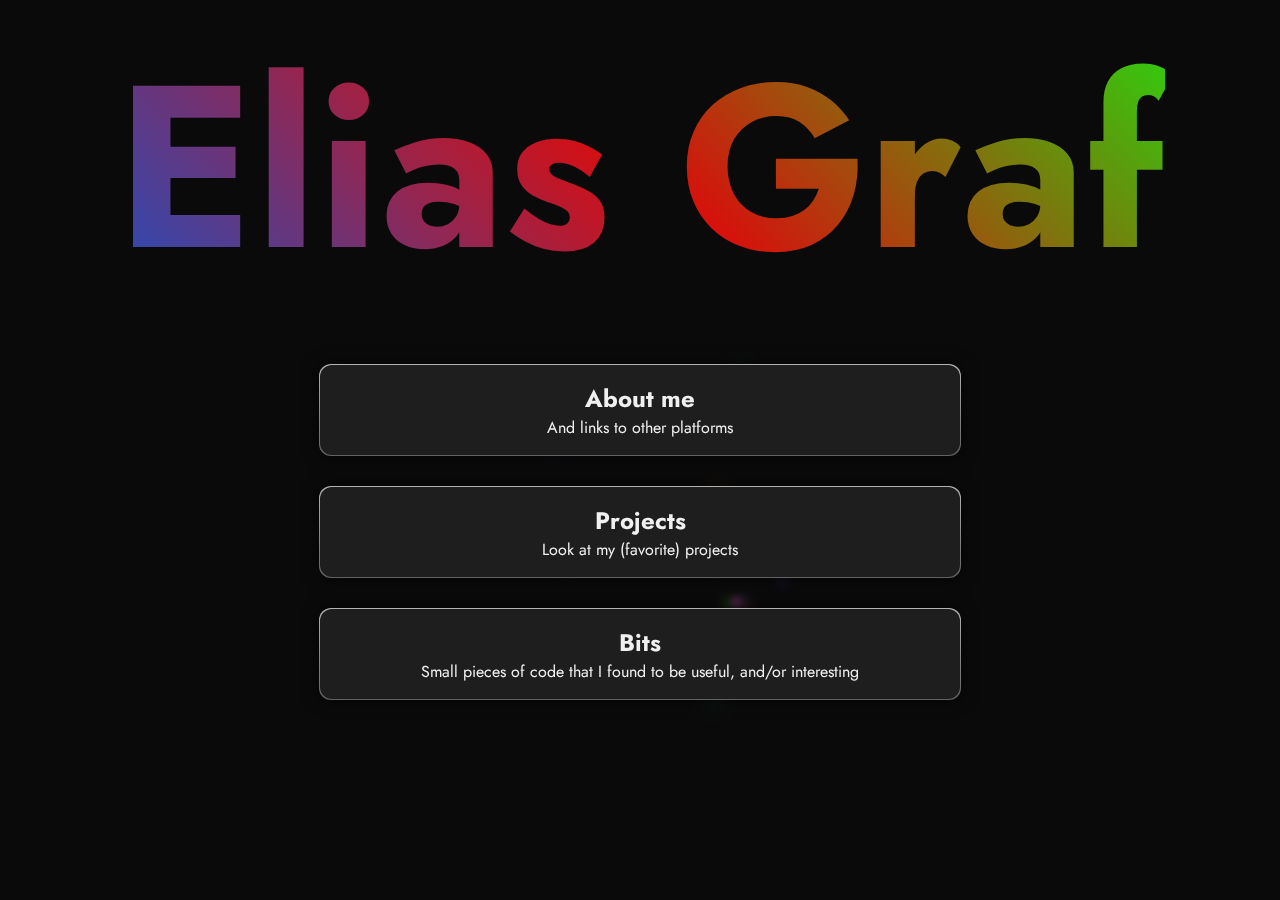
<file: index.html>
<!DOCTYPE html><html><head><meta charSet="utf-8"/><meta name="viewport" content="width=device-width"/><meta name="next-head-count" content="2"/><link rel="preload" href="/_next/static/css/32074231b39f5985.css" as="style"/><link rel="stylesheet" href="/_next/static/css/32074231b39f5985.css" data-n-g=""/><link rel="preload" href="/_next/static/css/1e8066c9b966dd54.css" as="style"/><link rel="stylesheet" href="/_next/static/css/1e8066c9b966dd54.css" data-n-p=""/><noscript data-n-css=""></noscript><script defer="" nomodule="" src="/_next/static/chunks/polyfills-0d1b80a048d4787e.js"></script><script src="/_next/static/chunks/webpack-c85490a6f758d8f5.js" defer=""></script><script src="/_next/static/chunks/framework-5f4595e5518b5600.js" defer=""></script><script src="/_next/static/chunks/main-959cc2ac3c742fb4.js" defer=""></script><script src="/_next/static/chunks/pages/_app-0108d277bc1d2dde.js" defer=""></script><script src="/_next/static/chunks/966-81c30368746b7ca8.js" defer=""></script><script src="/_next/static/chunks/pages/index-1b2ff216f659a6d9.js" defer=""></script><script src="/_next/static/D1EDpRoWhKezJobuFnpXv/_buildManifest.js" defer=""></script><script src="/_next/static/D1EDpRoWhKezJobuFnpXv/_ssgManifest.js" defer=""></script></head><body><div id="__next" data-reactroot=""><div class="index_dots___iFz_"></div><span class="index_myName___EPNX">Elias Graf</span><div class="index_links__l_Mhy"><a href="/about"><div class="panelWithBorder_panel__B6AGA index_panel__A1zAH"><h2>About me</h2>And links to other platforms</div></a><a href="/projects"><div class="panelWithBorder_panel__B6AGA index_panel__A1zAH"><h2>Projects</h2>Look at my (favorite) projects</div></a><a href="/bits"><div class="panelWithBorder_panel__B6AGA index_panel__A1zAH"><h2>Bits</h2>Small pieces of code that I found to be useful, and/or interesting</div></a></div></div><script id="__NEXT_DATA__" type="application/json">{"props":{"pageProps":{}},"page":"/","query":{},"buildId":"D1EDpRoWhKezJobuFnpXv","nextExport":true,"autoExport":true,"isFallback":false,"scriptLoader":[]}</script></body></html>
</file>
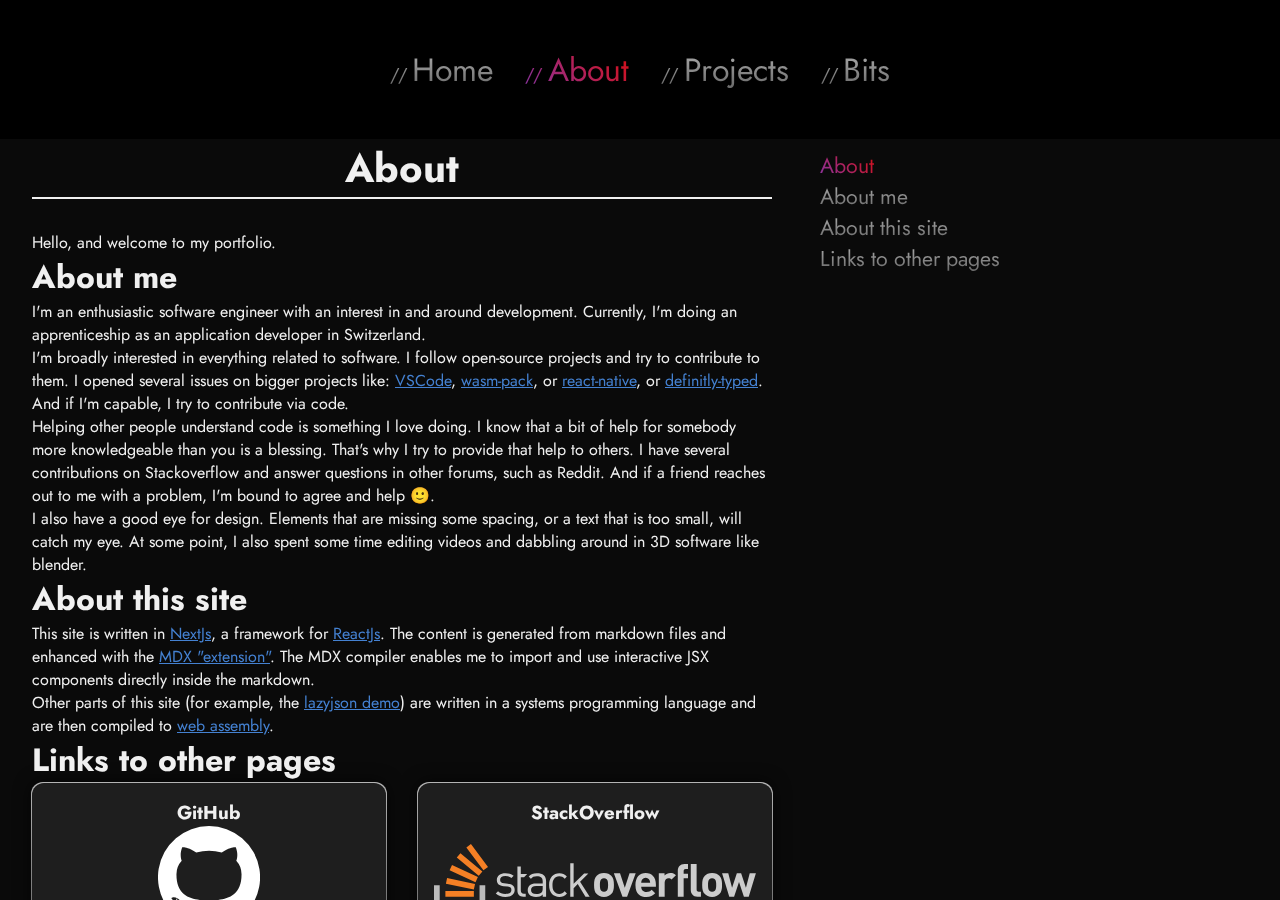
<file: about.html>
<!DOCTYPE html><html><head><meta charSet="utf-8"/><meta name="viewport" content="width=device-width"/><meta name="next-head-count" content="2"/><link rel="preload" href="/_next/static/css/32074231b39f5985.css" as="style"/><link rel="stylesheet" href="/_next/static/css/32074231b39f5985.css" data-n-g=""/><link rel="preload" href="/_next/static/css/7204053a825cb868.css" as="style"/><link rel="stylesheet" href="/_next/static/css/7204053a825cb868.css" data-n-p=""/><noscript data-n-css=""></noscript><script defer="" nomodule="" src="/_next/static/chunks/polyfills-0d1b80a048d4787e.js"></script><script src="/_next/static/chunks/webpack-c85490a6f758d8f5.js" defer=""></script><script src="/_next/static/chunks/framework-5f4595e5518b5600.js" defer=""></script><script src="/_next/static/chunks/main-959cc2ac3c742fb4.js" defer=""></script><script src="/_next/static/chunks/pages/_app-0108d277bc1d2dde.js" defer=""></script><script src="/_next/static/chunks/966-81c30368746b7ca8.js" defer=""></script><script src="/_next/static/chunks/535-001c31a50f7a8903.js" defer=""></script><script src="/_next/static/chunks/pages/about-9e4a88ced9619e22.js" defer=""></script><script src="/_next/static/D1EDpRoWhKezJobuFnpXv/_buildManifest.js" defer=""></script><script src="/_next/static/D1EDpRoWhKezJobuFnpXv/_ssgManifest.js" defer=""></script></head><body><div id="__next" data-reactroot=""><div class="navBarLayout_navToggleContainer__xXt3m"><span class="navBarLayout_navToggle__5l697"><span></span><span></span><span></span></span></div><nav class="navBarLayout_nav__yApjk" data-open="false"><a class="" href="/">Home</a><a class="navBarLayout_active__WaOWi" href="/about">About</a><a class="" href="/projects">Projects</a><a class="" href="/bits">Bits</a></nav><div class="navBarLayout_contentOverlay__TpWkB"></div><main><div class="tableOfContentsLayout_container__EzUwh"><div class="tableOfContentsLayout_content__KYkIj"><h1 class="mdxPageLayout_title__J15LR">About</h1><p>Hello, and welcome to my portfolio.</p>
<h1 id="about-me">About me</h1>
<p>I&#x27;m an enthusiastic software engineer with an interest in and around development. Currently, I&#x27;m doing an apprenticeship as an application developer in Switzerland.</p>
<p>I&#x27;m broadly interested in everything related to software. I follow open-source projects and try to contribute to them. I opened several issues on bigger projects like: <a href="https://github.com/Microsoft/vscode">VSCode</a>, <a href="https://github.com/rustwasm/wasm-pack">wasm-pack</a>, or <a href="https://github.com/facebook/react-native">react-native</a>, or <a href="https://github.com/DefinitelyTyped/DefinitelyTyped">definitly-typed</a>. And if I&#x27;m capable, I try to contribute via code.</p>
<p>Helping other people understand code is something I love doing. I know that a bit of help for somebody more knowledgeable than you is a blessing. That&#x27;s why I try to provide that help to others. I have several contributions on Stackoverflow and answer questions in other forums, such as Reddit. And if a friend reaches out to me with a problem, I&#x27;m bound to agree and help 🙂.</p>
<p>I also have a good eye for design. Elements that are missing some spacing, or a text that is too small, will catch my eye. At some point, I also spent some time editing videos and dabbling around in 3D software like blender.</p>
<h1 id="about-this-site">About this site</h1>
<p>This site is written in <a href="https://nextjs.org">NextJs</a>, a framework for <a href="https://reactjs.org">ReactJs</a>. The content is generated from markdown files and enhanced with the <a href="https://mdxjs.com">MDX &quot;extension&quot;</a>. The MDX compiler enables me to import and use interactive JSX components directly inside the markdown.</p>
<p>Other parts of this site (for example, the <a href="/demos/lazyjson">lazyjson demo</a>) are written in a systems programming language and are then compiled to <a href="https://webassembly.org">web assembly</a>.</p>
<h1 id="links-to-other-pages">Links to other pages</h1>
<div class="about_linksToOtherPages__G4aXQ"><a href="https://github.com/Elias-Graf"><div class="panelWithBorder_panel__B6AGA about_linkToOtherPage__Mjg2L"><h3 id="github">GitHub</h3><img src="/images/github.svg" alt="github logo" height="100"/></div></a><a href="https://stackoverflow.com/users/10315665/elias"><div class="panelWithBorder_panel__B6AGA about_linkToOtherPage__Mjg2L"><h3 id="stackoverflow">StackOverflow</h3><img src="/images/stackoverflow.svg" alt="StackOverflow logo" width="100%" height="100"/></div></a></div></div><nav class="tableOfContentsLayout_toc__ZjzLh" aria-label="Table of contents"><ul class="tableOfContents_list__b8d6s"></ul></nav></div></main></div><script id="__NEXT_DATA__" type="application/json">{"props":{"pageProps":{}},"page":"/about","query":{},"buildId":"D1EDpRoWhKezJobuFnpXv","nextExport":true,"autoExport":true,"isFallback":false,"scriptLoader":[]}</script></body></html>
</file>
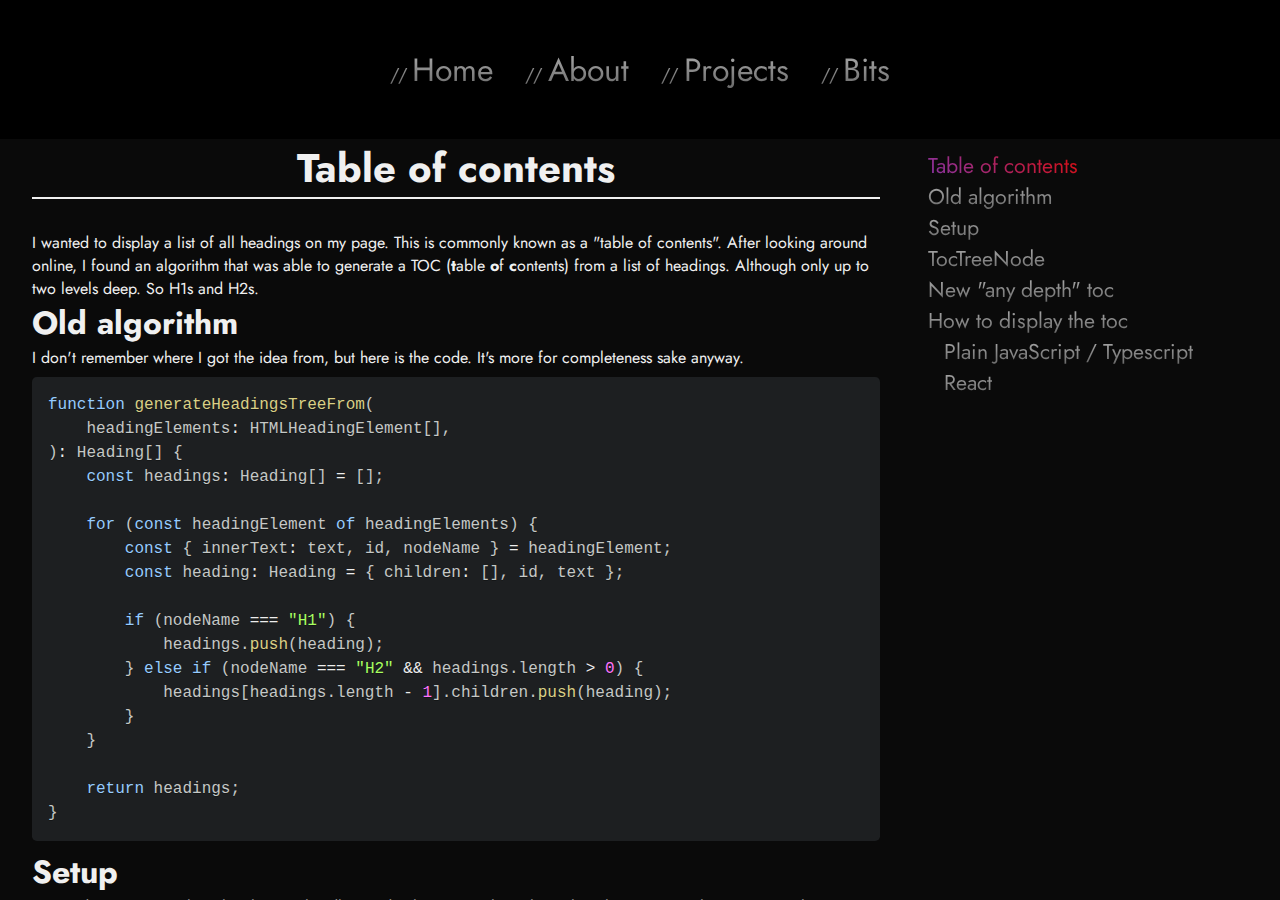
<file: bits/toc.html>
<!DOCTYPE html><html><head><meta charSet="utf-8"/><meta name="viewport" content="width=device-width"/><meta name="next-head-count" content="2"/><link rel="preload" href="/_next/static/css/32074231b39f5985.css" as="style"/><link rel="stylesheet" href="/_next/static/css/32074231b39f5985.css" data-n-g=""/><link rel="preload" href="/_next/static/css/294282ed427225bc.css" as="style"/><link rel="stylesheet" href="/_next/static/css/294282ed427225bc.css" data-n-p=""/><noscript data-n-css=""></noscript><script defer="" nomodule="" src="/_next/static/chunks/polyfills-0d1b80a048d4787e.js"></script><script src="/_next/static/chunks/webpack-c85490a6f758d8f5.js" defer=""></script><script src="/_next/static/chunks/framework-5f4595e5518b5600.js" defer=""></script><script src="/_next/static/chunks/main-959cc2ac3c742fb4.js" defer=""></script><script src="/_next/static/chunks/pages/_app-0108d277bc1d2dde.js" defer=""></script><script src="/_next/static/chunks/966-81c30368746b7ca8.js" defer=""></script><script src="/_next/static/chunks/535-001c31a50f7a8903.js" defer=""></script><script src="/_next/static/chunks/pages/bits/toc-08b4cf87e6695c12.js" defer=""></script><script src="/_next/static/D1EDpRoWhKezJobuFnpXv/_buildManifest.js" defer=""></script><script src="/_next/static/D1EDpRoWhKezJobuFnpXv/_ssgManifest.js" defer=""></script></head><body><div id="__next" data-reactroot=""><div class="navBarLayout_navToggleContainer__xXt3m"><span class="navBarLayout_navToggle__5l697"><span></span><span></span><span></span></span></div><nav class="navBarLayout_nav__yApjk" data-open="false"><a class="" href="/">Home</a><a class="" href="/about">About</a><a class="" href="/projects">Projects</a><a class="" href="/bits">Bits</a></nav><div class="navBarLayout_contentOverlay__TpWkB"></div><main><div class="tableOfContentsLayout_container__EzUwh"><div class="tableOfContentsLayout_content__KYkIj"><h1 class="mdxPageLayout_title__J15LR">Table of contents</h1><p>I wanted to display a list of all headings on my page. This is commonly known as a &quot;table of contents&quot;.
After looking around online, I found an algorithm that was able to generate a TOC (<strong>t</strong>able <strong>o</strong>f <strong>c</strong>ontents) from a list of headings. Although only up to two levels deep. So H1s and H2s.</p>
<h1 id="old-algorithm">Old algorithm</h1>
<p>I don&#x27;t remember where I got the idea from, but here is the code. It&#x27;s more for completeness sake anyway.</p>
<pre><pre style="color:#c5c8c6;text-shadow:0 1px rgba(0, 0, 0, 0.3);font-family:Inconsolata, Monaco, Consolas, &#x27;Courier New&#x27;, Courier, monospace;direction:ltr;text-align:left;white-space:pre;word-spacing:normal;word-break:normal;line-height:1.5;-moz-tab-size:4;-o-tab-size:4;tab-size:4;-webkit-hyphens:none;-moz-hyphens:none;-ms-hyphens:none;hyphens:none;padding:1em;margin:.5em 0;overflow:auto;border-radius:0.3em;background:#1d1f21"><code class="language-typescript" style="color:#c5c8c6;text-shadow:0 1px rgba(0, 0, 0, 0.3);font-family:Inconsolata, Monaco, Consolas, &#x27;Courier New&#x27;, Courier, monospace;direction:ltr;text-align:left;white-space:pre;word-spacing:normal;word-break:normal;line-height:1.5;-moz-tab-size:4;-o-tab-size:4;tab-size:4;-webkit-hyphens:none;-moz-hyphens:none;-ms-hyphens:none;hyphens:none"><span class="token" style="color:#96CBFE">function</span><span> </span><span class="token" style="color:#DAD085">generateHeadingsTreeFrom</span><span class="token" style="color:#c5c8c6">(</span><span>
</span><span>    headingElements</span><span class="token" style="color:#EDEDED">:</span><span> </span><span class="token maybe-class-name">HTMLHeadingElement</span><span class="token" style="color:#c5c8c6">[</span><span class="token" style="color:#c5c8c6">]</span><span class="token" style="color:#c5c8c6">,</span><span>
</span><span></span><span class="token" style="color:#c5c8c6">)</span><span class="token" style="color:#EDEDED">:</span><span> </span><span class="token maybe-class-name">Heading</span><span class="token" style="color:#c5c8c6">[</span><span class="token" style="color:#c5c8c6">]</span><span> </span><span class="token" style="color:#c5c8c6">{</span><span>
</span><span>    </span><span class="token" style="color:#96CBFE">const</span><span> headings</span><span class="token" style="color:#EDEDED">:</span><span> </span><span class="token maybe-class-name">Heading</span><span class="token" style="color:#c5c8c6">[</span><span class="token" style="color:#c5c8c6">]</span><span> </span><span class="token" style="color:#EDEDED">=</span><span> </span><span class="token" style="color:#c5c8c6">[</span><span class="token" style="color:#c5c8c6">]</span><span class="token" style="color:#c5c8c6">;</span><span>
</span>
<span>    </span><span class="token control-flow" style="color:#96CBFE">for</span><span> </span><span class="token" style="color:#c5c8c6">(</span><span class="token" style="color:#96CBFE">const</span><span> headingElement </span><span class="token" style="color:#96CBFE">of</span><span> headingElements</span><span class="token" style="color:#c5c8c6">)</span><span> </span><span class="token" style="color:#c5c8c6">{</span><span>
</span><span>        </span><span class="token" style="color:#96CBFE">const</span><span> </span><span class="token" style="color:#c5c8c6">{</span><span> innerText</span><span class="token" style="color:#EDEDED">:</span><span> text</span><span class="token" style="color:#c5c8c6">,</span><span> id</span><span class="token" style="color:#c5c8c6">,</span><span> nodeName </span><span class="token" style="color:#c5c8c6">}</span><span> </span><span class="token" style="color:#EDEDED">=</span><span> headingElement</span><span class="token" style="color:#c5c8c6">;</span><span>
</span><span>        </span><span class="token" style="color:#96CBFE">const</span><span> heading</span><span class="token" style="color:#EDEDED">:</span><span> </span><span class="token maybe-class-name">Heading</span><span> </span><span class="token" style="color:#EDEDED">=</span><span> </span><span class="token" style="color:#c5c8c6">{</span><span> children</span><span class="token" style="color:#EDEDED">:</span><span> </span><span class="token" style="color:#c5c8c6">[</span><span class="token" style="color:#c5c8c6">]</span><span class="token" style="color:#c5c8c6">,</span><span> id</span><span class="token" style="color:#c5c8c6">,</span><span> text </span><span class="token" style="color:#c5c8c6">}</span><span class="token" style="color:#c5c8c6">;</span><span>
</span>
<span>        </span><span class="token control-flow" style="color:#96CBFE">if</span><span> </span><span class="token" style="color:#c5c8c6">(</span><span>nodeName </span><span class="token" style="color:#EDEDED">===</span><span> </span><span class="token" style="color:#A8FF60">&quot;H1&quot;</span><span class="token" style="color:#c5c8c6">)</span><span> </span><span class="token" style="color:#c5c8c6">{</span><span>
</span><span>            headings</span><span class="token" style="color:#c5c8c6">.</span><span class="token method property-access" style="color:#DAD085">push</span><span class="token" style="color:#c5c8c6">(</span><span>heading</span><span class="token" style="color:#c5c8c6">)</span><span class="token" style="color:#c5c8c6">;</span><span>
</span><span>        </span><span class="token" style="color:#c5c8c6">}</span><span> </span><span class="token control-flow" style="color:#96CBFE">else</span><span> </span><span class="token control-flow" style="color:#96CBFE">if</span><span> </span><span class="token" style="color:#c5c8c6">(</span><span>nodeName </span><span class="token" style="color:#EDEDED">===</span><span> </span><span class="token" style="color:#A8FF60">&quot;H2&quot;</span><span> </span><span class="token" style="color:#EDEDED">&amp;&amp;</span><span> headings</span><span class="token" style="color:#c5c8c6">.</span><span class="token property-access">length</span><span> </span><span class="token" style="color:#EDEDED">&gt;</span><span> </span><span class="token" style="color:#FF73FD">0</span><span class="token" style="color:#c5c8c6">)</span><span> </span><span class="token" style="color:#c5c8c6">{</span><span>
</span><span>            headings</span><span class="token" style="color:#c5c8c6">[</span><span>headings</span><span class="token" style="color:#c5c8c6">.</span><span class="token property-access">length</span><span> </span><span class="token" style="color:#EDEDED">-</span><span> </span><span class="token" style="color:#FF73FD">1</span><span class="token" style="color:#c5c8c6">]</span><span class="token" style="color:#c5c8c6">.</span><span class="token property-access">children</span><span class="token" style="color:#c5c8c6">.</span><span class="token method property-access" style="color:#DAD085">push</span><span class="token" style="color:#c5c8c6">(</span><span>heading</span><span class="token" style="color:#c5c8c6">)</span><span class="token" style="color:#c5c8c6">;</span><span>
</span><span>        </span><span class="token" style="color:#c5c8c6">}</span><span>
</span><span>    </span><span class="token" style="color:#c5c8c6">}</span><span>
</span>
<span>    </span><span class="token control-flow" style="color:#96CBFE">return</span><span> headings</span><span class="token" style="color:#c5c8c6">;</span><span>
</span><span></span><span class="token" style="color:#c5c8c6">}</span><span>
</span></code></pre></pre>
<h1 id="setup">Setup</h1>
<p>I wanted to create an algorithm that can handle any depth. Let&#x27;s go through my thought process on how to create this.</p>
<p>First, this is the code I use to get my heading elements:</p>
<pre><pre style="color:#c5c8c6;text-shadow:0 1px rgba(0, 0, 0, 0.3);font-family:Inconsolata, Monaco, Consolas, &#x27;Courier New&#x27;, Courier, monospace;direction:ltr;text-align:left;white-space:pre;word-spacing:normal;word-break:normal;line-height:1.5;-moz-tab-size:4;-o-tab-size:4;tab-size:4;-webkit-hyphens:none;-moz-hyphens:none;-ms-hyphens:none;hyphens:none;padding:1em;margin:.5em 0;overflow:auto;border-radius:0.3em;background:#1d1f21"><code class="language-typescript" style="color:#c5c8c6;text-shadow:0 1px rgba(0, 0, 0, 0.3);font-family:Inconsolata, Monaco, Consolas, &#x27;Courier New&#x27;, Courier, monospace;direction:ltr;text-align:left;white-space:pre;word-spacing:normal;word-break:normal;line-height:1.5;-moz-tab-size:4;-o-tab-size:4;tab-size:4;-webkit-hyphens:none;-moz-hyphens:none;-ms-hyphens:none;hyphens:none"><span class="token" style="color:#96CBFE">const</span><span> headings </span><span class="token" style="color:#EDEDED">=</span><span> </span><span class="token known-class-name" style="color:#FFFFB6;text-decoration:underline">Array</span><span class="token" style="color:#c5c8c6">.</span><span class="token module" style="color:#96CBFE">from</span><span class="token" style="color:#c5c8c6">(</span><span>
</span><span>    </span><span class="token dom" style="color:#C6C5FE">document</span><span class="token" style="color:#c5c8c6">.</span><span class="token method property-access" style="color:#DAD085">querySelectorAll</span><span class="token" style="color:#c5c8c6">(</span><span class="token" style="color:#A8FF60">&quot;h1, h2, h3, h4, h5, h6&quot;</span><span class="token" style="color:#c5c8c6">)</span><span class="token" style="color:#c5c8c6">,</span><span>
</span><span></span><span class="token" style="color:#c5c8c6">)</span><span> </span><span class="token module" style="color:#96CBFE">as</span><span> </span><span class="token maybe-class-name">HTMLHeadingElement</span><span class="token" style="color:#c5c8c6">[</span><span class="token" style="color:#c5c8c6">]</span><span class="token" style="color:#c5c8c6">;</span><span> </span><span class="token" style="color:#7C7C7C">// I&#x27;m using typescript btw :)</span><span>
</span>
<span></span><span class="token" style="color:#96CBFE">const</span><span> tocTree </span><span class="token" style="color:#EDEDED">=</span><span> </span><span class="token" style="color:#DAD085">createTocTreeFrom</span><span class="token" style="color:#c5c8c6">(</span><span>headings</span><span class="token" style="color:#c5c8c6">)</span><span class="token" style="color:#c5c8c6">;</span><span> </span><span class="token" style="color:#7C7C7C">// This is the function to implement.</span><span>
</span></code></pre></pre>
<h1 id="toctreenode"><code>TocTreeNode</code></h1>
<p>Here is the <code>TocTreeNode</code> definition:</p>
<pre><pre style="color:#c5c8c6;text-shadow:0 1px rgba(0, 0, 0, 0.3);font-family:Inconsolata, Monaco, Consolas, &#x27;Courier New&#x27;, Courier, monospace;direction:ltr;text-align:left;white-space:pre;word-spacing:normal;word-break:normal;line-height:1.5;-moz-tab-size:4;-o-tab-size:4;tab-size:4;-webkit-hyphens:none;-moz-hyphens:none;-ms-hyphens:none;hyphens:none;padding:1em;margin:.5em 0;overflow:auto;border-radius:0.3em;background:#1d1f21"><code class="language-typescript" style="color:#c5c8c6;text-shadow:0 1px rgba(0, 0, 0, 0.3);font-family:Inconsolata, Monaco, Consolas, &#x27;Courier New&#x27;, Courier, monospace;direction:ltr;text-align:left;white-space:pre;word-spacing:normal;word-break:normal;line-height:1.5;-moz-tab-size:4;-o-tab-size:4;tab-size:4;-webkit-hyphens:none;-moz-hyphens:none;-ms-hyphens:none;hyphens:none"><span class="token" style="color:#96CBFE">interface</span><span> </span><span class="token maybe-class-name" style="color:#FFFFB6;text-decoration:underline">TocTreeNode</span><span> </span><span class="token" style="color:#c5c8c6">{</span><span>
</span><span>    text</span><span class="token" style="color:#EDEDED">:</span><span> </span><span class="token" style="color:#A8FF60">string</span><span class="token" style="color:#c5c8c6">;</span><span>
</span><span>    children</span><span class="token" style="color:#EDEDED">:</span><span> </span><span class="token maybe-class-name">TocTreeNode</span><span class="token" style="color:#c5c8c6">[</span><span class="token" style="color:#c5c8c6">]</span><span class="token" style="color:#c5c8c6">;</span><span>
</span><span></span><span class="token" style="color:#c5c8c6">}</span><span>
</span></code></pre></pre>
<h1 id="new-any-depth-toc">New &quot;any depth&quot; toc</h1>
<pre><pre style="color:#c5c8c6;text-shadow:0 1px rgba(0, 0, 0, 0.3);font-family:Inconsolata, Monaco, Consolas, &#x27;Courier New&#x27;, Courier, monospace;direction:ltr;text-align:left;white-space:pre;word-spacing:normal;word-break:normal;line-height:1.5;-moz-tab-size:4;-o-tab-size:4;tab-size:4;-webkit-hyphens:none;-moz-hyphens:none;-ms-hyphens:none;hyphens:none;padding:1em;margin:.5em 0;overflow:auto;border-radius:0.3em;background:#1d1f21"><code class="language-typescript" style="color:#c5c8c6;text-shadow:0 1px rgba(0, 0, 0, 0.3);font-family:Inconsolata, Monaco, Consolas, &#x27;Courier New&#x27;, Courier, monospace;direction:ltr;text-align:left;white-space:pre;word-spacing:normal;word-break:normal;line-height:1.5;-moz-tab-size:4;-o-tab-size:4;tab-size:4;-webkit-hyphens:none;-moz-hyphens:none;-ms-hyphens:none;hyphens:none"><span class="token" style="color:#96CBFE">function</span><span> </span><span class="token" style="color:#DAD085">createTocTreeFrom</span><span class="token" style="color:#c5c8c6">(</span><span>headings</span><span class="token" style="color:#EDEDED">:</span><span> </span><span class="token maybe-class-name">HTMLHeadingElement</span><span class="token" style="color:#c5c8c6">[</span><span class="token" style="color:#c5c8c6">]</span><span class="token" style="color:#c5c8c6">)</span><span class="token" style="color:#EDEDED">:</span><span> </span><span class="token maybe-class-name">TocTreeNode</span><span class="token" style="color:#c5c8c6">[</span><span class="token" style="color:#c5c8c6">]</span><span> </span><span class="token" style="color:#c5c8c6">{</span><span>
</span><span>    </span><span class="token" style="color:#96CBFE">const</span><span> nodes</span><span class="token" style="color:#EDEDED">:</span><span> </span><span class="token maybe-class-name">TocTreeNode</span><span class="token" style="color:#c5c8c6">[</span><span class="token" style="color:#c5c8c6">]</span><span> </span><span class="token" style="color:#EDEDED">=</span><span> </span><span class="token" style="color:#c5c8c6">[</span><span class="token" style="color:#c5c8c6">]</span><span class="token" style="color:#c5c8c6">;</span><span>
</span>
<span>    </span><span class="token control-flow" style="color:#96CBFE">for</span><span> </span><span class="token" style="color:#c5c8c6">(</span><span class="token" style="color:#96CBFE">const</span><span> </span><span class="token" style="color:#c5c8c6">{</span><span> tagName</span><span class="token" style="color:#c5c8c6">,</span><span> innerText</span><span class="token" style="color:#EDEDED">:</span><span> text </span><span class="token" style="color:#c5c8c6">}</span><span> </span><span class="token" style="color:#96CBFE">of</span><span> headings</span><span class="token" style="color:#c5c8c6">)</span><span> </span><span class="token" style="color:#c5c8c6">{</span><span>
</span><span>        </span><span class="token" style="color:#96CBFE">const</span><span> matches </span><span class="token" style="color:#EDEDED">=</span><span> </span><span class="token" style="color:#99CC99">HEADING_TAG_REGEX</span><span class="token" style="color:#c5c8c6">.</span><span class="token method property-access" style="color:#DAD085">exec</span><span class="token" style="color:#c5c8c6">(</span><span>tagName</span><span class="token" style="color:#c5c8c6">)</span><span class="token" style="color:#c5c8c6">;</span><span>
</span>
<span>        </span><span class="token control-flow" style="color:#96CBFE">if</span><span> </span><span class="token" style="color:#c5c8c6">(</span><span class="token" style="color:#EDEDED">!</span><span>matches</span><span class="token" style="color:#c5c8c6">)</span><span> </span><span class="token" style="color:#c5c8c6">{</span><span>
</span><span>            </span><span class="token control-flow" style="color:#96CBFE">continue</span><span class="token" style="color:#c5c8c6">;</span><span>
</span><span>        </span><span class="token" style="color:#c5c8c6">}</span><span>
</span>
<span>        </span><span class="token" style="color:#96CBFE">const</span><span> headingLvl </span><span class="token" style="color:#EDEDED">=</span><span> </span><span class="token" style="color:#DAD085">parseInt</span><span class="token" style="color:#c5c8c6">(</span><span>matches</span><span class="token" style="color:#c5c8c6">[</span><span class="token" style="color:#FF73FD">1</span><span class="token" style="color:#c5c8c6">]</span><span class="token" style="color:#c5c8c6">)</span><span class="token" style="color:#c5c8c6">;</span><span>
</span>
<span>        </span><span class="token control-flow" style="color:#96CBFE">if</span><span> </span><span class="token" style="color:#c5c8c6">(</span><span>headingLvl </span><span class="token" style="color:#EDEDED">!==</span><span> </span><span class="token" style="color:#FF73FD">1</span><span class="token" style="color:#c5c8c6">)</span><span> </span><span class="token" style="color:#c5c8c6">{</span><span>
</span><span>            </span><span class="token control-flow" style="color:#96CBFE">continue</span><span class="token" style="color:#c5c8c6">;</span><span>
</span><span>        </span><span class="token" style="color:#c5c8c6">}</span><span>
</span>
<span>        nodes</span><span class="token" style="color:#c5c8c6">.</span><span class="token method property-access" style="color:#DAD085">push</span><span class="token" style="color:#c5c8c6">(</span><span class="token" style="color:#c5c8c6">{</span><span> children</span><span class="token" style="color:#EDEDED">:</span><span> </span><span class="token" style="color:#c5c8c6">[</span><span class="token" style="color:#c5c8c6">]</span><span class="token" style="color:#c5c8c6">,</span><span> text </span><span class="token" style="color:#c5c8c6">}</span><span class="token" style="color:#c5c8c6">)</span><span class="token" style="color:#c5c8c6">;</span><span>
</span><span>    </span><span class="token" style="color:#c5c8c6">}</span><span>
</span>
<span>    </span><span class="token control-flow" style="color:#96CBFE">return</span><span> nodes</span><span class="token" style="color:#c5c8c6">;</span><span>
</span><span></span><span class="token" style="color:#c5c8c6">}</span><span>
</span></code></pre></pre>
<p>The code above returns a simple list of all H1 elements.
So let&#x27;s step it up a notch. First, add an additional parameter <code>desiredLvl</code>,  so what we look for can be customized.</p>
<pre><pre style="color:#c5c8c6;text-shadow:0 1px rgba(0, 0, 0, 0.3);font-family:Inconsolata, Monaco, Consolas, &#x27;Courier New&#x27;, Courier, monospace;direction:ltr;text-align:left;white-space:pre;word-spacing:normal;word-break:normal;line-height:1.5;-moz-tab-size:4;-o-tab-size:4;tab-size:4;-webkit-hyphens:none;-moz-hyphens:none;-ms-hyphens:none;hyphens:none;padding:1em;margin:.5em 0;overflow:auto;border-radius:0.3em;background:#1d1f21"><code class="language-typescript" style="color:#c5c8c6;text-shadow:0 1px rgba(0, 0, 0, 0.3);font-family:Inconsolata, Monaco, Consolas, &#x27;Courier New&#x27;, Courier, monospace;direction:ltr;text-align:left;white-space:pre;word-spacing:normal;word-break:normal;line-height:1.5;-moz-tab-size:4;-o-tab-size:4;tab-size:4;-webkit-hyphens:none;-moz-hyphens:none;-ms-hyphens:none;hyphens:none"><span class="token" style="color:#96CBFE">function</span><span> </span><span class="token" style="color:#DAD085">createTocTreeFrom</span><span class="token" style="color:#c5c8c6">(</span><span>
</span><span>    headings</span><span class="token" style="color:#EDEDED">:</span><span> </span><span class="token maybe-class-name">HTMLHeadingElement</span><span class="token" style="color:#c5c8c6">[</span><span class="token" style="color:#c5c8c6">]</span><span class="token" style="color:#c5c8c6">,</span><span>
</span><span>    desiredLvl</span><span class="token" style="color:#EDEDED">:</span><span> </span><span class="token" style="color:#A8FF60">number</span><span class="token" style="color:#c5c8c6">,</span><span>
</span><span></span><span class="token" style="color:#c5c8c6">)</span><span class="token" style="color:#EDEDED">:</span><span> </span><span class="token maybe-class-name">TocTreeNode</span><span class="token" style="color:#c5c8c6">[</span><span class="token" style="color:#c5c8c6">]</span><span> </span><span class="token" style="color:#c5c8c6">{</span><span>
</span><span>    </span><span class="token" style="color:#7C7C7C">// ....</span><span>
</span>
<span>    </span><span class="token control-flow" style="color:#96CBFE">if</span><span> </span><span class="token" style="color:#c5c8c6">(</span><span>headingLvl </span><span class="token" style="color:#EDEDED">!==</span><span> desiredLvl</span><span class="token" style="color:#c5c8c6">)</span><span> </span><span class="token" style="color:#c5c8c6">{</span><span>
</span><span>        </span><span class="token control-flow" style="color:#96CBFE">continue</span><span class="token" style="color:#c5c8c6">;</span><span>
</span><span>    </span><span class="token" style="color:#c5c8c6">}</span><span>
</span>
<span>    </span><span class="token" style="color:#7C7C7C">// ...</span><span>
</span><span></span><span class="token" style="color:#c5c8c6">}</span><span>
</span></code></pre></pre>
<p>Let&#x27;s add depth to it, by actually providing something for the <code>children</code> attribute.  For now, let&#x27;s just call the function recursively, but one level deeper, so <code>desiredLvl + 1</code>. We also want to not include previous elements, as otherwise, we would loop indefinitely.</p>
<pre><pre style="color:#c5c8c6;text-shadow:0 1px rgba(0, 0, 0, 0.3);font-family:Inconsolata, Monaco, Consolas, &#x27;Courier New&#x27;, Courier, monospace;direction:ltr;text-align:left;white-space:pre;word-spacing:normal;word-break:normal;line-height:1.5;-moz-tab-size:4;-o-tab-size:4;tab-size:4;-webkit-hyphens:none;-moz-hyphens:none;-ms-hyphens:none;hyphens:none;padding:1em;margin:.5em 0;overflow:auto;border-radius:0.3em;background:#1d1f21"><code class="language-typescript" style="color:#c5c8c6;text-shadow:0 1px rgba(0, 0, 0, 0.3);font-family:Inconsolata, Monaco, Consolas, &#x27;Courier New&#x27;, Courier, monospace;direction:ltr;text-align:left;white-space:pre;word-spacing:normal;word-break:normal;line-height:1.5;-moz-tab-size:4;-o-tab-size:4;tab-size:4;-webkit-hyphens:none;-moz-hyphens:none;-ms-hyphens:none;hyphens:none"><span class="token" style="color:#96CBFE">function</span><span> </span><span class="token" style="color:#DAD085">createTocTreeFrom</span><span class="token" style="color:#c5c8c6">(</span><span>
</span><span>    headings</span><span class="token" style="color:#EDEDED">:</span><span> </span><span class="token maybe-class-name">HTMLHeadingElement</span><span class="token" style="color:#c5c8c6">[</span><span class="token" style="color:#c5c8c6">]</span><span class="token" style="color:#c5c8c6">,</span><span>
</span><span>    desiredLvl</span><span class="token" style="color:#EDEDED">:</span><span> </span><span class="token" style="color:#A8FF60">number</span><span class="token" style="color:#c5c8c6">,</span><span>
</span><span></span><span class="token" style="color:#c5c8c6">)</span><span class="token" style="color:#EDEDED">:</span><span> </span><span class="token maybe-class-name">TocTreeNode</span><span class="token" style="color:#c5c8c6">[</span><span class="token" style="color:#c5c8c6">]</span><span> </span><span class="token" style="color:#c5c8c6">{</span><span>
</span><span>    </span><span class="token" style="color:#96CBFE">const</span><span> nodes</span><span class="token" style="color:#EDEDED">:</span><span> </span><span class="token maybe-class-name">TocTreeNode</span><span class="token" style="color:#c5c8c6">[</span><span class="token" style="color:#c5c8c6">]</span><span> </span><span class="token" style="color:#EDEDED">=</span><span> </span><span class="token" style="color:#c5c8c6">[</span><span class="token" style="color:#c5c8c6">]</span><span class="token" style="color:#c5c8c6">;</span><span>
</span>
<span>    </span><span class="token control-flow" style="color:#96CBFE">for</span><span> </span><span class="token" style="color:#c5c8c6">(</span><span class="token" style="color:#96CBFE">let</span><span> i </span><span class="token" style="color:#EDEDED">=</span><span> </span><span class="token" style="color:#FF73FD">0</span><span class="token" style="color:#c5c8c6">;</span><span> i </span><span class="token" style="color:#EDEDED">&lt;</span><span> headings</span><span class="token" style="color:#c5c8c6">.</span><span class="token property-access">length</span><span class="token" style="color:#c5c8c6">;</span><span> i</span><span class="token" style="color:#EDEDED">++</span><span class="token" style="color:#c5c8c6">)</span><span> </span><span class="token" style="color:#c5c8c6">{</span><span>
</span><span>        </span><span class="token" style="color:#96CBFE">const</span><span> </span><span class="token" style="color:#c5c8c6">{</span><span> tagName</span><span class="token" style="color:#c5c8c6">,</span><span> innerText</span><span class="token" style="color:#EDEDED">:</span><span> text </span><span class="token" style="color:#c5c8c6">}</span><span> </span><span class="token" style="color:#EDEDED">=</span><span> headings</span><span class="token" style="color:#c5c8c6">[</span><span>i</span><span class="token" style="color:#c5c8c6">]</span><span class="token" style="color:#c5c8c6">;</span><span>
</span><span>        </span><span class="token" style="color:#96CBFE">const</span><span> matches </span><span class="token" style="color:#EDEDED">=</span><span> </span><span class="token" style="color:#99CC99">HEADING_TAG_REGEX</span><span class="token" style="color:#c5c8c6">.</span><span class="token method property-access" style="color:#DAD085">exec</span><span class="token" style="color:#c5c8c6">(</span><span>tagName</span><span class="token" style="color:#c5c8c6">)</span><span class="token" style="color:#c5c8c6">;</span><span>
</span>
<span>        </span><span class="token control-flow" style="color:#96CBFE">if</span><span> </span><span class="token" style="color:#c5c8c6">(</span><span class="token" style="color:#EDEDED">!</span><span>matches</span><span class="token" style="color:#c5c8c6">)</span><span> </span><span class="token" style="color:#c5c8c6">{</span><span>
</span><span>            </span><span class="token control-flow" style="color:#96CBFE">continue</span><span class="token" style="color:#c5c8c6">;</span><span>
</span><span>        </span><span class="token" style="color:#c5c8c6">}</span><span>
</span>
<span>        </span><span class="token" style="color:#96CBFE">const</span><span> headingLvl </span><span class="token" style="color:#EDEDED">=</span><span> </span><span class="token" style="color:#DAD085">parseInt</span><span class="token" style="color:#c5c8c6">(</span><span>matches</span><span class="token" style="color:#c5c8c6">[</span><span class="token" style="color:#FF73FD">1</span><span class="token" style="color:#c5c8c6">]</span><span class="token" style="color:#c5c8c6">)</span><span class="token" style="color:#c5c8c6">;</span><span>
</span>
<span>        </span><span class="token control-flow" style="color:#96CBFE">if</span><span> </span><span class="token" style="color:#c5c8c6">(</span><span>headingLvl </span><span class="token" style="color:#EDEDED">!==</span><span> desiredLvl</span><span class="token" style="color:#c5c8c6">)</span><span> </span><span class="token" style="color:#c5c8c6">{</span><span>
</span><span>            </span><span class="token control-flow" style="color:#96CBFE">continue</span><span class="token" style="color:#c5c8c6">;</span><span>
</span><span>        </span><span class="token" style="color:#c5c8c6">}</span><span>
</span>
<span>        </span><span class="token" style="color:#96CBFE">const</span><span> children </span><span class="token" style="color:#EDEDED">=</span><span> </span><span class="token" style="color:#DAD085">createTocTreeFrom</span><span class="token" style="color:#c5c8c6">(</span><span>headings</span><span class="token" style="color:#c5c8c6">.</span><span class="token method property-access" style="color:#DAD085">slice</span><span class="token" style="color:#c5c8c6">(</span><span>i </span><span class="token" style="color:#EDEDED">+</span><span> </span><span class="token" style="color:#FF73FD">1</span><span class="token" style="color:#c5c8c6">)</span><span class="token" style="color:#c5c8c6">,</span><span> desiredLvl </span><span class="token" style="color:#EDEDED">+</span><span> </span><span class="token" style="color:#FF73FD">1</span><span class="token" style="color:#c5c8c6">)</span><span class="token" style="color:#c5c8c6">;</span><span>
</span>
<span>        nodes</span><span class="token" style="color:#c5c8c6">.</span><span class="token method property-access" style="color:#DAD085">push</span><span class="token" style="color:#c5c8c6">(</span><span class="token" style="color:#c5c8c6">{</span><span> children</span><span class="token" style="color:#c5c8c6">,</span><span> text </span><span class="token" style="color:#c5c8c6">}</span><span class="token" style="color:#c5c8c6">)</span><span class="token" style="color:#c5c8c6">;</span><span>
</span><span>    </span><span class="token" style="color:#c5c8c6">}</span><span>
</span>
<span>    </span><span class="token control-flow" style="color:#96CBFE">return</span><span> nodes</span><span class="token" style="color:#c5c8c6">;</span><span>
</span><span></span><span class="token" style="color:#c5c8c6">}</span><span>
</span></code></pre></pre>
<p>But this algorithm is flawed. Consider the following headings:</p>
<pre><pre style="color:#c5c8c6;text-shadow:0 1px rgba(0, 0, 0, 0.3);font-family:Inconsolata, Monaco, Consolas, &#x27;Courier New&#x27;, Courier, monospace;direction:ltr;text-align:left;white-space:pre;word-spacing:normal;word-break:normal;line-height:1.5;-moz-tab-size:4;-o-tab-size:4;tab-size:4;-webkit-hyphens:none;-moz-hyphens:none;-ms-hyphens:none;hyphens:none;padding:1em;margin:.5em 0;overflow:auto;border-radius:0.3em;background:#1d1f21"><code class="language-html" style="color:#c5c8c6;text-shadow:0 1px rgba(0, 0, 0, 0.3);font-family:Inconsolata, Monaco, Consolas, &#x27;Courier New&#x27;, Courier, monospace;direction:ltr;text-align:left;white-space:pre;word-spacing:normal;word-break:normal;line-height:1.5;-moz-tab-size:4;-o-tab-size:4;tab-size:4;-webkit-hyphens:none;-moz-hyphens:none;-ms-hyphens:none;hyphens:none"><span class="token" style="color:#c5c8c6">&lt;</span><span class="token" style="color:#96CBFE">h1</span><span class="token" style="color:#c5c8c6">&gt;</span><span>1</span><span class="token" style="color:#c5c8c6">&lt;/</span><span class="token" style="color:#96CBFE">h1</span><span class="token" style="color:#c5c8c6">&gt;</span><span>
</span><span></span><span class="token" style="color:#c5c8c6">&lt;</span><span class="token" style="color:#96CBFE">h2</span><span class="token" style="color:#c5c8c6">&gt;</span><span>1.1</span><span class="token" style="color:#c5c8c6">&lt;/</span><span class="token" style="color:#96CBFE">h2</span><span class="token" style="color:#c5c8c6">&gt;</span><span>
</span><span></span><span class="token" style="color:#c5c8c6">&lt;</span><span class="token" style="color:#96CBFE">h1</span><span class="token" style="color:#c5c8c6">&gt;</span><span>2</span><span class="token" style="color:#c5c8c6">&lt;/</span><span class="token" style="color:#96CBFE">h1</span><span class="token" style="color:#c5c8c6">&gt;</span><span>
</span><span></span><span class="token" style="color:#c5c8c6">&lt;</span><span class="token" style="color:#96CBFE">h2</span><span class="token" style="color:#c5c8c6">&gt;</span><span>2.1</span><span class="token" style="color:#c5c8c6">&lt;/</span><span class="token" style="color:#96CBFE">h2</span><span class="token" style="color:#c5c8c6">&gt;</span><span>
</span></code></pre></pre>
<p>The output would be:</p>
<pre><pre style="color:#c5c8c6;text-shadow:0 1px rgba(0, 0, 0, 0.3);font-family:Inconsolata, Monaco, Consolas, &#x27;Courier New&#x27;, Courier, monospace;direction:ltr;text-align:left;white-space:pre;word-spacing:normal;word-break:normal;line-height:1.5;-moz-tab-size:4;-o-tab-size:4;tab-size:4;-webkit-hyphens:none;-moz-hyphens:none;-ms-hyphens:none;hyphens:none;padding:1em;margin:.5em 0;overflow:auto;border-radius:0.3em;background:#1d1f21"><code class="language-text" style="color:#c5c8c6;text-shadow:0 1px rgba(0, 0, 0, 0.3);font-family:Inconsolata, Monaco, Consolas, &#x27;Courier New&#x27;, Courier, monospace;direction:ltr;text-align:left;white-space:pre;word-spacing:normal;word-break:normal;line-height:1.5;-moz-tab-size:4;-o-tab-size:4;tab-size:4;-webkit-hyphens:none;-moz-hyphens:none;-ms-hyphens:none;hyphens:none"><span>- 1
</span>  children:
<!-- -->    - 1.1
<!-- -->    - 2.1
<!-- -->- 2
<!-- -->  children:
<!-- -->    - 2.1
</code></pre></pre>
<p>As you can see, the heading <strong>2.1</strong> is listed under the heading <strong>1</strong>, which is quite incorrect. This happens because we never considered the hierarchy of the headings, and just added all smaller headings to the bigger ones.</p>
<p>Luckily, this is a relatively simple fix. Instead of just checking if the heading has the desired level and then adding it, we now also check if the heading is actually bigger than the current one. If it&#x27;s bigger, all the next elements are of no concern to us, so we can simply return from the function.</p>
<p>This final algorithm is:</p>
<pre><pre style="color:#c5c8c6;text-shadow:0 1px rgba(0, 0, 0, 0.3);font-family:Inconsolata, Monaco, Consolas, &#x27;Courier New&#x27;, Courier, monospace;direction:ltr;text-align:left;white-space:pre;word-spacing:normal;word-break:normal;line-height:1.5;-moz-tab-size:4;-o-tab-size:4;tab-size:4;-webkit-hyphens:none;-moz-hyphens:none;-ms-hyphens:none;hyphens:none;padding:1em;margin:.5em 0;overflow:auto;border-radius:0.3em;background:#1d1f21"><code class="language-typescript" style="color:#c5c8c6;text-shadow:0 1px rgba(0, 0, 0, 0.3);font-family:Inconsolata, Monaco, Consolas, &#x27;Courier New&#x27;, Courier, monospace;direction:ltr;text-align:left;white-space:pre;word-spacing:normal;word-break:normal;line-height:1.5;-moz-tab-size:4;-o-tab-size:4;tab-size:4;-webkit-hyphens:none;-moz-hyphens:none;-ms-hyphens:none;hyphens:none"><span class="token" style="color:#96CBFE">function</span><span> </span><span class="token" style="color:#DAD085">createTocTreeFrom</span><span class="token" style="color:#c5c8c6">(</span><span>
</span><span>    headings</span><span class="token" style="color:#EDEDED">:</span><span> </span><span class="token maybe-class-name">HTMLHeadingElement</span><span class="token" style="color:#c5c8c6">[</span><span class="token" style="color:#c5c8c6">]</span><span class="token" style="color:#c5c8c6">,</span><span>
</span><span>    desiredLvl</span><span class="token" style="color:#EDEDED">:</span><span> </span><span class="token" style="color:#A8FF60">number</span><span class="token" style="color:#c5c8c6">,</span><span>
</span><span></span><span class="token" style="color:#c5c8c6">)</span><span class="token" style="color:#EDEDED">:</span><span> </span><span class="token maybe-class-name">TocTreeNode</span><span class="token" style="color:#c5c8c6">[</span><span class="token" style="color:#c5c8c6">]</span><span> </span><span class="token" style="color:#c5c8c6">{</span><span>
</span><span>    </span><span class="token" style="color:#96CBFE">const</span><span> nodes</span><span class="token" style="color:#EDEDED">:</span><span> </span><span class="token maybe-class-name">TocTreeNode</span><span class="token" style="color:#c5c8c6">[</span><span class="token" style="color:#c5c8c6">]</span><span> </span><span class="token" style="color:#EDEDED">=</span><span> </span><span class="token" style="color:#c5c8c6">[</span><span class="token" style="color:#c5c8c6">]</span><span class="token" style="color:#c5c8c6">;</span><span>
</span>
<span>    </span><span class="token control-flow" style="color:#96CBFE">for</span><span> </span><span class="token" style="color:#c5c8c6">(</span><span class="token" style="color:#96CBFE">let</span><span> i </span><span class="token" style="color:#EDEDED">=</span><span> </span><span class="token" style="color:#FF73FD">0</span><span class="token" style="color:#c5c8c6">;</span><span> i </span><span class="token" style="color:#EDEDED">&lt;</span><span> headings</span><span class="token" style="color:#c5c8c6">.</span><span class="token property-access">length</span><span class="token" style="color:#c5c8c6">;</span><span> i</span><span class="token" style="color:#EDEDED">++</span><span class="token" style="color:#c5c8c6">)</span><span> </span><span class="token" style="color:#c5c8c6">{</span><span>
</span><span>        </span><span class="token" style="color:#96CBFE">const</span><span> </span><span class="token" style="color:#c5c8c6">{</span><span> tagName</span><span class="token" style="color:#c5c8c6">,</span><span> innerText</span><span class="token" style="color:#EDEDED">:</span><span> text </span><span class="token" style="color:#c5c8c6">}</span><span> </span><span class="token" style="color:#EDEDED">=</span><span> headings</span><span class="token" style="color:#c5c8c6">[</span><span>i</span><span class="token" style="color:#c5c8c6">]</span><span class="token" style="color:#c5c8c6">;</span><span>
</span><span>        </span><span class="token" style="color:#96CBFE">const</span><span> matches </span><span class="token" style="color:#EDEDED">=</span><span> </span><span class="token" style="color:#99CC99">HEADING_TAG_REGEX</span><span class="token" style="color:#c5c8c6">.</span><span class="token method property-access" style="color:#DAD085">exec</span><span class="token" style="color:#c5c8c6">(</span><span>tagName</span><span class="token" style="color:#c5c8c6">)</span><span class="token" style="color:#c5c8c6">;</span><span>
</span>
<span>        </span><span class="token control-flow" style="color:#96CBFE">if</span><span> </span><span class="token" style="color:#c5c8c6">(</span><span class="token" style="color:#EDEDED">!</span><span>matches</span><span class="token" style="color:#c5c8c6">)</span><span> </span><span class="token" style="color:#c5c8c6">{</span><span>
</span><span>            </span><span class="token control-flow" style="color:#96CBFE">continue</span><span class="token" style="color:#c5c8c6">;</span><span>
</span><span>        </span><span class="token" style="color:#c5c8c6">}</span><span>
</span>
<span>        </span><span class="token" style="color:#96CBFE">const</span><span> headingLvl </span><span class="token" style="color:#EDEDED">=</span><span> </span><span class="token" style="color:#DAD085">parseInt</span><span class="token" style="color:#c5c8c6">(</span><span>matches</span><span class="token" style="color:#c5c8c6">[</span><span class="token" style="color:#FF73FD">1</span><span class="token" style="color:#c5c8c6">]</span><span class="token" style="color:#c5c8c6">)</span><span class="token" style="color:#c5c8c6">;</span><span>
</span><span>        </span><span class="token" style="color:#96CBFE">const</span><span> node</span><span class="token" style="color:#EDEDED">:</span><span> </span><span class="token maybe-class-name">TocTreeNode</span><span> </span><span class="token" style="color:#EDEDED">=</span><span> </span><span class="token" style="color:#c5c8c6">{</span><span> children</span><span class="token" style="color:#EDEDED">:</span><span> </span><span class="token" style="color:#c5c8c6">[</span><span class="token" style="color:#c5c8c6">]</span><span class="token" style="color:#c5c8c6">,</span><span> text </span><span class="token" style="color:#c5c8c6">}</span><span class="token" style="color:#c5c8c6">;</span><span>
</span>
<span>        </span><span class="token control-flow" style="color:#96CBFE">if</span><span> </span><span class="token" style="color:#c5c8c6">(</span><span>headingLvl </span><span class="token" style="color:#EDEDED">&lt;</span><span> desiredLvl</span><span class="token" style="color:#c5c8c6">)</span><span> </span><span class="token" style="color:#c5c8c6">{</span><span>
</span><span>            </span><span class="token control-flow" style="color:#96CBFE">return</span><span> nodes</span><span class="token" style="color:#c5c8c6">;</span><span>
</span><span>        </span><span class="token" style="color:#c5c8c6">}</span><span>
</span>
<span>        </span><span class="token control-flow" style="color:#96CBFE">if</span><span> </span><span class="token" style="color:#c5c8c6">(</span><span>headingLvl </span><span class="token" style="color:#EDEDED">===</span><span> desiredLvl</span><span class="token" style="color:#c5c8c6">)</span><span> </span><span class="token" style="color:#c5c8c6">{</span><span>
</span><span>            node</span><span class="token" style="color:#c5c8c6">.</span><span class="token property-access">children</span><span> </span><span class="token" style="color:#EDEDED">=</span><span> </span><span class="token" style="color:#DAD085">createTocTreeFrom</span><span class="token" style="color:#c5c8c6">(</span><span>headings</span><span class="token" style="color:#c5c8c6">.</span><span class="token method property-access" style="color:#DAD085">slice</span><span class="token" style="color:#c5c8c6">(</span><span>i </span><span class="token" style="color:#EDEDED">+</span><span> </span><span class="token" style="color:#FF73FD">1</span><span class="token" style="color:#c5c8c6">)</span><span class="token" style="color:#c5c8c6">,</span><span> desiredLvl </span><span class="token" style="color:#EDEDED">+</span><span> </span><span class="token" style="color:#FF73FD">1</span><span class="token" style="color:#c5c8c6">)</span><span class="token" style="color:#c5c8c6">;</span><span>
</span><span>            nodes</span><span class="token" style="color:#c5c8c6">.</span><span class="token method property-access" style="color:#DAD085">push</span><span class="token" style="color:#c5c8c6">(</span><span>node</span><span class="token" style="color:#c5c8c6">)</span><span class="token" style="color:#c5c8c6">;</span><span>
</span><span>        </span><span class="token" style="color:#c5c8c6">}</span><span>
</span><span>    </span><span class="token" style="color:#c5c8c6">}</span><span>
</span>
<span>    </span><span class="token control-flow" style="color:#96CBFE">return</span><span> nodes</span><span class="token" style="color:#c5c8c6">;</span><span>
</span><span></span><span class="token" style="color:#c5c8c6">}</span><span>
</span></code></pre></pre>
<h1 id="how-to-display-the-toc">How to display the toc</h1>
<h2 id="plain-javascript--typescript">Plain JavaScript / Typescript</h2>
<pre><pre style="color:#c5c8c6;text-shadow:0 1px rgba(0, 0, 0, 0.3);font-family:Inconsolata, Monaco, Consolas, &#x27;Courier New&#x27;, Courier, monospace;direction:ltr;text-align:left;white-space:pre;word-spacing:normal;word-break:normal;line-height:1.5;-moz-tab-size:4;-o-tab-size:4;tab-size:4;-webkit-hyphens:none;-moz-hyphens:none;-ms-hyphens:none;hyphens:none;padding:1em;margin:.5em 0;overflow:auto;border-radius:0.3em;background:#1d1f21"><code class="language-typescript" style="color:#c5c8c6;text-shadow:0 1px rgba(0, 0, 0, 0.3);font-family:Inconsolata, Monaco, Consolas, &#x27;Courier New&#x27;, Courier, monospace;direction:ltr;text-align:left;white-space:pre;word-spacing:normal;word-break:normal;line-height:1.5;-moz-tab-size:4;-o-tab-size:4;tab-size:4;-webkit-hyphens:none;-moz-hyphens:none;-ms-hyphens:none;hyphens:none"><span class="token" style="color:#96CBFE">function</span><span> </span><span class="token" style="color:#DAD085">displayToc</span><span class="token" style="color:#c5c8c6">(</span><span>entries</span><span class="token" style="color:#EDEDED">:</span><span> </span><span class="token maybe-class-name">TocTreeNode</span><span class="token" style="color:#c5c8c6">[</span><span class="token" style="color:#c5c8c6">]</span><span class="token" style="color:#c5c8c6">)</span><span class="token" style="color:#EDEDED">:</span><span> </span><span class="token maybe-class-name">HTMLElement</span><span> </span><span class="token" style="color:#c5c8c6">{</span><span>
</span><span>    </span><span class="token" style="color:#96CBFE">const</span><span> listElm </span><span class="token" style="color:#EDEDED">=</span><span> </span><span class="token dom" style="color:#C6C5FE">document</span><span class="token" style="color:#c5c8c6">.</span><span class="token method property-access" style="color:#DAD085">createElement</span><span class="token" style="color:#c5c8c6">(</span><span class="token" style="color:#A8FF60">&quot;ul&quot;</span><span class="token" style="color:#c5c8c6">)</span><span class="token" style="color:#c5c8c6">;</span><span>
</span><span>    listElm</span><span class="token" style="color:#c5c8c6">.</span><span class="token property-access">style</span><span class="token" style="color:#c5c8c6">.</span><span class="token property-access">marginLeft</span><span> </span><span class="token" style="color:#EDEDED">=</span><span> </span><span class="token" style="color:#A8FF60">&quot;1em&quot;</span><span class="token" style="color:#c5c8c6">;</span><span>
</span>
<span>    </span><span class="token control-flow" style="color:#96CBFE">for</span><span> </span><span class="token" style="color:#c5c8c6">(</span><span class="token" style="color:#96CBFE">const</span><span> entry </span><span class="token" style="color:#96CBFE">of</span><span> entries</span><span class="token" style="color:#c5c8c6">)</span><span> </span><span class="token" style="color:#c5c8c6">{</span><span>
</span><span>        </span><span class="token" style="color:#96CBFE">const</span><span> entryElm </span><span class="token" style="color:#EDEDED">=</span><span> </span><span class="token dom" style="color:#C6C5FE">document</span><span class="token" style="color:#c5c8c6">.</span><span class="token method property-access" style="color:#DAD085">createElement</span><span class="token" style="color:#c5c8c6">(</span><span class="token" style="color:#A8FF60">&quot;li&quot;</span><span class="token" style="color:#c5c8c6">)</span><span class="token" style="color:#c5c8c6">;</span><span>
</span><span>        entryElm</span><span class="token" style="color:#c5c8c6">.</span><span class="token method property-access" style="color:#DAD085">append</span><span class="token" style="color:#c5c8c6">(</span><span>entry</span><span class="token" style="color:#c5c8c6">.</span><span class="token property-access">text</span><span class="token" style="color:#c5c8c6">)</span><span class="token" style="color:#c5c8c6">;</span><span>
</span>
<span>        </span><span class="token control-flow" style="color:#96CBFE">if</span><span> </span><span class="token" style="color:#c5c8c6">(</span><span>entry</span><span class="token" style="color:#c5c8c6">.</span><span class="token property-access">children</span><span class="token" style="color:#c5c8c6">.</span><span class="token property-access">length</span><span> </span><span class="token" style="color:#EDEDED">&gt;</span><span> </span><span class="token" style="color:#FF73FD">0</span><span class="token" style="color:#c5c8c6">)</span><span> </span><span class="token" style="color:#c5c8c6">{</span><span>
</span><span>            entryElm</span><span class="token" style="color:#c5c8c6">.</span><span class="token method property-access" style="color:#DAD085">appendChild</span><span class="token" style="color:#c5c8c6">(</span><span class="token" style="color:#DAD085">displayToc</span><span class="token" style="color:#c5c8c6">(</span><span>entry</span><span class="token" style="color:#c5c8c6">.</span><span class="token property-access">children</span><span class="token" style="color:#c5c8c6">)</span><span class="token" style="color:#c5c8c6">)</span><span class="token" style="color:#c5c8c6">;</span><span>
</span><span>        </span><span class="token" style="color:#c5c8c6">}</span><span>
</span>
<span>        listElm</span><span class="token" style="color:#c5c8c6">.</span><span class="token method property-access" style="color:#DAD085">appendChild</span><span class="token" style="color:#c5c8c6">(</span><span>entryElm</span><span class="token" style="color:#c5c8c6">)</span><span class="token" style="color:#c5c8c6">;</span><span>
</span><span>    </span><span class="token" style="color:#c5c8c6">}</span><span>
</span>
<span>    </span><span class="token control-flow" style="color:#96CBFE">return</span><span> listElm</span><span class="token" style="color:#c5c8c6">;</span><span>
</span><span></span><span class="token" style="color:#c5c8c6">}</span><span>
</span></code></pre></pre>
<h2 id="react">React</h2>
<pre><pre style="color:#c5c8c6;text-shadow:0 1px rgba(0, 0, 0, 0.3);font-family:Inconsolata, Monaco, Consolas, &#x27;Courier New&#x27;, Courier, monospace;direction:ltr;text-align:left;white-space:pre;word-spacing:normal;word-break:normal;line-height:1.5;-moz-tab-size:4;-o-tab-size:4;tab-size:4;-webkit-hyphens:none;-moz-hyphens:none;-ms-hyphens:none;hyphens:none;padding:1em;margin:.5em 0;overflow:auto;border-radius:0.3em;background:#1d1f21"><code class="language-tsx" style="color:#c5c8c6;text-shadow:0 1px rgba(0, 0, 0, 0.3);font-family:Inconsolata, Monaco, Consolas, &#x27;Courier New&#x27;, Courier, monospace;direction:ltr;text-align:left;white-space:pre;word-spacing:normal;word-break:normal;line-height:1.5;-moz-tab-size:4;-o-tab-size:4;tab-size:4;-webkit-hyphens:none;-moz-hyphens:none;-ms-hyphens:none;hyphens:none"><span class="token" style="color:#96CBFE">function</span><span> </span><span class="token maybe-class-name" style="color:#DAD085">TableOfContents</span><span class="token" style="color:#c5c8c6">(</span><span class="token" style="color:#c5c8c6">{</span><span> nodes </span><span class="token" style="color:#c5c8c6">}</span><span class="token" style="color:#EDEDED">:</span><span> </span><span class="token maybe-class-name">TableOfContentsProps</span><span class="token" style="color:#c5c8c6">)</span><span class="token" style="color:#EDEDED">:</span><span> </span><span class="token maybe-class-name">ReactElement</span><span> </span><span class="token" style="color:#c5c8c6">{</span><span>
</span><span>    </span><span class="token control-flow" style="color:#96CBFE">return</span><span> </span><span class="token" style="color:#c5c8c6">(</span><span>
</span><span>        </span><span class="token" style="color:#c5c8c6">&lt;</span><span class="token" style="color:#96CBFE">ul</span><span class="token" style="color:#96CBFE"> </span><span class="token" style="color:#A8FF60">style</span><span class="token script language-javascript script-punctuation" style="color:#96CBFE">=</span><span class="token script language-javascript" style="color:#c5c8c6">{</span><span class="token script language-javascript" style="color:#c5c8c6">{</span><span class="token script language-javascript" style="color:#96CBFE"> marginLeft</span><span class="token script language-javascript" style="color:#EDEDED">:</span><span class="token script language-javascript" style="color:#96CBFE"> </span><span class="token script language-javascript" style="color:#A8FF60">&quot;1em&quot;</span><span class="token script language-javascript" style="color:#96CBFE"> </span><span class="token script language-javascript" style="color:#c5c8c6">}</span><span class="token script language-javascript" style="color:#c5c8c6">}</span><span class="token" style="color:#c5c8c6">&gt;</span><span class="token plain-text">
</span><span class="token plain-text">            </span><span class="token" style="color:#c5c8c6">{</span><span>nodes</span><span class="token" style="color:#c5c8c6">.</span><span class="token method property-access" style="color:#DAD085">map</span><span class="token" style="color:#c5c8c6">(</span><span class="token" style="color:#c5c8c6">(</span><span>node</span><span class="token" style="color:#c5c8c6">)</span><span> </span><span class="token arrow" style="color:#EDEDED">=&gt;</span><span> </span><span class="token" style="color:#c5c8c6">(</span><span>
</span><span>                </span><span class="token" style="color:#c5c8c6">&lt;</span><span class="token" style="color:#c5c8c6">&gt;</span><span class="token plain-text">
</span><span class="token plain-text">                    </span><span class="token" style="color:#c5c8c6">&lt;</span><span class="token" style="color:#96CBFE">li</span><span class="token" style="color:#c5c8c6">&gt;</span><span class="token" style="color:#c5c8c6">{</span><span>node</span><span class="token" style="color:#c5c8c6">.</span><span class="token property-access">text</span><span class="token" style="color:#c5c8c6">}</span><span class="token" style="color:#c5c8c6">&lt;/</span><span class="token" style="color:#96CBFE">li</span><span class="token" style="color:#c5c8c6">&gt;</span><span class="token plain-text">
</span><span class="token plain-text">                    </span><span class="token" style="color:#c5c8c6">{</span><span>node</span><span class="token" style="color:#c5c8c6">.</span><span class="token property-access">children</span><span> </span><span class="token" style="color:#EDEDED">&amp;&amp;</span><span> </span><span class="token" style="color:#c5c8c6">&lt;</span><span class="token" style="color:#FFFFB6;text-decoration:underline">TableOfContents</span><span class="token" style="color:#96CBFE"> </span><span class="token" style="color:#A8FF60">nodes</span><span class="token script language-javascript script-punctuation" style="color:#96CBFE">=</span><span class="token script language-javascript" style="color:#c5c8c6">{</span><span class="token script language-javascript" style="color:#96CBFE">node</span><span class="token script language-javascript" style="color:#c5c8c6">.</span><span class="token script language-javascript property-access" style="color:#96CBFE">children</span><span class="token script language-javascript" style="color:#c5c8c6">}</span><span class="token" style="color:#96CBFE"> </span><span class="token" style="color:#c5c8c6">/&gt;</span><span class="token" style="color:#c5c8c6">}</span><span class="token plain-text">
</span><span class="token plain-text">                </span><span class="token" style="color:#c5c8c6">&lt;/</span><span class="token" style="color:#c5c8c6">&gt;</span><span>
</span><span>            </span><span class="token" style="color:#c5c8c6">)</span><span class="token" style="color:#c5c8c6">)</span><span class="token" style="color:#c5c8c6">}</span><span class="token plain-text">
</span><span class="token plain-text">        </span><span class="token" style="color:#c5c8c6">&lt;/</span><span class="token" style="color:#96CBFE">ul</span><span class="token" style="color:#c5c8c6">&gt;</span><span>
</span><span>    </span><span class="token" style="color:#c5c8c6">)</span><span class="token" style="color:#c5c8c6">;</span><span>
</span><span></span><span class="token" style="color:#c5c8c6">}</span><span>
</span></code></pre></pre></div><nav class="tableOfContentsLayout_toc__ZjzLh" aria-label="Table of contents"><ul class="tableOfContents_list__b8d6s"></ul></nav></div></main></div><script id="__NEXT_DATA__" type="application/json">{"props":{"pageProps":{}},"page":"/bits/toc","query":{},"buildId":"D1EDpRoWhKezJobuFnpXv","nextExport":true,"autoExport":true,"isFallback":false,"scriptLoader":[]}</script></body></html>
</file>
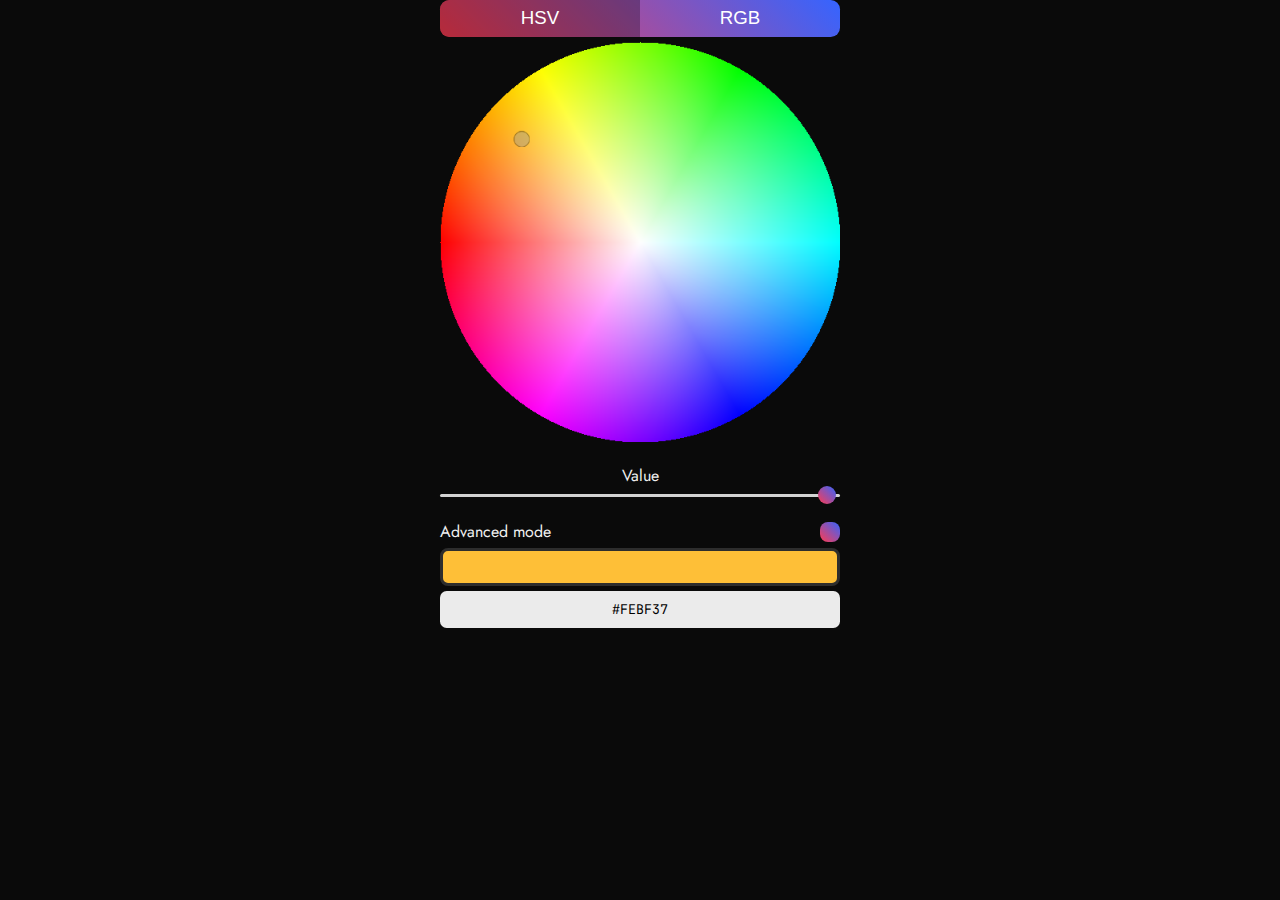
<file: colors/picker.html>
<!DOCTYPE html><html><head><meta charSet="utf-8"/><meta name="viewport" content="width=device-width"/><meta name="next-head-count" content="2"/><link rel="preload" href="/_next/static/css/32074231b39f5985.css" as="style"/><link rel="stylesheet" href="/_next/static/css/32074231b39f5985.css" data-n-g=""/><link rel="preload" href="/_next/static/css/a7600c426b51a7ca.css" as="style"/><link rel="stylesheet" href="/_next/static/css/a7600c426b51a7ca.css" data-n-p=""/><noscript data-n-css=""></noscript><script defer="" nomodule="" src="/_next/static/chunks/polyfills-0d1b80a048d4787e.js"></script><script src="/_next/static/chunks/webpack-c85490a6f758d8f5.js" defer=""></script><script src="/_next/static/chunks/framework-5f4595e5518b5600.js" defer=""></script><script src="/_next/static/chunks/main-959cc2ac3c742fb4.js" defer=""></script><script src="/_next/static/chunks/pages/_app-0108d277bc1d2dde.js" defer=""></script><script src="/_next/static/chunks/pages/colors/picker-a3bea334b439b103.js" defer=""></script><script src="/_next/static/D1EDpRoWhKezJobuFnpXv/_buildManifest.js" defer=""></script><script src="/_next/static/D1EDpRoWhKezJobuFnpXv/_ssgManifest.js" defer=""></script></head><body><div id="__next" data-reactroot=""><div class="page"><div class="picker_pickerContainer___q3AT"><div class="buttonGroup"><button class="active">HSV</button><button class="">RGB</button></div><div class="HSVPicker_hsvPicker___3IuN"><div class="HSVWheel_hsvWheel__q0j1a"><canvas height="500" width="500"></canvas></div><div class="HSSliders_hsSlider__FNEVm"><label for="valueSlider">Value</label><input type="range" id="valueSlider" max="1" min="0" step="any" value="1"/></div><label class="Checkbox_checkbox__4zu7y"><span>Advanced mode</span><span class="Checkbox_inputContainer__NZ9jK"><input type="checkbox"/><span><svg xmlns="http://www.w3.org/2000/svg" viewBox="0 0 24 24" aria-hidden="true" focusable="false"><path fill="none" stroke="currentColor" stroke-width="3" d="M1.73 12.91l6.37 6.37L22.79 4.59"></path></svg></span></span></label></div><div class="VisualColorDisplay_colorDisplay__aZOdD VisualColorDisplay_darkAccent__ZUqkT" style="background:#ffffff"></div><input class="HEXColorDisplay_hexColorDisplay__ddKlR" value="#FFFFFF" spellcheck="false"/></div></div></div><script id="__NEXT_DATA__" type="application/json">{"props":{"pageProps":{}},"page":"/colors/picker","query":{},"buildId":"D1EDpRoWhKezJobuFnpXv","nextExport":true,"autoExport":true,"isFallback":false,"scriptLoader":[]}</script></body></html>
</file>
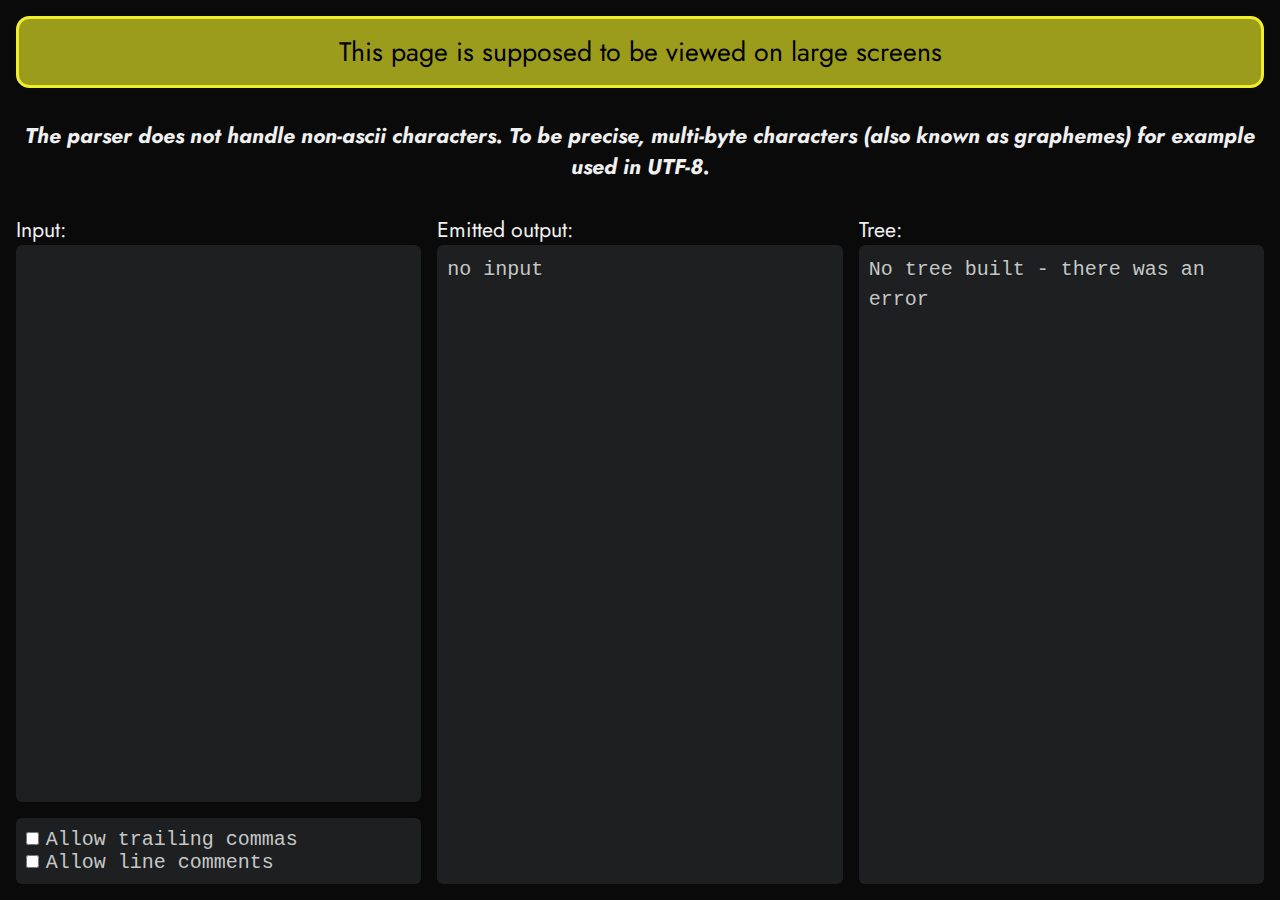
<file: demos/lazyjson.html>
<!DOCTYPE html><html><head><meta charSet="utf-8"/><meta name="viewport" content="width=device-width"/><meta name="next-head-count" content="2"/><link rel="preload" href="/_next/static/css/32074231b39f5985.css" as="style"/><link rel="stylesheet" href="/_next/static/css/32074231b39f5985.css" data-n-g=""/><link rel="preload" href="/_next/static/css/a95a580314ca7533.css" as="style"/><link rel="stylesheet" href="/_next/static/css/a95a580314ca7533.css" data-n-p=""/><noscript data-n-css=""></noscript><script defer="" nomodule="" src="/_next/static/chunks/polyfills-0d1b80a048d4787e.js"></script><script src="/_next/static/chunks/webpack-c85490a6f758d8f5.js" defer=""></script><script src="/_next/static/chunks/framework-5f4595e5518b5600.js" defer=""></script><script src="/_next/static/chunks/main-959cc2ac3c742fb4.js" defer=""></script><script src="/_next/static/chunks/pages/_app-0108d277bc1d2dde.js" defer=""></script><script src="/_next/static/chunks/535-001c31a50f7a8903.js" defer=""></script><script src="/_next/static/chunks/29-8247e8592f0fac04.js" defer=""></script><script src="/_next/static/chunks/pages/demos/lazyjson-59e519cd3d53910e.js" defer=""></script><script src="/_next/static/D1EDpRoWhKezJobuFnpXv/_buildManifest.js" defer=""></script><script src="/_next/static/D1EDpRoWhKezJobuFnpXv/_ssgManifest.js" defer=""></script></head><body><div id="__next" data-reactroot=""><div class="lazyjson_page__S9fLQ"><div class="lazyjson_sizeWarning__soQbE panel warn center">This page is supposed to be viewed on large screens</div><b class="lazyjson_charWarning__dGAbB"><i>The parser does not handle non-ascii characters. To be precise, multi-byte characters (also known as graphemes) for example used in UTF-8.</i></b><div class="lazyjson_demo__GZCDT"><span>loading lazyjson...</span></div></div></div><script id="__NEXT_DATA__" type="application/json">{"props":{"pageProps":{}},"page":"/demos/lazyjson","query":{},"buildId":"D1EDpRoWhKezJobuFnpXv","nextExport":true,"autoExport":true,"isFallback":false,"scriptLoader":[]}</script></body></html>
</file>
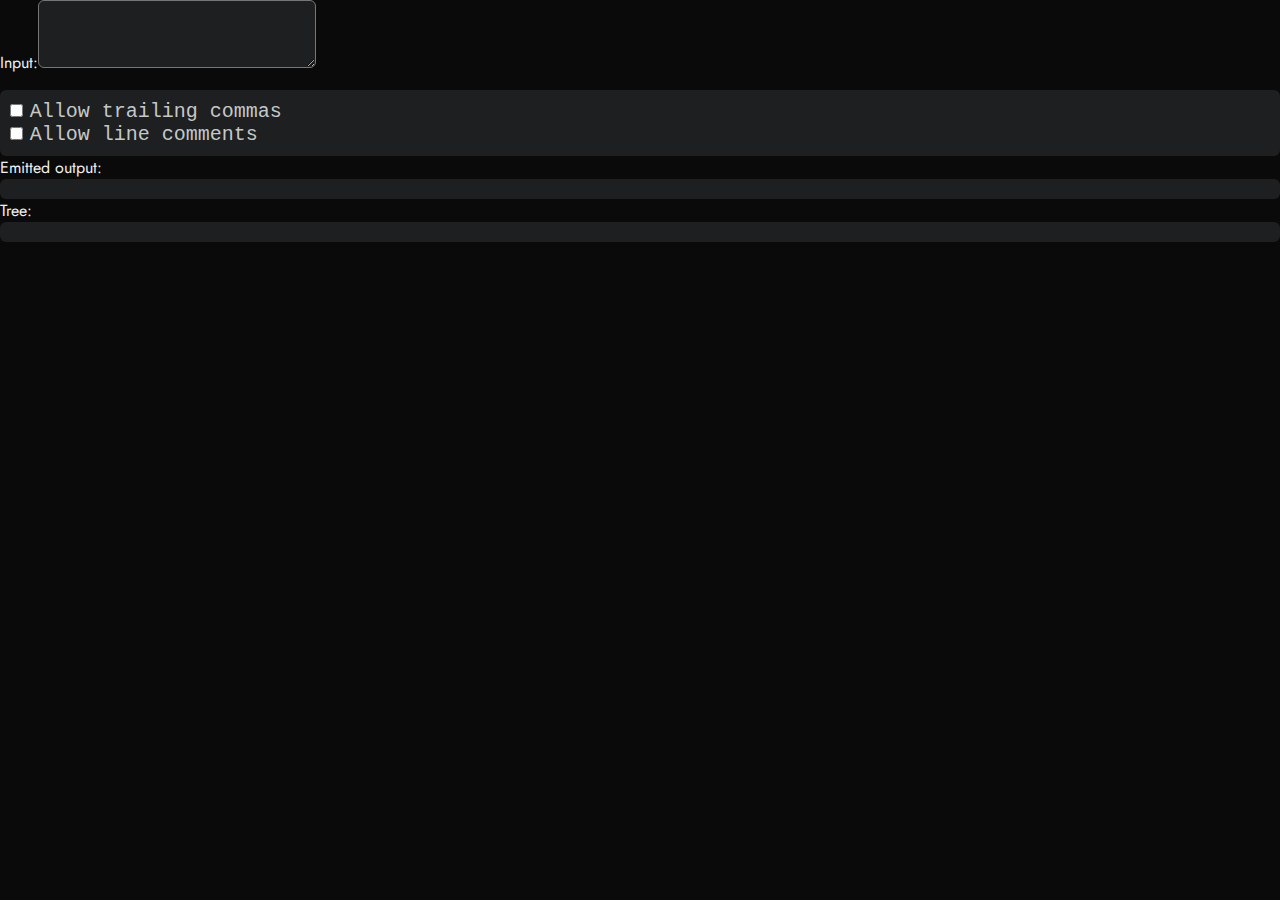
<file: demos/lazyjsonUI.html>
<!DOCTYPE html><html><head><meta charSet="utf-8"/><meta name="viewport" content="width=device-width"/><meta name="next-head-count" content="2"/><link rel="preload" href="/_next/static/css/32074231b39f5985.css" as="style"/><link rel="stylesheet" href="/_next/static/css/32074231b39f5985.css" data-n-g=""/><link rel="preload" href="/_next/static/css/a95a580314ca7533.css" as="style"/><link rel="stylesheet" href="/_next/static/css/a95a580314ca7533.css" data-n-p=""/><noscript data-n-css=""></noscript><script defer="" nomodule="" src="/_next/static/chunks/polyfills-0d1b80a048d4787e.js"></script><script src="/_next/static/chunks/webpack-c85490a6f758d8f5.js" defer=""></script><script src="/_next/static/chunks/framework-5f4595e5518b5600.js" defer=""></script><script src="/_next/static/chunks/main-959cc2ac3c742fb4.js" defer=""></script><script src="/_next/static/chunks/pages/_app-0108d277bc1d2dde.js" defer=""></script><script src="/_next/static/chunks/535-001c31a50f7a8903.js" defer=""></script><script src="/_next/static/chunks/29-8247e8592f0fac04.js" defer=""></script><script src="/_next/static/chunks/pages/demos/lazyjsonUI-8f2dbdc1d7afaa01.js" defer=""></script><script src="/_next/static/D1EDpRoWhKezJobuFnpXv/_buildManifest.js" defer=""></script><script src="/_next/static/D1EDpRoWhKezJobuFnpXv/_ssgManifest.js" defer=""></script></head><body><div id="__next" data-reactroot=""><section><span>Input:</span><textarea style="background-color:#1d1f21;border-radius:0.3em;color:#c5c8c6;font-family:Inconsolata, Monaco, Consolas, &#x27;Courier New&#x27;, Courier, monospace;font-size:15pt;margin:0;padding:0.5em"></textarea><div style="background-color:#1d1f21;border-radius:0.3em;color:#c5c8c6;font-family:Inconsolata, Monaco, Consolas, &#x27;Courier New&#x27;, Courier, monospace;font-size:15pt;margin:0;padding:0.5em;margin-top:1rem" class="lazyjson_config__HWCEI"><div><input type="checkbox" id="allow-trailing-commas"/><label for="allow-trailing-commas">Allow trailing commas</label></div><div><input type="checkbox" id="allow-line-comments"/><label for="allow-line-comments">Allow line comments</label></div></div></section><section><span>Emitted output:</span><pre style="color:#c5c8c6;text-shadow:0 1px rgba(0, 0, 0, 0.3);font-family:Inconsolata, Monaco, Consolas, &#x27;Courier New&#x27;, Courier, monospace;direction:ltr;text-align:left;white-space:pre;word-spacing:normal;word-break:normal;line-height:1.5;-moz-tab-size:4;-o-tab-size:4;tab-size:4;-webkit-hyphens:none;-moz-hyphens:none;-ms-hyphens:none;hyphens:none;padding:0.5em;margin:0;overflow:auto;border-radius:0.3em;background:#1d1f21;background-color:#1d1f21;font-size:15pt"><code class="language-json" style="color:#c5c8c6;text-shadow:0 1px rgba(0, 0, 0, 0.3);font-family:Inconsolata, Monaco, Consolas, &#x27;Courier New&#x27;, Courier, monospace;direction:ltr;text-align:left;white-space:pre-wrap;word-spacing:normal;word-break:normal;line-height:1.5;-moz-tab-size:4;-o-tab-size:4;tab-size:4;-webkit-hyphens:none;-moz-hyphens:none;-ms-hyphens:none;hyphens:none"></code></pre></section><section><span>Tree:</span><pre style="color:#c5c8c6;text-shadow:0 1px rgba(0, 0, 0, 0.3);font-family:Inconsolata, Monaco, Consolas, &#x27;Courier New&#x27;, Courier, monospace;direction:ltr;text-align:left;white-space:pre;word-spacing:normal;word-break:normal;line-height:1.5;-moz-tab-size:4;-o-tab-size:4;tab-size:4;-webkit-hyphens:none;-moz-hyphens:none;-ms-hyphens:none;hyphens:none;padding:0.5em;margin:0;overflow:auto;border-radius:0.3em;background:#1d1f21;background-color:#1d1f21;font-size:15pt"><code style="color:#c5c8c6;text-shadow:0 1px rgba(0, 0, 0, 0.3);font-family:Inconsolata, Monaco, Consolas, &#x27;Courier New&#x27;, Courier, monospace;direction:ltr;text-align:left;white-space:pre-wrap;word-spacing:normal;word-break:normal;line-height:1.5;-moz-tab-size:4;-o-tab-size:4;tab-size:4;-webkit-hyphens:none;-moz-hyphens:none;-ms-hyphens:none;hyphens:none"><span><span></span></span></code></pre></section></div><script id="__NEXT_DATA__" type="application/json">{"props":{"pageProps":{}},"page":"/demos/lazyjsonUI","query":{},"buildId":"D1EDpRoWhKezJobuFnpXv","nextExport":true,"autoExport":true,"isFallback":false,"scriptLoader":[]}</script></body></html>
</file>
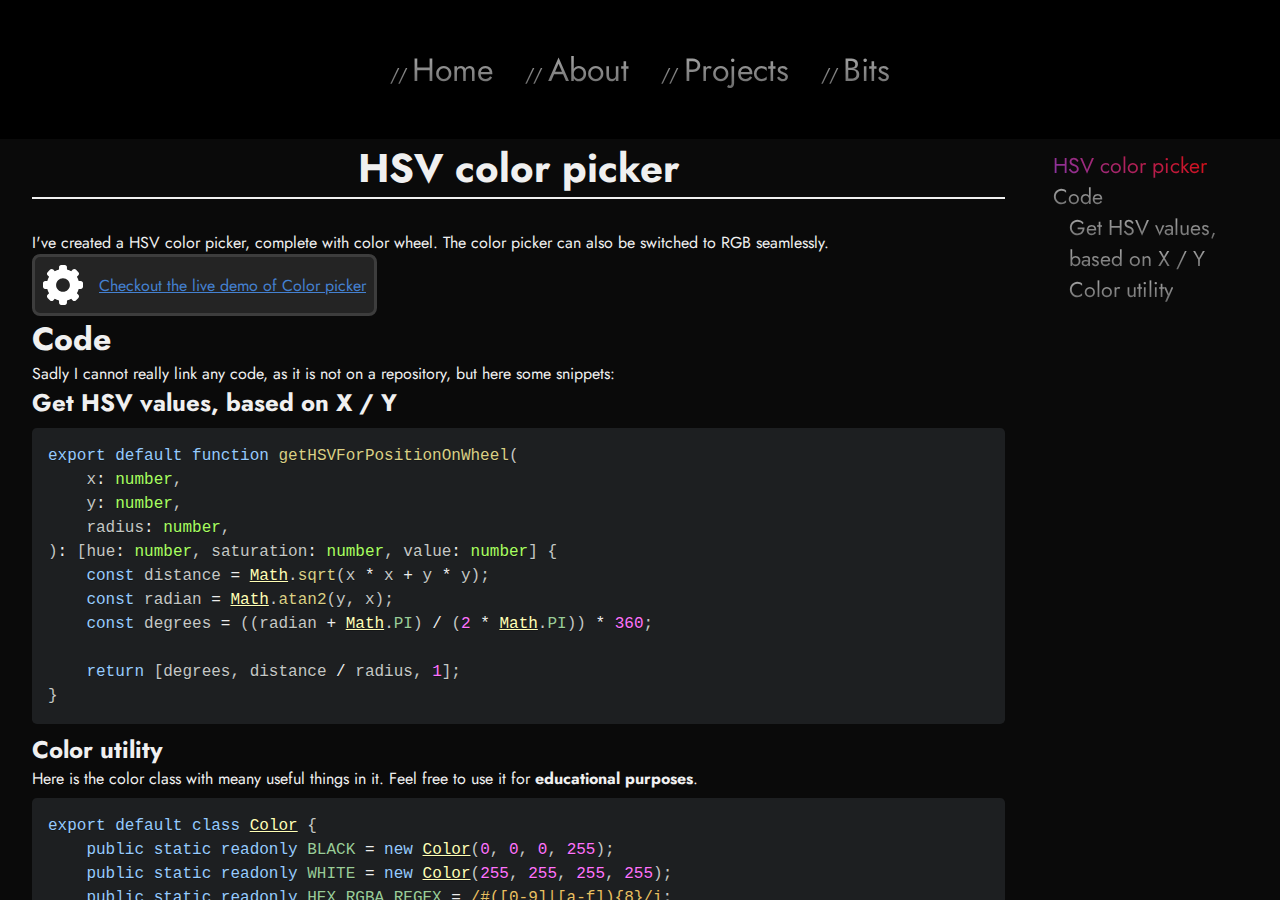
<file: projects/colorpicker.html>
<!DOCTYPE html><html><head><meta charSet="utf-8"/><meta name="viewport" content="width=device-width"/><meta name="next-head-count" content="2"/><link rel="preload" href="/_next/static/css/32074231b39f5985.css" as="style"/><link rel="stylesheet" href="/_next/static/css/32074231b39f5985.css" data-n-g=""/><link rel="preload" href="/_next/static/css/294282ed427225bc.css" as="style"/><link rel="stylesheet" href="/_next/static/css/294282ed427225bc.css" data-n-p=""/><noscript data-n-css=""></noscript><script defer="" nomodule="" src="/_next/static/chunks/polyfills-0d1b80a048d4787e.js"></script><script src="/_next/static/chunks/webpack-c85490a6f758d8f5.js" defer=""></script><script src="/_next/static/chunks/framework-5f4595e5518b5600.js" defer=""></script><script src="/_next/static/chunks/main-959cc2ac3c742fb4.js" defer=""></script><script src="/_next/static/chunks/pages/_app-0108d277bc1d2dde.js" defer=""></script><script src="/_next/static/chunks/966-81c30368746b7ca8.js" defer=""></script><script src="/_next/static/chunks/535-001c31a50f7a8903.js" defer=""></script><script src="/_next/static/chunks/56-d8dbb7b62520b2d2.js" defer=""></script><script src="/_next/static/chunks/pages/projects/colorpicker-3ec2d1fe547e094a.js" defer=""></script><script src="/_next/static/D1EDpRoWhKezJobuFnpXv/_buildManifest.js" defer=""></script><script src="/_next/static/D1EDpRoWhKezJobuFnpXv/_ssgManifest.js" defer=""></script><style id="__jsx-5b8000736a1f6652">.link.jsx-5b8000736a1f6652{display:-webkit-inline-box;display:-webkit-inline-flex;display:-moz-inline-box;display:-ms-inline-flexbox;display:inline-flex;gap:1em}.link.jsx-5b8000736a1f6652:hover img.jsx-5b8000736a1f6652{-webkit-animation:spin 500ms ease-in-out;-moz-animation:spin 500ms ease-in-out;-o-animation:spin 500ms ease-in-out;animation:spin 500ms ease-in-out}@-webkit-keyframes spin{0%{-webkit-transform:rotate(0deg);transform:rotate(0deg)}60%{-webkit-transform:rotate(320deg);transform:rotate(320deg)}100%{-webkit-transform:rotate(360deg);transform:rotate(360deg)}}@-moz-keyframes spin{0%{-moz-transform:rotate(0deg);transform:rotate(0deg)}60%{-moz-transform:rotate(320deg);transform:rotate(320deg)}100%{-moz-transform:rotate(360deg);transform:rotate(360deg)}}@-o-keyframes spin{0%{-o-transform:rotate(0deg);transform:rotate(0deg)}60%{-o-transform:rotate(320deg);transform:rotate(320deg)}100%{-o-transform:rotate(360deg);transform:rotate(360deg)}}@keyframes spin{0%{-webkit-transform:rotate(0deg);-moz-transform:rotate(0deg);-o-transform:rotate(0deg);transform:rotate(0deg)}60%{-webkit-transform:rotate(320deg);-moz-transform:rotate(320deg);-o-transform:rotate(320deg);transform:rotate(320deg)}100%{-webkit-transform:rotate(360deg);-moz-transform:rotate(360deg);-o-transform:rotate(360deg);transform:rotate(360deg)}}</style></head><body><div id="__next" data-reactroot=""><div class="navBarLayout_navToggleContainer__xXt3m"><span class="navBarLayout_navToggle__5l697"><span></span><span></span><span></span></span></div><nav class="navBarLayout_nav__yApjk" data-open="false"><a class="" href="/">Home</a><a class="" href="/about">About</a><a class="" href="/projects">Projects</a><a class="" href="/bits">Bits</a></nav><div class="navBarLayout_contentOverlay__TpWkB"></div><main><div class="tableOfContentsLayout_container__EzUwh"><div class="tableOfContentsLayout_content__KYkIj"><h1 class="mdxPageLayout_title__J15LR">HSV color picker</h1><p>I&#x27;ve created a HSV color picker, complete with color wheel. The color picker can also be switched to RGB seamlessly.</p>
<a href="/colors/picker" class="jsx-5b8000736a1f6652 link panel"><img width="40" src="/images/gear-icon.svg" alt="gear icon" class="jsx-5b8000736a1f6652"/>Checkout the live demo of <!-- -->Color picker</a>
<h1 id="code">Code</h1>
<p>Sadly I cannot really link any code, as it is not on a repository, but here some snippets:</p>
<h2 id="get-hsv-values-based-on-x--y">Get HSV values, based on X / Y</h2>
<pre><pre style="color:#c5c8c6;text-shadow:0 1px rgba(0, 0, 0, 0.3);font-family:Inconsolata, Monaco, Consolas, &#x27;Courier New&#x27;, Courier, monospace;direction:ltr;text-align:left;white-space:pre;word-spacing:normal;word-break:normal;line-height:1.5;-moz-tab-size:4;-o-tab-size:4;tab-size:4;-webkit-hyphens:none;-moz-hyphens:none;-ms-hyphens:none;hyphens:none;padding:1em;margin:.5em 0;overflow:auto;border-radius:0.3em;background:#1d1f21"><code class="language-typescript" style="color:#c5c8c6;text-shadow:0 1px rgba(0, 0, 0, 0.3);font-family:Inconsolata, Monaco, Consolas, &#x27;Courier New&#x27;, Courier, monospace;direction:ltr;text-align:left;white-space:pre;word-spacing:normal;word-break:normal;line-height:1.5;-moz-tab-size:4;-o-tab-size:4;tab-size:4;-webkit-hyphens:none;-moz-hyphens:none;-ms-hyphens:none;hyphens:none"><span class="token module" style="color:#96CBFE">export</span><span> </span><span class="token module" style="color:#96CBFE">default</span><span> </span><span class="token" style="color:#96CBFE">function</span><span> </span><span class="token" style="color:#DAD085">getHSVForPositionOnWheel</span><span class="token" style="color:#c5c8c6">(</span><span>
</span><span>	x</span><span class="token" style="color:#EDEDED">:</span><span> </span><span class="token" style="color:#A8FF60">number</span><span class="token" style="color:#c5c8c6">,</span><span>
</span><span>	y</span><span class="token" style="color:#EDEDED">:</span><span> </span><span class="token" style="color:#A8FF60">number</span><span class="token" style="color:#c5c8c6">,</span><span>
</span><span>	radius</span><span class="token" style="color:#EDEDED">:</span><span> </span><span class="token" style="color:#A8FF60">number</span><span class="token" style="color:#c5c8c6">,</span><span>
</span><span></span><span class="token" style="color:#c5c8c6">)</span><span class="token" style="color:#EDEDED">:</span><span> </span><span class="token" style="color:#c5c8c6">[</span><span>hue</span><span class="token" style="color:#EDEDED">:</span><span> </span><span class="token" style="color:#A8FF60">number</span><span class="token" style="color:#c5c8c6">,</span><span> saturation</span><span class="token" style="color:#EDEDED">:</span><span> </span><span class="token" style="color:#A8FF60">number</span><span class="token" style="color:#c5c8c6">,</span><span> value</span><span class="token" style="color:#EDEDED">:</span><span> </span><span class="token" style="color:#A8FF60">number</span><span class="token" style="color:#c5c8c6">]</span><span> </span><span class="token" style="color:#c5c8c6">{</span><span>
</span><span>	</span><span class="token" style="color:#96CBFE">const</span><span> distance </span><span class="token" style="color:#EDEDED">=</span><span> </span><span class="token known-class-name" style="color:#FFFFB6;text-decoration:underline">Math</span><span class="token" style="color:#c5c8c6">.</span><span class="token method property-access" style="color:#DAD085">sqrt</span><span class="token" style="color:#c5c8c6">(</span><span>x </span><span class="token" style="color:#EDEDED">*</span><span> x </span><span class="token" style="color:#EDEDED">+</span><span> y </span><span class="token" style="color:#EDEDED">*</span><span> y</span><span class="token" style="color:#c5c8c6">)</span><span class="token" style="color:#c5c8c6">;</span><span>
</span><span>	</span><span class="token" style="color:#96CBFE">const</span><span> radian </span><span class="token" style="color:#EDEDED">=</span><span> </span><span class="token known-class-name" style="color:#FFFFB6;text-decoration:underline">Math</span><span class="token" style="color:#c5c8c6">.</span><span class="token method property-access" style="color:#DAD085">atan2</span><span class="token" style="color:#c5c8c6">(</span><span>y</span><span class="token" style="color:#c5c8c6">,</span><span> x</span><span class="token" style="color:#c5c8c6">)</span><span class="token" style="color:#c5c8c6">;</span><span>
</span><span>	</span><span class="token" style="color:#96CBFE">const</span><span> degrees </span><span class="token" style="color:#EDEDED">=</span><span> </span><span class="token" style="color:#c5c8c6">(</span><span class="token" style="color:#c5c8c6">(</span><span>radian </span><span class="token" style="color:#EDEDED">+</span><span> </span><span class="token known-class-name" style="color:#FFFFB6;text-decoration:underline">Math</span><span class="token" style="color:#c5c8c6">.</span><span class="token" style="color:#99CC99">PI</span><span class="token" style="color:#c5c8c6">)</span><span> </span><span class="token" style="color:#EDEDED">/</span><span> </span><span class="token" style="color:#c5c8c6">(</span><span class="token" style="color:#FF73FD">2</span><span> </span><span class="token" style="color:#EDEDED">*</span><span> </span><span class="token known-class-name" style="color:#FFFFB6;text-decoration:underline">Math</span><span class="token" style="color:#c5c8c6">.</span><span class="token" style="color:#99CC99">PI</span><span class="token" style="color:#c5c8c6">)</span><span class="token" style="color:#c5c8c6">)</span><span> </span><span class="token" style="color:#EDEDED">*</span><span> </span><span class="token" style="color:#FF73FD">360</span><span class="token" style="color:#c5c8c6">;</span><span>
</span>
<span>	</span><span class="token control-flow" style="color:#96CBFE">return</span><span> </span><span class="token" style="color:#c5c8c6">[</span><span>degrees</span><span class="token" style="color:#c5c8c6">,</span><span> distance </span><span class="token" style="color:#EDEDED">/</span><span> radius</span><span class="token" style="color:#c5c8c6">,</span><span> </span><span class="token" style="color:#FF73FD">1</span><span class="token" style="color:#c5c8c6">]</span><span class="token" style="color:#c5c8c6">;</span><span>
</span><span></span><span class="token" style="color:#c5c8c6">}</span><span>
</span></code></pre></pre>
<h2 id="color-utility">Color utility</h2>
<p>Here is the color class with meany useful things in it. Feel free to use it for <strong>educational purposes</strong>.</p>
<pre><pre style="color:#c5c8c6;text-shadow:0 1px rgba(0, 0, 0, 0.3);font-family:Inconsolata, Monaco, Consolas, &#x27;Courier New&#x27;, Courier, monospace;direction:ltr;text-align:left;white-space:pre;word-spacing:normal;word-break:normal;line-height:1.5;-moz-tab-size:4;-o-tab-size:4;tab-size:4;-webkit-hyphens:none;-moz-hyphens:none;-ms-hyphens:none;hyphens:none;padding:1em;margin:.5em 0;overflow:auto;border-radius:0.3em;background:#1d1f21"><code class="language-typescript" style="color:#c5c8c6;text-shadow:0 1px rgba(0, 0, 0, 0.3);font-family:Inconsolata, Monaco, Consolas, &#x27;Courier New&#x27;, Courier, monospace;direction:ltr;text-align:left;white-space:pre;word-spacing:normal;word-break:normal;line-height:1.5;-moz-tab-size:4;-o-tab-size:4;tab-size:4;-webkit-hyphens:none;-moz-hyphens:none;-ms-hyphens:none;hyphens:none"><span class="token module" style="color:#96CBFE">export</span><span> </span><span class="token module" style="color:#96CBFE">default</span><span> </span><span class="token" style="color:#96CBFE">class</span><span> </span><span class="token maybe-class-name" style="color:#FFFFB6;text-decoration:underline">Color</span><span> </span><span class="token" style="color:#c5c8c6">{</span><span>
</span><span>	</span><span class="token" style="color:#96CBFE">public</span><span> </span><span class="token" style="color:#96CBFE">static</span><span> </span><span class="token" style="color:#96CBFE">readonly</span><span> </span><span class="token" style="color:#99CC99">BLACK</span><span> </span><span class="token" style="color:#EDEDED">=</span><span> </span><span class="token" style="color:#96CBFE">new</span><span> </span><span class="token maybe-class-name" style="color:#FFFFB6;text-decoration:underline">Color</span><span class="token" style="color:#c5c8c6">(</span><span class="token" style="color:#FF73FD">0</span><span class="token" style="color:#c5c8c6">,</span><span> </span><span class="token" style="color:#FF73FD">0</span><span class="token" style="color:#c5c8c6">,</span><span> </span><span class="token" style="color:#FF73FD">0</span><span class="token" style="color:#c5c8c6">,</span><span> </span><span class="token" style="color:#FF73FD">255</span><span class="token" style="color:#c5c8c6">)</span><span class="token" style="color:#c5c8c6">;</span><span>
</span><span>	</span><span class="token" style="color:#96CBFE">public</span><span> </span><span class="token" style="color:#96CBFE">static</span><span> </span><span class="token" style="color:#96CBFE">readonly</span><span> </span><span class="token" style="color:#99CC99">WHITE</span><span> </span><span class="token" style="color:#EDEDED">=</span><span> </span><span class="token" style="color:#96CBFE">new</span><span> </span><span class="token maybe-class-name" style="color:#FFFFB6;text-decoration:underline">Color</span><span class="token" style="color:#c5c8c6">(</span><span class="token" style="color:#FF73FD">255</span><span class="token" style="color:#c5c8c6">,</span><span> </span><span class="token" style="color:#FF73FD">255</span><span class="token" style="color:#c5c8c6">,</span><span> </span><span class="token" style="color:#FF73FD">255</span><span class="token" style="color:#c5c8c6">,</span><span> </span><span class="token" style="color:#FF73FD">255</span><span class="token" style="color:#c5c8c6">)</span><span class="token" style="color:#c5c8c6">;</span><span>
</span><span>	</span><span class="token" style="color:#96CBFE">public</span><span> </span><span class="token" style="color:#96CBFE">static</span><span> </span><span class="token" style="color:#96CBFE">readonly</span><span> </span><span class="token" style="color:#99CC99">HEX_RGBA_REGEX</span><span> </span><span class="token" style="color:#EDEDED">=</span><span> </span><span class="token regex-delimiter" style="color:#E9C062">/</span><span class="token regex-source language-regex" style="color:#E9C062">#([0-9]|[a-f]){8}</span><span class="token regex-delimiter" style="color:#E9C062">/</span><span class="token regex-flags" style="color:#E9C062">i</span><span class="token" style="color:#c5c8c6">;</span><span>
</span>
<span>	</span><span class="token doc-comment" style="color:#7C7C7C">/**
</span><span class="token doc-comment" style="color:#7C7C7C">	 * Creates a color from HSV
</span><span class="token doc-comment" style="color:#7C7C7C">	 * </span><span class="token doc-comment" style="color:#96CBFE">@param</span><span class="token doc-comment" style="color:#7C7C7C"> </span><span class="token doc-comment parameter" style="color:#7C7C7C">hue</span><span class="token doc-comment" style="color:#7C7C7C"> value from `0` to `360`
</span><span class="token doc-comment" style="color:#7C7C7C">	 * </span><span class="token doc-comment" style="color:#96CBFE">@param</span><span class="token doc-comment" style="color:#7C7C7C"> </span><span class="token doc-comment parameter" style="color:#7C7C7C">saturation</span><span class="token doc-comment" style="color:#7C7C7C"> value from `0` to `1`
</span><span class="token doc-comment" style="color:#7C7C7C">	 * </span><span class="token doc-comment" style="color:#96CBFE">@param</span><span class="token doc-comment" style="color:#7C7C7C"> </span><span class="token doc-comment parameter" style="color:#7C7C7C">value</span><span class="token doc-comment" style="color:#7C7C7C"> value from `0` to `1`
</span><span class="token doc-comment" style="color:#7C7C7C">	 * </span><span class="token doc-comment" style="color:#96CBFE">@param</span><span class="token doc-comment" style="color:#7C7C7C"> </span><span class="token doc-comment parameter" style="color:#7C7C7C">alpha</span><span class="token doc-comment" style="color:#7C7C7C"> value from `0` to `255`
</span><span class="token doc-comment" style="color:#7C7C7C">	 */</span><span>
</span><span>	</span><span class="token" style="color:#96CBFE">public</span><span> </span><span class="token" style="color:#96CBFE">static</span><span> </span><span class="token" style="color:#DAD085">fromHSV</span><span class="token" style="color:#c5c8c6">(</span><span>
</span><span>		hue</span><span class="token" style="color:#EDEDED">:</span><span> </span><span class="token" style="color:#A8FF60">number</span><span class="token" style="color:#c5c8c6">,</span><span>
</span><span>		saturation</span><span class="token" style="color:#EDEDED">:</span><span> </span><span class="token" style="color:#A8FF60">number</span><span class="token" style="color:#c5c8c6">,</span><span>
</span><span>		value</span><span class="token" style="color:#EDEDED">:</span><span> </span><span class="token" style="color:#A8FF60">number</span><span class="token" style="color:#c5c8c6">,</span><span>
</span><span>		alpha </span><span class="token" style="color:#EDEDED">=</span><span> </span><span class="token" style="color:#FF73FD">255</span><span class="token" style="color:#c5c8c6">,</span><span>
</span><span>	</span><span class="token" style="color:#c5c8c6">)</span><span class="token" style="color:#EDEDED">:</span><span> </span><span class="token maybe-class-name">Color</span><span> </span><span class="token" style="color:#c5c8c6">{</span><span>
</span><span>		</span><span class="token control-flow" style="color:#96CBFE">if</span><span> </span><span class="token" style="color:#c5c8c6">(</span><span class="token" style="color:#EDEDED">!</span><span class="token" style="color:#96CBFE">this</span><span class="token" style="color:#c5c8c6">.</span><span class="token method property-access" style="color:#DAD085">isValidHSV</span><span class="token" style="color:#c5c8c6">(</span><span>hue</span><span class="token" style="color:#c5c8c6">,</span><span> saturation</span><span class="token" style="color:#c5c8c6">,</span><span> value</span><span class="token" style="color:#c5c8c6">)</span><span class="token" style="color:#c5c8c6">)</span><span> </span><span class="token" style="color:#c5c8c6">{</span><span>
</span><span>			</span><span class="token control-flow" style="color:#96CBFE">throw</span><span> </span><span class="token" style="color:#96CBFE">new</span><span> </span><span class="token known-class-name" style="color:#FFFFB6;text-decoration:underline">Error</span><span class="token" style="color:#c5c8c6">(</span><span>
</span><span>				</span><span class="token template-string template-punctuation" style="color:#A8FF60">`</span><span class="token template-string" style="color:#A8FF60">HSV values hue: </span><span class="token template-string interpolation interpolation-punctuation" style="color:#c5c8c6">${</span><span class="token template-string interpolation">hue</span><span class="token template-string interpolation interpolation-punctuation" style="color:#c5c8c6">}</span><span class="token template-string" style="color:#A8FF60">, saturation: </span><span class="token template-string interpolation interpolation-punctuation" style="color:#c5c8c6">${</span><span class="token template-string interpolation">saturation</span><span class="token template-string interpolation interpolation-punctuation" style="color:#c5c8c6">}</span><span class="token template-string" style="color:#A8FF60"> value: </span><span class="token template-string interpolation interpolation-punctuation" style="color:#c5c8c6">${</span><span class="token template-string interpolation">value</span><span class="token template-string interpolation interpolation-punctuation" style="color:#c5c8c6">}</span><span class="token template-string" style="color:#A8FF60"> are incorrect</span><span class="token template-string template-punctuation" style="color:#A8FF60">`</span><span class="token" style="color:#c5c8c6">,</span><span>
</span><span>			</span><span class="token" style="color:#c5c8c6">)</span><span class="token" style="color:#c5c8c6">;</span><span>
</span><span>		</span><span class="token" style="color:#c5c8c6">}</span><span>
</span>
<span>		</span><span class="token" style="color:#96CBFE">const</span><span> chroma </span><span class="token" style="color:#EDEDED">=</span><span> saturation </span><span class="token" style="color:#EDEDED">*</span><span> value</span><span class="token" style="color:#c5c8c6">;</span><span>
</span><span>		</span><span class="token" style="color:#96CBFE">const</span><span> hue1 </span><span class="token" style="color:#EDEDED">=</span><span> hue </span><span class="token" style="color:#EDEDED">/</span><span> </span><span class="token" style="color:#FF73FD">60</span><span class="token" style="color:#c5c8c6">;</span><span>
</span><span>		</span><span class="token" style="color:#96CBFE">const</span><span> x </span><span class="token" style="color:#EDEDED">=</span><span> chroma </span><span class="token" style="color:#EDEDED">*</span><span> </span><span class="token" style="color:#c5c8c6">(</span><span class="token" style="color:#FF73FD">1</span><span> </span><span class="token" style="color:#EDEDED">-</span><span> </span><span class="token known-class-name" style="color:#FFFFB6;text-decoration:underline">Math</span><span class="token" style="color:#c5c8c6">.</span><span class="token method property-access" style="color:#DAD085">abs</span><span class="token" style="color:#c5c8c6">(</span><span class="token" style="color:#c5c8c6">(</span><span>hue1 </span><span class="token" style="color:#EDEDED">%</span><span> </span><span class="token" style="color:#FF73FD">2</span><span class="token" style="color:#c5c8c6">)</span><span> </span><span class="token" style="color:#EDEDED">-</span><span> </span><span class="token" style="color:#FF73FD">1</span><span class="token" style="color:#c5c8c6">)</span><span class="token" style="color:#c5c8c6">)</span><span class="token" style="color:#c5c8c6">;</span><span>
</span><span>		</span><span class="token" style="color:#96CBFE">const</span><span> m </span><span class="token" style="color:#EDEDED">=</span><span> value </span><span class="token" style="color:#EDEDED">-</span><span> chroma</span><span class="token" style="color:#c5c8c6">;</span><span>
</span>
<span>		</span><span class="token" style="color:#96CBFE">let</span><span> r1</span><span class="token" style="color:#c5c8c6">,</span><span> g1</span><span class="token" style="color:#c5c8c6">,</span><span> b1</span><span class="token" style="color:#c5c8c6">;</span><span>
</span>
<span>		</span><span class="token control-flow" style="color:#96CBFE">if</span><span> </span><span class="token" style="color:#c5c8c6">(</span><span>hue1 </span><span class="token" style="color:#EDEDED">&gt;=</span><span> </span><span class="token" style="color:#FF73FD">0</span><span> </span><span class="token" style="color:#EDEDED">&amp;&amp;</span><span> hue1 </span><span class="token" style="color:#EDEDED">&lt;=</span><span> </span><span class="token" style="color:#FF73FD">1</span><span class="token" style="color:#c5c8c6">)</span><span> </span><span class="token" style="color:#c5c8c6">[</span><span>r1</span><span class="token" style="color:#c5c8c6">,</span><span> g1</span><span class="token" style="color:#c5c8c6">,</span><span> b1</span><span class="token" style="color:#c5c8c6">]</span><span> </span><span class="token" style="color:#EDEDED">=</span><span> </span><span class="token" style="color:#c5c8c6">[</span><span>chroma</span><span class="token" style="color:#c5c8c6">,</span><span> x</span><span class="token" style="color:#c5c8c6">,</span><span> </span><span class="token" style="color:#FF73FD">0</span><span class="token" style="color:#c5c8c6">]</span><span class="token" style="color:#c5c8c6">;</span><span>
</span><span>		</span><span class="token control-flow" style="color:#96CBFE">else</span><span> </span><span class="token control-flow" style="color:#96CBFE">if</span><span> </span><span class="token" style="color:#c5c8c6">(</span><span>hue1 </span><span class="token" style="color:#EDEDED">&gt;=</span><span> </span><span class="token" style="color:#FF73FD">1</span><span> </span><span class="token" style="color:#EDEDED">&amp;&amp;</span><span> hue1 </span><span class="token" style="color:#EDEDED">&lt;=</span><span> </span><span class="token" style="color:#FF73FD">2</span><span class="token" style="color:#c5c8c6">)</span><span> </span><span class="token" style="color:#c5c8c6">[</span><span>r1</span><span class="token" style="color:#c5c8c6">,</span><span> g1</span><span class="token" style="color:#c5c8c6">,</span><span> b1</span><span class="token" style="color:#c5c8c6">]</span><span> </span><span class="token" style="color:#EDEDED">=</span><span> </span><span class="token" style="color:#c5c8c6">[</span><span>x</span><span class="token" style="color:#c5c8c6">,</span><span> chroma</span><span class="token" style="color:#c5c8c6">,</span><span> </span><span class="token" style="color:#FF73FD">0</span><span class="token" style="color:#c5c8c6">]</span><span class="token" style="color:#c5c8c6">;</span><span>
</span><span>		</span><span class="token control-flow" style="color:#96CBFE">else</span><span> </span><span class="token control-flow" style="color:#96CBFE">if</span><span> </span><span class="token" style="color:#c5c8c6">(</span><span>hue1 </span><span class="token" style="color:#EDEDED">&gt;=</span><span> </span><span class="token" style="color:#FF73FD">2</span><span> </span><span class="token" style="color:#EDEDED">&amp;&amp;</span><span> hue1 </span><span class="token" style="color:#EDEDED">&lt;=</span><span> </span><span class="token" style="color:#FF73FD">3</span><span class="token" style="color:#c5c8c6">)</span><span> </span><span class="token" style="color:#c5c8c6">[</span><span>r1</span><span class="token" style="color:#c5c8c6">,</span><span> g1</span><span class="token" style="color:#c5c8c6">,</span><span> b1</span><span class="token" style="color:#c5c8c6">]</span><span> </span><span class="token" style="color:#EDEDED">=</span><span> </span><span class="token" style="color:#c5c8c6">[</span><span class="token" style="color:#FF73FD">0</span><span class="token" style="color:#c5c8c6">,</span><span> chroma</span><span class="token" style="color:#c5c8c6">,</span><span> x</span><span class="token" style="color:#c5c8c6">]</span><span class="token" style="color:#c5c8c6">;</span><span>
</span><span>		</span><span class="token control-flow" style="color:#96CBFE">else</span><span> </span><span class="token control-flow" style="color:#96CBFE">if</span><span> </span><span class="token" style="color:#c5c8c6">(</span><span>hue1 </span><span class="token" style="color:#EDEDED">&gt;=</span><span> </span><span class="token" style="color:#FF73FD">3</span><span> </span><span class="token" style="color:#EDEDED">&amp;&amp;</span><span> hue1 </span><span class="token" style="color:#EDEDED">&lt;=</span><span> </span><span class="token" style="color:#FF73FD">4</span><span class="token" style="color:#c5c8c6">)</span><span> </span><span class="token" style="color:#c5c8c6">[</span><span>r1</span><span class="token" style="color:#c5c8c6">,</span><span> g1</span><span class="token" style="color:#c5c8c6">,</span><span> b1</span><span class="token" style="color:#c5c8c6">]</span><span> </span><span class="token" style="color:#EDEDED">=</span><span> </span><span class="token" style="color:#c5c8c6">[</span><span class="token" style="color:#FF73FD">0</span><span class="token" style="color:#c5c8c6">,</span><span> x</span><span class="token" style="color:#c5c8c6">,</span><span> chroma</span><span class="token" style="color:#c5c8c6">]</span><span class="token" style="color:#c5c8c6">;</span><span>
</span><span>		</span><span class="token control-flow" style="color:#96CBFE">else</span><span> </span><span class="token control-flow" style="color:#96CBFE">if</span><span> </span><span class="token" style="color:#c5c8c6">(</span><span>hue1 </span><span class="token" style="color:#EDEDED">&gt;=</span><span> </span><span class="token" style="color:#FF73FD">4</span><span> </span><span class="token" style="color:#EDEDED">&amp;&amp;</span><span> hue1 </span><span class="token" style="color:#EDEDED">&lt;=</span><span> </span><span class="token" style="color:#FF73FD">5</span><span class="token" style="color:#c5c8c6">)</span><span> </span><span class="token" style="color:#c5c8c6">[</span><span>r1</span><span class="token" style="color:#c5c8c6">,</span><span> g1</span><span class="token" style="color:#c5c8c6">,</span><span> b1</span><span class="token" style="color:#c5c8c6">]</span><span> </span><span class="token" style="color:#EDEDED">=</span><span> </span><span class="token" style="color:#c5c8c6">[</span><span>x</span><span class="token" style="color:#c5c8c6">,</span><span> </span><span class="token" style="color:#FF73FD">0</span><span class="token" style="color:#c5c8c6">,</span><span> chroma</span><span class="token" style="color:#c5c8c6">]</span><span class="token" style="color:#c5c8c6">;</span><span>
</span><span>		</span><span class="token control-flow" style="color:#96CBFE">else</span><span> </span><span class="token control-flow" style="color:#96CBFE">if</span><span> </span><span class="token" style="color:#c5c8c6">(</span><span>hue1 </span><span class="token" style="color:#EDEDED">&gt;=</span><span> </span><span class="token" style="color:#FF73FD">5</span><span> </span><span class="token" style="color:#EDEDED">&amp;&amp;</span><span> hue1 </span><span class="token" style="color:#EDEDED">&lt;=</span><span> </span><span class="token" style="color:#FF73FD">6</span><span class="token" style="color:#c5c8c6">)</span><span> </span><span class="token" style="color:#c5c8c6">[</span><span>r1</span><span class="token" style="color:#c5c8c6">,</span><span> g1</span><span class="token" style="color:#c5c8c6">,</span><span> b1</span><span class="token" style="color:#c5c8c6">]</span><span> </span><span class="token" style="color:#EDEDED">=</span><span> </span><span class="token" style="color:#c5c8c6">[</span><span>chroma</span><span class="token" style="color:#c5c8c6">,</span><span> </span><span class="token" style="color:#FF73FD">0</span><span class="token" style="color:#c5c8c6">,</span><span> x</span><span class="token" style="color:#c5c8c6">]</span><span class="token" style="color:#c5c8c6">;</span><span>
</span><span>		</span><span class="token control-flow" style="color:#96CBFE">else</span><span> </span><span class="token" style="color:#c5c8c6">[</span><span>r1</span><span class="token" style="color:#c5c8c6">,</span><span> g1</span><span class="token" style="color:#c5c8c6">,</span><span> b1</span><span class="token" style="color:#c5c8c6">]</span><span> </span><span class="token" style="color:#EDEDED">=</span><span> </span><span class="token" style="color:#c5c8c6">[</span><span class="token" style="color:#FF73FD">0</span><span class="token" style="color:#c5c8c6">,</span><span> </span><span class="token" style="color:#FF73FD">0</span><span class="token" style="color:#c5c8c6">,</span><span> </span><span class="token" style="color:#FF73FD">0</span><span class="token" style="color:#c5c8c6">]</span><span class="token" style="color:#c5c8c6">;</span><span>
</span>
<span>		</span><span class="token control-flow" style="color:#96CBFE">return</span><span> </span><span class="token" style="color:#96CBFE">new</span><span> </span><span class="token maybe-class-name" style="color:#FFFFB6;text-decoration:underline">Color</span><span class="token" style="color:#c5c8c6">(</span><span class="token" style="color:#c5c8c6">(</span><span>r1 </span><span class="token" style="color:#EDEDED">+</span><span> m</span><span class="token" style="color:#c5c8c6">)</span><span> </span><span class="token" style="color:#EDEDED">*</span><span> </span><span class="token" style="color:#FF73FD">255</span><span class="token" style="color:#c5c8c6">,</span><span> </span><span class="token" style="color:#c5c8c6">(</span><span>g1 </span><span class="token" style="color:#EDEDED">+</span><span> m</span><span class="token" style="color:#c5c8c6">)</span><span> </span><span class="token" style="color:#EDEDED">*</span><span> </span><span class="token" style="color:#FF73FD">255</span><span class="token" style="color:#c5c8c6">,</span><span> </span><span class="token" style="color:#c5c8c6">(</span><span>b1 </span><span class="token" style="color:#EDEDED">+</span><span> m</span><span class="token" style="color:#c5c8c6">)</span><span> </span><span class="token" style="color:#EDEDED">*</span><span> </span><span class="token" style="color:#FF73FD">255</span><span class="token" style="color:#c5c8c6">,</span><span> alpha</span><span class="token" style="color:#c5c8c6">)</span><span class="token" style="color:#c5c8c6">;</span><span>
</span><span>	</span><span class="token" style="color:#c5c8c6">}</span><span>
</span><span>	</span><span class="token doc-comment" style="color:#7C7C7C">/**
</span><span class="token doc-comment" style="color:#7C7C7C">	 * Parses a hex rgba string to a color object. It also accepts values without
</span><span class="token doc-comment" style="color:#7C7C7C">	 * the alpha component.
</span><span class="token doc-comment" style="color:#7C7C7C">	 * </span><span class="token doc-comment" style="color:#96CBFE">@param</span><span class="token doc-comment" style="color:#7C7C7C"> </span><span class="token doc-comment parameter" style="color:#7C7C7C">value</span><span class="token doc-comment" style="color:#7C7C7C"> the string which should be parsed.
</span><span class="token doc-comment" style="color:#7C7C7C">	 */</span><span>
</span><span>	</span><span class="token" style="color:#96CBFE">public</span><span> </span><span class="token" style="color:#96CBFE">static</span><span> </span><span class="token" style="color:#DAD085">fromHexRgbA</span><span class="token" style="color:#c5c8c6">(</span><span>value</span><span class="token" style="color:#EDEDED">:</span><span> </span><span class="token" style="color:#A8FF60">string</span><span class="token" style="color:#c5c8c6">)</span><span class="token" style="color:#EDEDED">:</span><span> </span><span class="token maybe-class-name">Color</span><span> </span><span class="token" style="color:#c5c8c6">{</span><span>
</span><span>		</span><span class="token control-flow" style="color:#96CBFE">if</span><span> </span><span class="token" style="color:#c5c8c6">(</span><span>value</span><span class="token" style="color:#c5c8c6">.</span><span class="token property-access">length</span><span> </span><span class="token" style="color:#EDEDED">===</span><span> </span><span class="token" style="color:#FF73FD">7</span><span class="token" style="color:#c5c8c6">)</span><span> value </span><span class="token" style="color:#EDEDED">=</span><span> value</span><span class="token" style="color:#c5c8c6">.</span><span class="token method property-access" style="color:#DAD085">padEnd</span><span class="token" style="color:#c5c8c6">(</span><span class="token" style="color:#FF73FD">9</span><span class="token" style="color:#c5c8c6">,</span><span> </span><span class="token" style="color:#A8FF60">&quot;FF&quot;</span><span class="token" style="color:#c5c8c6">)</span><span class="token" style="color:#c5c8c6">;</span><span>
</span>
<span>		</span><span class="token control-flow" style="color:#96CBFE">if</span><span> </span><span class="token" style="color:#c5c8c6">(</span><span class="token" style="color:#EDEDED">!</span><span class="token maybe-class-name">Color</span><span class="token" style="color:#c5c8c6">.</span><span class="token" style="color:#99CC99">HEX_RGBA_REGEX</span><span class="token" style="color:#c5c8c6">.</span><span class="token method property-access" style="color:#DAD085">test</span><span class="token" style="color:#c5c8c6">(</span><span>value</span><span class="token" style="color:#c5c8c6">)</span><span class="token" style="color:#c5c8c6">)</span><span>
</span><span>			</span><span class="token control-flow" style="color:#96CBFE">throw</span><span> </span><span class="token" style="color:#96CBFE">new</span><span> </span><span class="token known-class-name" style="color:#FFFFB6;text-decoration:underline">Error</span><span class="token" style="color:#c5c8c6">(</span><span class="token template-string template-punctuation" style="color:#A8FF60">`</span><span class="token template-string" style="color:#A8FF60">Opaque hex-rgb string &quot;</span><span class="token template-string interpolation interpolation-punctuation" style="color:#c5c8c6">${</span><span class="token template-string interpolation">value</span><span class="token template-string interpolation interpolation-punctuation" style="color:#c5c8c6">}</span><span class="token template-string" style="color:#A8FF60">&quot; is invalid</span><span class="token template-string template-punctuation" style="color:#A8FF60">`</span><span class="token" style="color:#c5c8c6">)</span><span class="token" style="color:#c5c8c6">;</span><span>
</span>
<span>		</span><span class="token" style="color:#96CBFE">const</span><span> red </span><span class="token" style="color:#EDEDED">=</span><span> </span><span class="token maybe-class-name">Color</span><span class="token" style="color:#c5c8c6">.</span><span class="token method property-access" style="color:#DAD085">parseHexColorComponent</span><span class="token" style="color:#c5c8c6">(</span><span>value</span><span class="token" style="color:#c5c8c6">.</span><span class="token method property-access" style="color:#DAD085">slice</span><span class="token" style="color:#c5c8c6">(</span><span class="token" style="color:#FF73FD">1</span><span class="token" style="color:#c5c8c6">,</span><span> </span><span class="token" style="color:#FF73FD">3</span><span class="token" style="color:#c5c8c6">)</span><span class="token" style="color:#c5c8c6">)</span><span class="token" style="color:#c5c8c6">;</span><span>
</span><span>		</span><span class="token" style="color:#96CBFE">const</span><span> green </span><span class="token" style="color:#EDEDED">=</span><span> </span><span class="token maybe-class-name">Color</span><span class="token" style="color:#c5c8c6">.</span><span class="token method property-access" style="color:#DAD085">parseHexColorComponent</span><span class="token" style="color:#c5c8c6">(</span><span>value</span><span class="token" style="color:#c5c8c6">.</span><span class="token method property-access" style="color:#DAD085">slice</span><span class="token" style="color:#c5c8c6">(</span><span class="token" style="color:#FF73FD">3</span><span class="token" style="color:#c5c8c6">,</span><span> </span><span class="token" style="color:#FF73FD">5</span><span class="token" style="color:#c5c8c6">)</span><span class="token" style="color:#c5c8c6">)</span><span class="token" style="color:#c5c8c6">;</span><span>
</span><span>		</span><span class="token" style="color:#96CBFE">const</span><span> blue </span><span class="token" style="color:#EDEDED">=</span><span> </span><span class="token maybe-class-name">Color</span><span class="token" style="color:#c5c8c6">.</span><span class="token method property-access" style="color:#DAD085">parseHexColorComponent</span><span class="token" style="color:#c5c8c6">(</span><span>value</span><span class="token" style="color:#c5c8c6">.</span><span class="token method property-access" style="color:#DAD085">slice</span><span class="token" style="color:#c5c8c6">(</span><span class="token" style="color:#FF73FD">5</span><span class="token" style="color:#c5c8c6">,</span><span> </span><span class="token" style="color:#FF73FD">7</span><span class="token" style="color:#c5c8c6">)</span><span class="token" style="color:#c5c8c6">)</span><span class="token" style="color:#c5c8c6">;</span><span>
</span><span>		</span><span class="token" style="color:#96CBFE">const</span><span> alpha </span><span class="token" style="color:#EDEDED">=</span><span> </span><span class="token maybe-class-name">Color</span><span class="token" style="color:#c5c8c6">.</span><span class="token method property-access" style="color:#DAD085">parseHexColorComponent</span><span class="token" style="color:#c5c8c6">(</span><span>value</span><span class="token" style="color:#c5c8c6">.</span><span class="token method property-access" style="color:#DAD085">slice</span><span class="token" style="color:#c5c8c6">(</span><span class="token" style="color:#FF73FD">7</span><span class="token" style="color:#c5c8c6">,</span><span> </span><span class="token" style="color:#FF73FD">9</span><span class="token" style="color:#c5c8c6">)</span><span class="token" style="color:#c5c8c6">)</span><span class="token" style="color:#c5c8c6">;</span><span>
</span>
<span>		</span><span class="token control-flow" style="color:#96CBFE">return</span><span> </span><span class="token" style="color:#96CBFE">new</span><span> </span><span class="token maybe-class-name" style="color:#FFFFB6;text-decoration:underline">Color</span><span class="token" style="color:#c5c8c6">(</span><span>red</span><span class="token" style="color:#c5c8c6">,</span><span> green</span><span class="token" style="color:#c5c8c6">,</span><span> blue</span><span class="token" style="color:#c5c8c6">,</span><span> alpha</span><span class="token" style="color:#c5c8c6">)</span><span class="token" style="color:#c5c8c6">;</span><span>
</span><span>	</span><span class="token" style="color:#c5c8c6">}</span><span>
</span><span>	</span><span class="token doc-comment" style="color:#7C7C7C">/**
</span><span class="token doc-comment" style="color:#7C7C7C">	 * Checks if the provided HSV color is valid
</span><span class="token doc-comment" style="color:#7C7C7C">	 * </span><span class="token doc-comment" style="color:#96CBFE">@param</span><span class="token doc-comment" style="color:#7C7C7C"> </span><span class="token doc-comment parameter" style="color:#7C7C7C">hue</span><span class="token doc-comment" style="color:#7C7C7C"> value from `0` to `360`
</span><span class="token doc-comment" style="color:#7C7C7C">	 * </span><span class="token doc-comment" style="color:#96CBFE">@param</span><span class="token doc-comment" style="color:#7C7C7C"> </span><span class="token doc-comment parameter" style="color:#7C7C7C">saturation</span><span class="token doc-comment" style="color:#7C7C7C"> value from `0` to `1`
</span><span class="token doc-comment" style="color:#7C7C7C">	 * </span><span class="token doc-comment" style="color:#96CBFE">@param</span><span class="token doc-comment" style="color:#7C7C7C"> </span><span class="token doc-comment parameter" style="color:#7C7C7C">value</span><span class="token doc-comment" style="color:#7C7C7C"> value from `0` to `1`
</span><span class="token doc-comment" style="color:#7C7C7C">	 */</span><span>
</span><span>	</span><span class="token" style="color:#96CBFE">public</span><span> </span><span class="token" style="color:#96CBFE">static</span><span> </span><span class="token" style="color:#DAD085">isValidHSV</span><span class="token" style="color:#c5c8c6">(</span><span>
</span><span>		hue</span><span class="token" style="color:#EDEDED">:</span><span> </span><span class="token" style="color:#A8FF60">number</span><span class="token" style="color:#c5c8c6">,</span><span>
</span><span>		saturation</span><span class="token" style="color:#EDEDED">:</span><span> </span><span class="token" style="color:#A8FF60">number</span><span class="token" style="color:#c5c8c6">,</span><span>
</span><span>		value</span><span class="token" style="color:#EDEDED">:</span><span> </span><span class="token" style="color:#A8FF60">number</span><span class="token" style="color:#c5c8c6">,</span><span>
</span><span>	</span><span class="token" style="color:#c5c8c6">)</span><span class="token" style="color:#EDEDED">:</span><span> </span><span class="token" style="color:#A8FF60">boolean</span><span> </span><span class="token" style="color:#c5c8c6">{</span><span>
</span><span>		</span><span class="token control-flow" style="color:#96CBFE">return</span><span> </span><span class="token" style="color:#c5c8c6">(</span><span>
</span><span>			hue </span><span class="token" style="color:#EDEDED">&gt;=</span><span> </span><span class="token" style="color:#FF73FD">0</span><span> </span><span class="token" style="color:#EDEDED">&amp;&amp;</span><span>
</span><span>			hue </span><span class="token" style="color:#EDEDED">&lt;=</span><span> </span><span class="token" style="color:#FF73FD">360</span><span> </span><span class="token" style="color:#EDEDED">&amp;&amp;</span><span>
</span><span>			saturation </span><span class="token" style="color:#EDEDED">&gt;=</span><span> </span><span class="token" style="color:#FF73FD">0</span><span> </span><span class="token" style="color:#EDEDED">&amp;&amp;</span><span>
</span><span>			saturation </span><span class="token" style="color:#EDEDED">&lt;=</span><span> </span><span class="token" style="color:#FF73FD">1</span><span> </span><span class="token" style="color:#EDEDED">&amp;&amp;</span><span>
</span><span>			value </span><span class="token" style="color:#EDEDED">&gt;=</span><span> </span><span class="token" style="color:#FF73FD">0</span><span> </span><span class="token" style="color:#EDEDED">&amp;&amp;</span><span>
</span><span>			value </span><span class="token" style="color:#EDEDED">&lt;=</span><span> </span><span class="token" style="color:#FF73FD">1</span><span>
</span><span>		</span><span class="token" style="color:#c5c8c6">)</span><span class="token" style="color:#c5c8c6">;</span><span>
</span><span>	</span><span class="token" style="color:#c5c8c6">}</span><span>
</span><span>	</span><span class="token doc-comment" style="color:#7C7C7C">/**
</span><span class="token doc-comment" style="color:#7C7C7C">	 * Parses a color component into it&#x27;s integer representation.
</span><span class="token doc-comment" style="color:#7C7C7C">	 * </span><span class="token doc-comment" style="color:#96CBFE">@param</span><span class="token doc-comment" style="color:#7C7C7C"> </span><span class="token doc-comment parameter" style="color:#7C7C7C">component</span><span class="token doc-comment" style="color:#7C7C7C"> Component to parse, eg `0F` or `00` or `12`.
</span><span class="token doc-comment" style="color:#7C7C7C">	 * </span><span class="token doc-comment" style="color:#96CBFE">@param</span><span class="token doc-comment" style="color:#7C7C7C"> </span><span class="token doc-comment parameter" style="color:#7C7C7C">which</span><span class="token doc-comment" style="color:#7C7C7C"> Optional parameter to enrich the error message with the
</span><span class="token doc-comment" style="color:#7C7C7C">	 * information of what component actually failed to parse.
</span><span class="token doc-comment" style="color:#7C7C7C">	 */</span><span>
</span><span>	</span><span class="token" style="color:#96CBFE">public</span><span> </span><span class="token" style="color:#96CBFE">static</span><span> </span><span class="token" style="color:#DAD085">parseHexColorComponent</span><span class="token" style="color:#c5c8c6">(</span><span>
</span><span>		component</span><span class="token" style="color:#EDEDED">:</span><span> </span><span class="token" style="color:#A8FF60">string</span><span class="token" style="color:#c5c8c6">,</span><span>
</span><span>		which</span><span class="token" style="color:#EDEDED">?</span><span class="token" style="color:#EDEDED">:</span><span> </span><span class="token" style="color:#A8FF60">string</span><span class="token" style="color:#c5c8c6">,</span><span>
</span><span>	</span><span class="token" style="color:#c5c8c6">)</span><span class="token" style="color:#EDEDED">:</span><span> </span><span class="token" style="color:#A8FF60">number</span><span> </span><span class="token" style="color:#c5c8c6">{</span><span>
</span><span>		</span><span class="token control-flow" style="color:#96CBFE">try</span><span> </span><span class="token" style="color:#c5c8c6">{</span><span>
</span><span>			</span><span class="token control-flow" style="color:#96CBFE">return</span><span> </span><span class="token" style="color:#DAD085">parseInt</span><span class="token" style="color:#c5c8c6">(</span><span>component</span><span class="token" style="color:#c5c8c6">,</span><span> </span><span class="token" style="color:#FF73FD">16</span><span class="token" style="color:#c5c8c6">)</span><span class="token" style="color:#c5c8c6">;</span><span>
</span><span>		</span><span class="token" style="color:#c5c8c6">}</span><span> </span><span class="token control-flow" style="color:#96CBFE">catch</span><span> </span><span class="token" style="color:#c5c8c6">{</span><span>
</span><span>			</span><span class="token" style="color:#96CBFE">let</span><span> msg </span><span class="token" style="color:#EDEDED">=</span><span> </span><span class="token template-string template-punctuation" style="color:#A8FF60">`</span><span class="token template-string" style="color:#A8FF60">Failed to parse hex color comp &quot;</span><span class="token template-string interpolation interpolation-punctuation" style="color:#c5c8c6">${</span><span class="token template-string interpolation">component</span><span class="token template-string interpolation interpolation-punctuation" style="color:#c5c8c6">}</span><span class="token template-string" style="color:#A8FF60">&quot;.</span><span class="token template-string template-punctuation" style="color:#A8FF60">`</span><span class="token" style="color:#c5c8c6">;</span><span>
</span>
<span>			</span><span class="token control-flow" style="color:#96CBFE">if</span><span> </span><span class="token" style="color:#c5c8c6">(</span><span>which </span><span class="token" style="color:#EDEDED">!==</span><span> </span><span class="token nil" style="color:#96CBFE">undefined</span><span class="token" style="color:#c5c8c6">)</span><span>
</span><span>				msg </span><span class="token" style="color:#EDEDED">+=</span><span> </span><span class="token template-string template-punctuation" style="color:#A8FF60">`</span><span class="token template-string" style="color:#A8FF60"> Error occurred whilst parsing &quot;</span><span class="token template-string interpolation interpolation-punctuation" style="color:#c5c8c6">${</span><span class="token template-string interpolation">which</span><span class="token template-string interpolation interpolation-punctuation" style="color:#c5c8c6">}</span><span class="token template-string" style="color:#A8FF60">&quot;.</span><span class="token template-string template-punctuation" style="color:#A8FF60">`</span><span class="token" style="color:#c5c8c6">;</span><span>
</span>
<span>			</span><span class="token control-flow" style="color:#96CBFE">throw</span><span> </span><span class="token" style="color:#96CBFE">new</span><span> </span><span class="token known-class-name" style="color:#FFFFB6;text-decoration:underline">Error</span><span class="token" style="color:#c5c8c6">(</span><span>msg</span><span class="token" style="color:#c5c8c6">)</span><span class="token" style="color:#c5c8c6">;</span><span>
</span><span>		</span><span class="token" style="color:#c5c8c6">}</span><span>
</span><span>	</span><span class="token" style="color:#c5c8c6">}</span><span>
</span><span>	</span><span class="token doc-comment" style="color:#7C7C7C">/**
</span><span class="token doc-comment" style="color:#7C7C7C">	 * Generates a random color. Note that the opacity is **never** randomizes,
</span><span class="token doc-comment" style="color:#7C7C7C">	 * thus always opaque.
</span><span class="token doc-comment" style="color:#7C7C7C">	 * </span><span class="token doc-comment" style="color:#96CBFE">@returns</span><span class="token doc-comment" style="color:#7C7C7C"> A random color.
</span><span class="token doc-comment" style="color:#7C7C7C">	 */</span><span>
</span><span>	</span><span class="token" style="color:#96CBFE">public</span><span> </span><span class="token" style="color:#96CBFE">static</span><span> </span><span class="token" style="color:#96CBFE">get</span><span> </span><span class="token" style="color:#DAD085">random</span><span class="token" style="color:#c5c8c6">(</span><span class="token" style="color:#c5c8c6">)</span><span class="token" style="color:#EDEDED">:</span><span> </span><span class="token maybe-class-name">Color</span><span> </span><span class="token" style="color:#c5c8c6">{</span><span>
</span><span>		</span><span class="token" style="color:#96CBFE">const</span><span> </span><span class="token function-variable" style="color:#DAD085">random</span><span> </span><span class="token" style="color:#EDEDED">=</span><span> </span><span class="token" style="color:#c5c8c6">(</span><span class="token" style="color:#c5c8c6">)</span><span> </span><span class="token arrow" style="color:#EDEDED">=&gt;</span><span> </span><span class="token known-class-name" style="color:#FFFFB6;text-decoration:underline">Math</span><span class="token" style="color:#c5c8c6">.</span><span class="token method property-access" style="color:#DAD085">floor</span><span class="token" style="color:#c5c8c6">(</span><span class="token known-class-name" style="color:#FFFFB6;text-decoration:underline">Math</span><span class="token" style="color:#c5c8c6">.</span><span class="token method property-access" style="color:#DAD085">random</span><span class="token" style="color:#c5c8c6">(</span><span class="token" style="color:#c5c8c6">)</span><span> </span><span class="token" style="color:#EDEDED">*</span><span> </span><span class="token" style="color:#FF73FD">256</span><span class="token" style="color:#c5c8c6">)</span><span class="token" style="color:#c5c8c6">;</span><span>
</span>
<span>		</span><span class="token control-flow" style="color:#96CBFE">return</span><span> </span><span class="token" style="color:#96CBFE">new</span><span> </span><span class="token maybe-class-name" style="color:#FFFFB6;text-decoration:underline">Color</span><span class="token" style="color:#c5c8c6">(</span><span class="token" style="color:#DAD085">random</span><span class="token" style="color:#c5c8c6">(</span><span class="token" style="color:#c5c8c6">)</span><span class="token" style="color:#c5c8c6">,</span><span> </span><span class="token" style="color:#DAD085">random</span><span class="token" style="color:#c5c8c6">(</span><span class="token" style="color:#c5c8c6">)</span><span class="token" style="color:#c5c8c6">,</span><span> </span><span class="token" style="color:#DAD085">random</span><span class="token" style="color:#c5c8c6">(</span><span class="token" style="color:#c5c8c6">)</span><span class="token" style="color:#c5c8c6">,</span><span> </span><span class="token" style="color:#FF73FD">255</span><span class="token" style="color:#c5c8c6">)</span><span class="token" style="color:#c5c8c6">;</span><span>
</span><span>	</span><span class="token" style="color:#c5c8c6">}</span><span>
</span>
<span>	</span><span class="token" style="color:#96CBFE">private</span><span> _red</span><span class="token" style="color:#c5c8c6">;</span><span>
</span><span>	</span><span class="token" style="color:#96CBFE">private</span><span> _green</span><span class="token" style="color:#c5c8c6">;</span><span>
</span><span>	</span><span class="token" style="color:#96CBFE">private</span><span> _blue</span><span class="token" style="color:#c5c8c6">;</span><span>
</span><span>	</span><span class="token" style="color:#96CBFE">private</span><span> _alpha</span><span class="token" style="color:#c5c8c6">;</span><span>
</span>
<span>	</span><span class="token doc-comment" style="color:#7C7C7C">/**
</span><span class="token doc-comment" style="color:#7C7C7C">	 * Generates a new color object using RGBA
</span><span class="token doc-comment" style="color:#7C7C7C">	 * </span><span class="token doc-comment" style="color:#96CBFE">@param</span><span class="token doc-comment" style="color:#7C7C7C"> </span><span class="token doc-comment parameter" style="color:#7C7C7C">red</span><span class="token doc-comment" style="color:#7C7C7C"> Red component of the value `0` to `255`
</span><span class="token doc-comment" style="color:#7C7C7C">	 * </span><span class="token doc-comment" style="color:#96CBFE">@param</span><span class="token doc-comment" style="color:#7C7C7C"> </span><span class="token doc-comment parameter" style="color:#7C7C7C">green</span><span class="token doc-comment" style="color:#7C7C7C"> Green component of the value `0` to `255`
</span><span class="token doc-comment" style="color:#7C7C7C">	 * </span><span class="token doc-comment" style="color:#96CBFE">@param</span><span class="token doc-comment" style="color:#7C7C7C"> </span><span class="token doc-comment parameter" style="color:#7C7C7C">blue</span><span class="token doc-comment" style="color:#7C7C7C"> Blue component of the value `0` to `255`
</span><span class="token doc-comment" style="color:#7C7C7C">	 * </span><span class="token doc-comment" style="color:#96CBFE">@param</span><span class="token doc-comment" style="color:#7C7C7C"> </span><span class="token doc-comment parameter" style="color:#7C7C7C">alpha</span><span class="token doc-comment" style="color:#7C7C7C"> Alpha component of the value `0` to `255`
</span><span class="token doc-comment" style="color:#7C7C7C">	 */</span><span>
</span><span>	</span><span class="token" style="color:#96CBFE">public</span><span> </span><span class="token" style="color:#DAD085">constructor</span><span class="token" style="color:#c5c8c6">(</span><span>red</span><span class="token" style="color:#EDEDED">:</span><span> </span><span class="token" style="color:#A8FF60">number</span><span class="token" style="color:#c5c8c6">,</span><span> green</span><span class="token" style="color:#EDEDED">:</span><span> </span><span class="token" style="color:#A8FF60">number</span><span class="token" style="color:#c5c8c6">,</span><span> blue</span><span class="token" style="color:#EDEDED">:</span><span> </span><span class="token" style="color:#A8FF60">number</span><span class="token" style="color:#c5c8c6">,</span><span> alpha</span><span class="token" style="color:#EDEDED">:</span><span> </span><span class="token" style="color:#A8FF60">number</span><span class="token" style="color:#c5c8c6">)</span><span> </span><span class="token" style="color:#c5c8c6">{</span><span>
</span><span>		</span><span class="token" style="color:#96CBFE">this</span><span class="token" style="color:#c5c8c6">.</span><span class="token property-access">_red</span><span> </span><span class="token" style="color:#EDEDED">=</span><span> red</span><span class="token" style="color:#c5c8c6">;</span><span>
</span><span>		</span><span class="token" style="color:#96CBFE">this</span><span class="token" style="color:#c5c8c6">.</span><span class="token property-access">_green</span><span> </span><span class="token" style="color:#EDEDED">=</span><span> green</span><span class="token" style="color:#c5c8c6">;</span><span>
</span><span>		</span><span class="token" style="color:#96CBFE">this</span><span class="token" style="color:#c5c8c6">.</span><span class="token property-access">_blue</span><span> </span><span class="token" style="color:#EDEDED">=</span><span> blue</span><span class="token" style="color:#c5c8c6">;</span><span>
</span><span>		</span><span class="token" style="color:#96CBFE">this</span><span class="token" style="color:#c5c8c6">.</span><span class="token property-access">_alpha</span><span> </span><span class="token" style="color:#EDEDED">=</span><span> alpha</span><span class="token" style="color:#c5c8c6">;</span><span>
</span><span>	</span><span class="token" style="color:#c5c8c6">}</span><span>
</span>
<span>	</span><span class="token" style="color:#96CBFE">public</span><span> </span><span class="token" style="color:#96CBFE">get</span><span> </span><span class="token" style="color:#DAD085">clone</span><span class="token" style="color:#c5c8c6">(</span><span class="token" style="color:#c5c8c6">)</span><span class="token" style="color:#EDEDED">:</span><span> </span><span class="token maybe-class-name">Color</span><span> </span><span class="token" style="color:#c5c8c6">{</span><span>
</span><span>		</span><span class="token control-flow" style="color:#96CBFE">return</span><span> </span><span class="token" style="color:#96CBFE">new</span><span> </span><span class="token maybe-class-name" style="color:#FFFFB6;text-decoration:underline">Color</span><span class="token" style="color:#c5c8c6">(</span><span class="token spread" style="color:#EDEDED">...</span><span class="token" style="color:#96CBFE">this</span><span class="token" style="color:#c5c8c6">.</span><span class="token property-access">rgba</span><span class="token" style="color:#c5c8c6">)</span><span class="token" style="color:#c5c8c6">;</span><span>
</span><span>	</span><span class="token" style="color:#c5c8c6">}</span><span>
</span><span>	</span><span class="token" style="color:#96CBFE">public</span><span> </span><span class="token" style="color:#96CBFE">get</span><span> </span><span class="token" style="color:#DAD085">red</span><span class="token" style="color:#c5c8c6">(</span><span class="token" style="color:#c5c8c6">)</span><span class="token" style="color:#EDEDED">:</span><span> </span><span class="token" style="color:#A8FF60">number</span><span> </span><span class="token" style="color:#c5c8c6">{</span><span>
</span><span>		</span><span class="token control-flow" style="color:#96CBFE">return</span><span> </span><span class="token" style="color:#96CBFE">this</span><span class="token" style="color:#c5c8c6">.</span><span class="token property-access">_red</span><span class="token" style="color:#c5c8c6">;</span><span>
</span><span>	</span><span class="token" style="color:#c5c8c6">}</span><span>
</span><span>	</span><span class="token" style="color:#96CBFE">public</span><span> </span><span class="token" style="color:#96CBFE">set</span><span> </span><span class="token" style="color:#DAD085">red</span><span class="token" style="color:#c5c8c6">(</span><span>val</span><span class="token" style="color:#EDEDED">:</span><span> </span><span class="token" style="color:#A8FF60">number</span><span class="token" style="color:#c5c8c6">)</span><span> </span><span class="token" style="color:#c5c8c6">{</span><span>
</span><span>		</span><span class="token" style="color:#96CBFE">this</span><span class="token" style="color:#c5c8c6">.</span><span class="token property-access">_red</span><span> </span><span class="token" style="color:#EDEDED">=</span><span> val</span><span class="token" style="color:#c5c8c6">;</span><span>
</span><span>	</span><span class="token" style="color:#c5c8c6">}</span><span>
</span><span>	</span><span class="token" style="color:#96CBFE">public</span><span> </span><span class="token" style="color:#DAD085">setRed</span><span class="token" style="color:#c5c8c6">(</span><span>val</span><span class="token" style="color:#EDEDED">:</span><span> </span><span class="token" style="color:#A8FF60">number</span><span class="token" style="color:#c5c8c6">)</span><span class="token" style="color:#EDEDED">:</span><span> </span><span class="token maybe-class-name">Color</span><span> </span><span class="token" style="color:#c5c8c6">{</span><span>
</span><span>		</span><span class="token" style="color:#96CBFE">this</span><span class="token" style="color:#c5c8c6">.</span><span class="token property-access">_red</span><span> </span><span class="token" style="color:#EDEDED">=</span><span> val</span><span class="token" style="color:#c5c8c6">;</span><span>
</span><span>		</span><span class="token control-flow" style="color:#96CBFE">return</span><span> </span><span class="token" style="color:#96CBFE">this</span><span class="token" style="color:#c5c8c6">;</span><span>
</span><span>	</span><span class="token" style="color:#c5c8c6">}</span><span>
</span><span>	</span><span class="token" style="color:#96CBFE">public</span><span> </span><span class="token" style="color:#96CBFE">get</span><span> </span><span class="token" style="color:#DAD085">green</span><span class="token" style="color:#c5c8c6">(</span><span class="token" style="color:#c5c8c6">)</span><span class="token" style="color:#EDEDED">:</span><span> </span><span class="token" style="color:#A8FF60">number</span><span> </span><span class="token" style="color:#c5c8c6">{</span><span>
</span><span>		</span><span class="token control-flow" style="color:#96CBFE">return</span><span> </span><span class="token" style="color:#96CBFE">this</span><span class="token" style="color:#c5c8c6">.</span><span class="token property-access">_green</span><span class="token" style="color:#c5c8c6">;</span><span>
</span><span>	</span><span class="token" style="color:#c5c8c6">}</span><span>
</span><span>	</span><span class="token" style="color:#96CBFE">public</span><span> </span><span class="token" style="color:#96CBFE">set</span><span> </span><span class="token" style="color:#DAD085">green</span><span class="token" style="color:#c5c8c6">(</span><span>val</span><span class="token" style="color:#EDEDED">:</span><span> </span><span class="token" style="color:#A8FF60">number</span><span class="token" style="color:#c5c8c6">)</span><span> </span><span class="token" style="color:#c5c8c6">{</span><span>
</span><span>		</span><span class="token" style="color:#96CBFE">this</span><span class="token" style="color:#c5c8c6">.</span><span class="token property-access">_green</span><span> </span><span class="token" style="color:#EDEDED">=</span><span> val</span><span class="token" style="color:#c5c8c6">;</span><span>
</span><span>	</span><span class="token" style="color:#c5c8c6">}</span><span>
</span><span>	</span><span class="token" style="color:#96CBFE">public</span><span> </span><span class="token" style="color:#DAD085">setGreen</span><span class="token" style="color:#c5c8c6">(</span><span>val</span><span class="token" style="color:#EDEDED">:</span><span> </span><span class="token" style="color:#A8FF60">number</span><span class="token" style="color:#c5c8c6">)</span><span class="token" style="color:#EDEDED">:</span><span> </span><span class="token maybe-class-name">Color</span><span> </span><span class="token" style="color:#c5c8c6">{</span><span>
</span><span>		</span><span class="token" style="color:#96CBFE">this</span><span class="token" style="color:#c5c8c6">.</span><span class="token property-access">_green</span><span> </span><span class="token" style="color:#EDEDED">=</span><span> val</span><span class="token" style="color:#c5c8c6">;</span><span>
</span><span>		</span><span class="token control-flow" style="color:#96CBFE">return</span><span> </span><span class="token" style="color:#96CBFE">this</span><span class="token" style="color:#c5c8c6">;</span><span>
</span><span>	</span><span class="token" style="color:#c5c8c6">}</span><span>
</span><span>	</span><span class="token" style="color:#96CBFE">public</span><span> </span><span class="token" style="color:#96CBFE">get</span><span> </span><span class="token" style="color:#DAD085">blue</span><span class="token" style="color:#c5c8c6">(</span><span class="token" style="color:#c5c8c6">)</span><span class="token" style="color:#EDEDED">:</span><span> </span><span class="token" style="color:#A8FF60">number</span><span> </span><span class="token" style="color:#c5c8c6">{</span><span>
</span><span>		</span><span class="token control-flow" style="color:#96CBFE">return</span><span> </span><span class="token" style="color:#96CBFE">this</span><span class="token" style="color:#c5c8c6">.</span><span class="token property-access">_blue</span><span class="token" style="color:#c5c8c6">;</span><span>
</span><span>	</span><span class="token" style="color:#c5c8c6">}</span><span>
</span><span>	</span><span class="token" style="color:#96CBFE">public</span><span> </span><span class="token" style="color:#96CBFE">set</span><span> </span><span class="token" style="color:#DAD085">blue</span><span class="token" style="color:#c5c8c6">(</span><span>val</span><span class="token" style="color:#EDEDED">:</span><span> </span><span class="token" style="color:#A8FF60">number</span><span class="token" style="color:#c5c8c6">)</span><span> </span><span class="token" style="color:#c5c8c6">{</span><span>
</span><span>		</span><span class="token" style="color:#96CBFE">this</span><span class="token" style="color:#c5c8c6">.</span><span class="token property-access">_blue</span><span> </span><span class="token" style="color:#EDEDED">=</span><span> val</span><span class="token" style="color:#c5c8c6">;</span><span>
</span><span>	</span><span class="token" style="color:#c5c8c6">}</span><span>
</span><span>	</span><span class="token" style="color:#96CBFE">public</span><span> </span><span class="token" style="color:#DAD085">setBlue</span><span class="token" style="color:#c5c8c6">(</span><span>val</span><span class="token" style="color:#EDEDED">:</span><span> </span><span class="token" style="color:#A8FF60">number</span><span class="token" style="color:#c5c8c6">)</span><span class="token" style="color:#EDEDED">:</span><span> </span><span class="token maybe-class-name">Color</span><span> </span><span class="token" style="color:#c5c8c6">{</span><span>
</span><span>		</span><span class="token" style="color:#96CBFE">this</span><span class="token" style="color:#c5c8c6">.</span><span class="token property-access">_blue</span><span> </span><span class="token" style="color:#EDEDED">=</span><span> val</span><span class="token" style="color:#c5c8c6">;</span><span>
</span><span>		</span><span class="token control-flow" style="color:#96CBFE">return</span><span> </span><span class="token" style="color:#96CBFE">this</span><span class="token" style="color:#c5c8c6">;</span><span>
</span><span>	</span><span class="token" style="color:#c5c8c6">}</span><span>
</span><span>	</span><span class="token" style="color:#96CBFE">public</span><span> </span><span class="token" style="color:#96CBFE">get</span><span> </span><span class="token" style="color:#DAD085">alpha</span><span class="token" style="color:#c5c8c6">(</span><span class="token" style="color:#c5c8c6">)</span><span class="token" style="color:#EDEDED">:</span><span> </span><span class="token" style="color:#A8FF60">number</span><span> </span><span class="token" style="color:#c5c8c6">{</span><span>
</span><span>		</span><span class="token control-flow" style="color:#96CBFE">return</span><span> </span><span class="token" style="color:#96CBFE">this</span><span class="token" style="color:#c5c8c6">.</span><span class="token property-access">_alpha</span><span class="token" style="color:#c5c8c6">;</span><span>
</span><span>	</span><span class="token" style="color:#c5c8c6">}</span><span>
</span><span>	</span><span class="token" style="color:#96CBFE">public</span><span> </span><span class="token" style="color:#96CBFE">set</span><span> </span><span class="token" style="color:#DAD085">alpha</span><span class="token" style="color:#c5c8c6">(</span><span>val</span><span class="token" style="color:#EDEDED">:</span><span> </span><span class="token" style="color:#A8FF60">number</span><span class="token" style="color:#c5c8c6">)</span><span> </span><span class="token" style="color:#c5c8c6">{</span><span>
</span><span>		</span><span class="token" style="color:#96CBFE">this</span><span class="token" style="color:#c5c8c6">.</span><span class="token property-access">_alpha</span><span> </span><span class="token" style="color:#EDEDED">=</span><span> val</span><span class="token" style="color:#c5c8c6">;</span><span>
</span><span>	</span><span class="token" style="color:#c5c8c6">}</span><span>
</span><span>	</span><span class="token" style="color:#96CBFE">public</span><span> </span><span class="token" style="color:#DAD085">setAlpha</span><span class="token" style="color:#c5c8c6">(</span><span>val</span><span class="token" style="color:#EDEDED">:</span><span> </span><span class="token" style="color:#A8FF60">number</span><span class="token" style="color:#c5c8c6">)</span><span class="token" style="color:#EDEDED">:</span><span> </span><span class="token maybe-class-name">Color</span><span> </span><span class="token" style="color:#c5c8c6">{</span><span>
</span><span>		</span><span class="token" style="color:#96CBFE">this</span><span class="token" style="color:#c5c8c6">.</span><span class="token property-access">_alpha</span><span> </span><span class="token" style="color:#EDEDED">=</span><span> val</span><span class="token" style="color:#c5c8c6">;</span><span>
</span><span>		</span><span class="token control-flow" style="color:#96CBFE">return</span><span> </span><span class="token" style="color:#96CBFE">this</span><span class="token" style="color:#c5c8c6">;</span><span>
</span><span>	</span><span class="token" style="color:#c5c8c6">}</span><span>
</span><span>	</span><span class="token doc-comment" style="color:#7C7C7C">/**
</span><span class="token doc-comment" style="color:#7C7C7C">	 * Returns the hsva (hue, saturation, value, alpha) values of the color.
</span><span class="token doc-comment" style="color:#7C7C7C">	 *
</span><span class="token doc-comment" style="color:#7C7C7C">	 * </span><span class="token doc-comment" style="color:#96CBFE">@returns</span><span class="token doc-comment" style="color:#7C7C7C"> HSVA values. Note that the alpha values are normalized (`0` to
</span><span class="token doc-comment" style="color:#7C7C7C">	 * `1`), not `0` to `255`.
</span><span class="token doc-comment" style="color:#7C7C7C">	 */</span><span>
</span><span>	</span><span class="token" style="color:#96CBFE">public</span><span> </span><span class="token" style="color:#96CBFE">get</span><span> </span><span class="token" style="color:#DAD085">hsva</span><span class="token" style="color:#c5c8c6">(</span><span class="token" style="color:#c5c8c6">)</span><span class="token" style="color:#EDEDED">:</span><span> </span><span class="token" style="color:#c5c8c6">[</span><span>
</span><span>		hue</span><span class="token" style="color:#EDEDED">:</span><span> </span><span class="token" style="color:#A8FF60">number</span><span class="token" style="color:#c5c8c6">,</span><span>
</span><span>		saturation</span><span class="token" style="color:#EDEDED">:</span><span> </span><span class="token" style="color:#A8FF60">number</span><span class="token" style="color:#c5c8c6">,</span><span>
</span><span>		value</span><span class="token" style="color:#EDEDED">:</span><span> </span><span class="token" style="color:#A8FF60">number</span><span class="token" style="color:#c5c8c6">,</span><span>
</span><span>		alpha</span><span class="token" style="color:#EDEDED">:</span><span> </span><span class="token" style="color:#A8FF60">number</span><span class="token" style="color:#c5c8c6">,</span><span>
</span><span>	</span><span class="token" style="color:#c5c8c6">]</span><span> </span><span class="token" style="color:#c5c8c6">{</span><span>
</span><span>		</span><span class="token" style="color:#96CBFE">const</span><span> r </span><span class="token" style="color:#EDEDED">=</span><span> </span><span class="token" style="color:#96CBFE">this</span><span class="token" style="color:#c5c8c6">.</span><span class="token property-access">_red</span><span> </span><span class="token" style="color:#EDEDED">/</span><span> </span><span class="token" style="color:#FF73FD">255</span><span class="token" style="color:#c5c8c6">;</span><span>
</span><span>		</span><span class="token" style="color:#96CBFE">const</span><span> g </span><span class="token" style="color:#EDEDED">=</span><span> </span><span class="token" style="color:#96CBFE">this</span><span class="token" style="color:#c5c8c6">.</span><span class="token property-access">_green</span><span> </span><span class="token" style="color:#EDEDED">/</span><span> </span><span class="token" style="color:#FF73FD">255</span><span class="token" style="color:#c5c8c6">;</span><span>
</span><span>		</span><span class="token" style="color:#96CBFE">const</span><span> b </span><span class="token" style="color:#EDEDED">=</span><span> </span><span class="token" style="color:#96CBFE">this</span><span class="token" style="color:#c5c8c6">.</span><span class="token property-access">_blue</span><span> </span><span class="token" style="color:#EDEDED">/</span><span> </span><span class="token" style="color:#FF73FD">255</span><span class="token" style="color:#c5c8c6">;</span><span>
</span><span>		</span><span class="token" style="color:#96CBFE">const</span><span> a </span><span class="token" style="color:#EDEDED">=</span><span> </span><span class="token" style="color:#96CBFE">this</span><span class="token" style="color:#c5c8c6">.</span><span class="token property-access">_alpha</span><span> </span><span class="token" style="color:#EDEDED">/</span><span> </span><span class="token" style="color:#FF73FD">255</span><span class="token" style="color:#c5c8c6">;</span><span>
</span><span>		</span><span class="token" style="color:#96CBFE">const</span><span> compMax </span><span class="token" style="color:#EDEDED">=</span><span> </span><span class="token known-class-name" style="color:#FFFFB6;text-decoration:underline">Math</span><span class="token" style="color:#c5c8c6">.</span><span class="token method property-access" style="color:#DAD085">max</span><span class="token" style="color:#c5c8c6">(</span><span>r</span><span class="token" style="color:#c5c8c6">,</span><span> g</span><span class="token" style="color:#c5c8c6">,</span><span> b</span><span class="token" style="color:#c5c8c6">)</span><span class="token" style="color:#c5c8c6">;</span><span>
</span><span>		</span><span class="token" style="color:#96CBFE">const</span><span> compMin </span><span class="token" style="color:#EDEDED">=</span><span> </span><span class="token known-class-name" style="color:#FFFFB6;text-decoration:underline">Math</span><span class="token" style="color:#c5c8c6">.</span><span class="token method property-access" style="color:#DAD085">min</span><span class="token" style="color:#c5c8c6">(</span><span>r</span><span class="token" style="color:#c5c8c6">,</span><span> g</span><span class="token" style="color:#c5c8c6">,</span><span> b</span><span class="token" style="color:#c5c8c6">)</span><span class="token" style="color:#c5c8c6">;</span><span>
</span><span>		</span><span class="token" style="color:#96CBFE">const</span><span> delta </span><span class="token" style="color:#EDEDED">=</span><span> compMax </span><span class="token" style="color:#EDEDED">-</span><span> compMin</span><span class="token" style="color:#c5c8c6">;</span><span>
</span>
<span>		</span><span class="token" style="color:#96CBFE">let</span><span> h</span><span class="token" style="color:#EDEDED">:</span><span> </span><span class="token" style="color:#A8FF60">number</span><span class="token" style="color:#c5c8c6">;</span><span>
</span><span>		</span><span class="token control-flow" style="color:#96CBFE">if</span><span> </span><span class="token" style="color:#c5c8c6">(</span><span>delta </span><span class="token" style="color:#EDEDED">===</span><span> </span><span class="token" style="color:#FF73FD">0</span><span class="token" style="color:#c5c8c6">)</span><span> h </span><span class="token" style="color:#EDEDED">=</span><span> </span><span class="token" style="color:#FF73FD">0</span><span class="token" style="color:#c5c8c6">;</span><span>
</span><span>		</span><span class="token control-flow" style="color:#96CBFE">else</span><span> </span><span class="token" style="color:#c5c8c6">{</span><span>
</span><span>			</span><span class="token control-flow" style="color:#96CBFE">switch</span><span> </span><span class="token" style="color:#c5c8c6">(</span><span>compMax</span><span class="token" style="color:#c5c8c6">)</span><span> </span><span class="token" style="color:#c5c8c6">{</span><span>
</span><span>				</span><span class="token module" style="color:#96CBFE">default</span><span class="token" style="color:#EDEDED">:</span><span>
</span><span>					</span><span class="token control-flow" style="color:#96CBFE">throw</span><span> </span><span class="token" style="color:#96CBFE">new</span><span> </span><span class="token known-class-name" style="color:#FFFFB6;text-decoration:underline">Error</span><span class="token" style="color:#c5c8c6">(</span><span class="token template-string template-punctuation" style="color:#A8FF60">`</span><span class="token template-string" style="color:#A8FF60">Invalid compMax: &quot;</span><span class="token template-string interpolation interpolation-punctuation" style="color:#c5c8c6">${</span><span class="token template-string interpolation">compMax</span><span class="token template-string interpolation interpolation-punctuation" style="color:#c5c8c6">}</span><span class="token template-string" style="color:#A8FF60">&quot;</span><span class="token template-string template-punctuation" style="color:#A8FF60">`</span><span class="token" style="color:#c5c8c6">)</span><span class="token" style="color:#c5c8c6">;</span><span>
</span><span>				</span><span class="token" style="color:#96CBFE">case</span><span> r</span><span class="token" style="color:#EDEDED">:</span><span>
</span><span>					h </span><span class="token" style="color:#EDEDED">=</span><span> </span><span class="token" style="color:#c5c8c6">(</span><span>g </span><span class="token" style="color:#EDEDED">-</span><span> b</span><span class="token" style="color:#c5c8c6">)</span><span> </span><span class="token" style="color:#EDEDED">/</span><span> delta</span><span class="token" style="color:#c5c8c6">;</span><span>
</span><span>					</span><span class="token control-flow" style="color:#96CBFE">break</span><span class="token" style="color:#c5c8c6">;</span><span>
</span><span>				</span><span class="token" style="color:#96CBFE">case</span><span> g</span><span class="token" style="color:#EDEDED">:</span><span>
</span><span>					h </span><span class="token" style="color:#EDEDED">=</span><span> </span><span class="token" style="color:#c5c8c6">(</span><span>b </span><span class="token" style="color:#EDEDED">-</span><span> r</span><span class="token" style="color:#c5c8c6">)</span><span> </span><span class="token" style="color:#EDEDED">/</span><span> delta </span><span class="token" style="color:#EDEDED">+</span><span> </span><span class="token" style="color:#FF73FD">2</span><span class="token" style="color:#c5c8c6">;</span><span>
</span><span>					</span><span class="token control-flow" style="color:#96CBFE">break</span><span class="token" style="color:#c5c8c6">;</span><span>
</span><span>				</span><span class="token" style="color:#96CBFE">case</span><span> b</span><span class="token" style="color:#EDEDED">:</span><span>
</span><span>					h </span><span class="token" style="color:#EDEDED">=</span><span> </span><span class="token" style="color:#c5c8c6">(</span><span>r </span><span class="token" style="color:#EDEDED">-</span><span> g</span><span class="token" style="color:#c5c8c6">)</span><span> </span><span class="token" style="color:#EDEDED">/</span><span> delta </span><span class="token" style="color:#EDEDED">+</span><span> </span><span class="token" style="color:#FF73FD">4</span><span class="token" style="color:#c5c8c6">;</span><span>
</span><span>					</span><span class="token control-flow" style="color:#96CBFE">break</span><span class="token" style="color:#c5c8c6">;</span><span>
</span><span>			</span><span class="token" style="color:#c5c8c6">}</span><span>
</span><span>		</span><span class="token" style="color:#c5c8c6">}</span><span>
</span>
<span>		</span><span class="token" style="color:#96CBFE">const</span><span> v </span><span class="token" style="color:#EDEDED">=</span><span> compMax</span><span class="token" style="color:#c5c8c6">;</span><span>
</span><span>		</span><span class="token" style="color:#96CBFE">const</span><span> s </span><span class="token" style="color:#EDEDED">=</span><span> v </span><span class="token" style="color:#EDEDED">===</span><span> </span><span class="token" style="color:#FF73FD">0</span><span> </span><span class="token" style="color:#EDEDED">?</span><span> </span><span class="token" style="color:#FF73FD">0</span><span> </span><span class="token" style="color:#EDEDED">:</span><span> delta </span><span class="token" style="color:#EDEDED">/</span><span> v</span><span class="token" style="color:#c5c8c6">;</span><span>
</span><span>		</span><span class="token" style="color:#96CBFE">const</span><span> clampedH </span><span class="token" style="color:#EDEDED">=</span><span> h </span><span class="token" style="color:#EDEDED">%</span><span> </span><span class="token" style="color:#FF73FD">6</span><span class="token" style="color:#c5c8c6">;</span><span>
</span><span>		</span><span class="token" style="color:#96CBFE">const</span><span> normalizedH </span><span class="token" style="color:#EDEDED">=</span><span> clampedH </span><span class="token" style="color:#EDEDED">&lt;</span><span> </span><span class="token" style="color:#FF73FD">0</span><span> </span><span class="token" style="color:#EDEDED">?</span><span> clampedH </span><span class="token" style="color:#EDEDED">+</span><span> </span><span class="token" style="color:#FF73FD">6</span><span> </span><span class="token" style="color:#EDEDED">:</span><span> clampedH</span><span class="token" style="color:#c5c8c6">;</span><span>
</span>
<span>		</span><span class="token control-flow" style="color:#96CBFE">return</span><span> </span><span class="token" style="color:#c5c8c6">[</span><span>normalizedH </span><span class="token" style="color:#EDEDED">*</span><span> </span><span class="token" style="color:#FF73FD">60</span><span class="token" style="color:#c5c8c6">,</span><span> s</span><span class="token" style="color:#c5c8c6">,</span><span> v</span><span class="token" style="color:#c5c8c6">,</span><span> a</span><span class="token" style="color:#c5c8c6">]</span><span class="token" style="color:#c5c8c6">;</span><span>
</span><span>	</span><span class="token" style="color:#c5c8c6">}</span><span>
</span><span>	</span><span class="token doc-comment" style="color:#7C7C7C">/**
</span><span class="token doc-comment" style="color:#7C7C7C">	 * </span><span class="token doc-comment" style="color:#96CBFE">@returns</span><span class="token doc-comment" style="color:#7C7C7C"> the RGBA representation of the color.
</span><span class="token doc-comment" style="color:#7C7C7C">	 *
</span><span class="token doc-comment" style="color:#7C7C7C">	 * Example: ```const [red, green, blue, alpha] = color.toRGBA()```
</span><span class="token doc-comment" style="color:#7C7C7C">	 */</span><span>
</span><span>	</span><span class="token" style="color:#96CBFE">public</span><span> </span><span class="token" style="color:#96CBFE">get</span><span> </span><span class="token" style="color:#DAD085">rgba</span><span class="token" style="color:#c5c8c6">(</span><span class="token" style="color:#c5c8c6">)</span><span class="token" style="color:#EDEDED">:</span><span> </span><span class="token" style="color:#c5c8c6">[</span><span class="token" style="color:#A8FF60">number</span><span class="token" style="color:#c5c8c6">,</span><span> </span><span class="token" style="color:#A8FF60">number</span><span class="token" style="color:#c5c8c6">,</span><span> </span><span class="token" style="color:#A8FF60">number</span><span class="token" style="color:#c5c8c6">,</span><span> </span><span class="token" style="color:#A8FF60">number</span><span class="token" style="color:#c5c8c6">]</span><span> </span><span class="token" style="color:#c5c8c6">{</span><span>
</span><span>		</span><span class="token control-flow" style="color:#96CBFE">return</span><span> </span><span class="token" style="color:#c5c8c6">[</span><span class="token" style="color:#96CBFE">this</span><span class="token" style="color:#c5c8c6">.</span><span class="token property-access">_red</span><span class="token" style="color:#c5c8c6">,</span><span> </span><span class="token" style="color:#96CBFE">this</span><span class="token" style="color:#c5c8c6">.</span><span class="token property-access">_green</span><span class="token" style="color:#c5c8c6">,</span><span> </span><span class="token" style="color:#96CBFE">this</span><span class="token" style="color:#c5c8c6">.</span><span class="token property-access">_blue</span><span class="token" style="color:#c5c8c6">,</span><span> </span><span class="token" style="color:#96CBFE">this</span><span class="token" style="color:#c5c8c6">.</span><span class="token property-access">_alpha</span><span class="token" style="color:#c5c8c6">]</span><span class="token" style="color:#c5c8c6">;</span><span>
</span><span>	</span><span class="token" style="color:#c5c8c6">}</span><span>
</span><span>	</span><span class="token doc-comment" style="color:#7C7C7C">/**
</span><span class="token doc-comment" style="color:#7C7C7C">	 * Returns the hex string representation ignoring alpha. For example `red`
</span><span class="token doc-comment" style="color:#7C7C7C">	 * would be `#FF0000`.
</span><span class="token doc-comment" style="color:#7C7C7C">	 * </span><span class="token doc-comment" style="color:#96CBFE">@returns</span><span class="token doc-comment" style="color:#7C7C7C"> Hex string color representation ignoring alpha.
</span><span class="token doc-comment" style="color:#7C7C7C">	 */</span><span>
</span><span>	</span><span class="token" style="color:#96CBFE">public</span><span> </span><span class="token" style="color:#96CBFE">get</span><span> </span><span class="token" style="color:#DAD085">hexRgb</span><span class="token" style="color:#c5c8c6">(</span><span class="token" style="color:#c5c8c6">)</span><span class="token" style="color:#EDEDED">:</span><span> </span><span class="token" style="color:#A8FF60">string</span><span> </span><span class="token" style="color:#c5c8c6">{</span><span>
</span><span>		</span><span class="token" style="color:#96CBFE">const</span><span> </span><span class="token" style="color:#c5c8c6">{</span><span> _red</span><span class="token" style="color:#c5c8c6">,</span><span> _green</span><span class="token" style="color:#c5c8c6">,</span><span> _blue</span><span class="token" style="color:#c5c8c6">,</span><span> toHexDigit </span><span class="token" style="color:#c5c8c6">}</span><span> </span><span class="token" style="color:#EDEDED">=</span><span> </span><span class="token" style="color:#96CBFE">this</span><span class="token" style="color:#c5c8c6">;</span><span>
</span>
<span>		</span><span class="token control-flow" style="color:#96CBFE">return</span><span> </span><span class="token" style="color:#A8FF60">&quot;#&quot;</span><span> </span><span class="token" style="color:#EDEDED">+</span><span> </span><span class="token" style="color:#c5c8c6">[</span><span>_red</span><span class="token" style="color:#c5c8c6">,</span><span> _green</span><span class="token" style="color:#c5c8c6">,</span><span> _blue</span><span class="token" style="color:#c5c8c6">]</span><span class="token" style="color:#c5c8c6">.</span><span class="token method property-access" style="color:#DAD085">map</span><span class="token" style="color:#c5c8c6">(</span><span>toHexDigit</span><span class="token" style="color:#c5c8c6">)</span><span class="token" style="color:#c5c8c6">.</span><span class="token method property-access" style="color:#DAD085">join</span><span class="token" style="color:#c5c8c6">(</span><span class="token" style="color:#A8FF60">&quot;&quot;</span><span class="token" style="color:#c5c8c6">)</span><span class="token" style="color:#c5c8c6">;</span><span>
</span><span>	</span><span class="token" style="color:#c5c8c6">}</span><span>
</span><span>	</span><span class="token doc-comment" style="color:#7C7C7C">/**
</span><span class="token doc-comment" style="color:#7C7C7C">	 * Returns the hex string representation including alpha. For example `red`,
</span><span class="token doc-comment" style="color:#7C7C7C">	 * 50% transparent would be `#FF00007F`
</span><span class="token doc-comment" style="color:#7C7C7C">	 * </span><span class="token doc-comment" style="color:#96CBFE">@returns</span><span class="token doc-comment" style="color:#7C7C7C"> Hex string color representation including alpha.
</span><span class="token doc-comment" style="color:#7C7C7C">	 */</span><span>
</span><span>	</span><span class="token" style="color:#96CBFE">public</span><span> </span><span class="token" style="color:#96CBFE">get</span><span> </span><span class="token" style="color:#DAD085">hexRgba</span><span class="token" style="color:#c5c8c6">(</span><span class="token" style="color:#c5c8c6">)</span><span class="token" style="color:#EDEDED">:</span><span> </span><span class="token" style="color:#A8FF60">string</span><span> </span><span class="token" style="color:#c5c8c6">{</span><span>
</span><span>		</span><span class="token" style="color:#96CBFE">const</span><span> </span><span class="token" style="color:#c5c8c6">{</span><span> _red</span><span class="token" style="color:#c5c8c6">,</span><span> _green</span><span class="token" style="color:#c5c8c6">,</span><span> _blue</span><span class="token" style="color:#c5c8c6">,</span><span> _alpha</span><span class="token" style="color:#c5c8c6">,</span><span> toHexDigit </span><span class="token" style="color:#c5c8c6">}</span><span> </span><span class="token" style="color:#EDEDED">=</span><span> </span><span class="token" style="color:#96CBFE">this</span><span class="token" style="color:#c5c8c6">;</span><span>
</span>
<span>		</span><span class="token control-flow" style="color:#96CBFE">return</span><span> </span><span class="token" style="color:#A8FF60">&quot;#&quot;</span><span> </span><span class="token" style="color:#EDEDED">+</span><span> </span><span class="token" style="color:#c5c8c6">[</span><span>_red</span><span class="token" style="color:#c5c8c6">,</span><span> _green</span><span class="token" style="color:#c5c8c6">,</span><span> _blue</span><span class="token" style="color:#c5c8c6">,</span><span> _alpha</span><span class="token" style="color:#c5c8c6">]</span><span class="token" style="color:#c5c8c6">.</span><span class="token method property-access" style="color:#DAD085">map</span><span class="token" style="color:#c5c8c6">(</span><span>toHexDigit</span><span class="token" style="color:#c5c8c6">)</span><span class="token" style="color:#c5c8c6">.</span><span class="token method property-access" style="color:#DAD085">join</span><span class="token" style="color:#c5c8c6">(</span><span class="token" style="color:#A8FF60">&quot;&quot;</span><span class="token" style="color:#c5c8c6">)</span><span class="token" style="color:#c5c8c6">;</span><span>
</span><span>	</span><span class="token" style="color:#c5c8c6">}</span><span>
</span><span>	</span><span class="token" style="color:#96CBFE">public</span><span> </span><span class="token" style="color:#96CBFE">get</span><span> </span><span class="token" style="color:#DAD085">isDark</span><span class="token" style="color:#c5c8c6">(</span><span class="token" style="color:#c5c8c6">)</span><span class="token" style="color:#EDEDED">:</span><span> </span><span class="token" style="color:#A8FF60">boolean</span><span> </span><span class="token" style="color:#c5c8c6">{</span><span>
</span><span>		</span><span class="token" style="color:#7C7C7C">// &quot;average&quot;</span><span>
</span><span>		</span><span class="token" style="color:#96CBFE">const</span><span> weightedAverage </span><span class="token" style="color:#EDEDED">=</span><span> </span><span class="token known-class-name" style="color:#FFFFB6;text-decoration:underline">Math</span><span class="token" style="color:#c5c8c6">.</span><span class="token method property-access" style="color:#DAD085">sqrt</span><span class="token" style="color:#c5c8c6">(</span><span>
</span><span>			</span><span class="token" style="color:#FF73FD">0.299</span><span> </span><span class="token" style="color:#EDEDED">*</span><span> </span><span class="token" style="color:#96CBFE">this</span><span class="token" style="color:#c5c8c6">.</span><span class="token property-access">_red</span><span> </span><span class="token" style="color:#EDEDED">*</span><span> </span><span class="token" style="color:#96CBFE">this</span><span class="token" style="color:#c5c8c6">.</span><span class="token property-access">_red</span><span> </span><span class="token" style="color:#EDEDED">+</span><span>
</span><span>				</span><span class="token" style="color:#FF73FD">0.587</span><span> </span><span class="token" style="color:#EDEDED">*</span><span> </span><span class="token" style="color:#96CBFE">this</span><span class="token" style="color:#c5c8c6">.</span><span class="token property-access">_green</span><span> </span><span class="token" style="color:#EDEDED">*</span><span> </span><span class="token" style="color:#96CBFE">this</span><span class="token" style="color:#c5c8c6">.</span><span class="token property-access">_green</span><span> </span><span class="token" style="color:#EDEDED">+</span><span>
</span><span>				</span><span class="token" style="color:#FF73FD">0.114</span><span> </span><span class="token" style="color:#EDEDED">*</span><span> </span><span class="token" style="color:#96CBFE">this</span><span class="token" style="color:#c5c8c6">.</span><span class="token property-access">_blue</span><span> </span><span class="token" style="color:#EDEDED">*</span><span> </span><span class="token" style="color:#96CBFE">this</span><span class="token" style="color:#c5c8c6">.</span><span class="token property-access">_blue</span><span class="token" style="color:#c5c8c6">,</span><span>
</span><span>		</span><span class="token" style="color:#c5c8c6">)</span><span class="token" style="color:#c5c8c6">;</span><span>
</span>
<span>		</span><span class="token control-flow" style="color:#96CBFE">return</span><span> weightedAverage </span><span class="token" style="color:#EDEDED">&lt;</span><span> </span><span class="token" style="color:#FF73FD">127.5</span><span class="token" style="color:#c5c8c6">;</span><span>
</span><span>	</span><span class="token" style="color:#c5c8c6">}</span><span>
</span>
<span>	</span><span class="token doc-comment" style="color:#7C7C7C">/**
</span><span class="token doc-comment" style="color:#7C7C7C">	 * Takes a number between `0` and `255` and converts it to hexadecimal.
</span><span class="token doc-comment" style="color:#7C7C7C">	 * </span><span class="token doc-comment" style="color:#96CBFE">@param</span><span class="token doc-comment" style="color:#7C7C7C"> </span><span class="token doc-comment parameter" style="color:#7C7C7C">n</span><span class="token doc-comment" style="color:#7C7C7C"> number between `0` and `255`
</span><span class="token doc-comment" style="color:#7C7C7C">	 */</span><span>
</span><span>	</span><span class="token" style="color:#96CBFE">private</span><span> </span><span class="token" style="color:#DAD085">toHexDigit</span><span class="token" style="color:#c5c8c6">(</span><span>n</span><span class="token" style="color:#EDEDED">:</span><span> </span><span class="token" style="color:#A8FF60">number</span><span class="token" style="color:#c5c8c6">)</span><span class="token" style="color:#EDEDED">:</span><span> </span><span class="token" style="color:#A8FF60">string</span><span> </span><span class="token" style="color:#c5c8c6">{</span><span>
</span><span>		</span><span class="token control-flow" style="color:#96CBFE">return</span><span> </span><span class="token known-class-name" style="color:#FFFFB6;text-decoration:underline">Math</span><span class="token" style="color:#c5c8c6">.</span><span class="token method property-access" style="color:#DAD085">trunc</span><span class="token" style="color:#c5c8c6">(</span><span>n</span><span class="token" style="color:#c5c8c6">)</span><span class="token" style="color:#c5c8c6">.</span><span class="token method property-access" style="color:#DAD085">toString</span><span class="token" style="color:#c5c8c6">(</span><span class="token" style="color:#FF73FD">16</span><span class="token" style="color:#c5c8c6">)</span><span class="token" style="color:#c5c8c6">.</span><span class="token method property-access" style="color:#DAD085">padStart</span><span class="token" style="color:#c5c8c6">(</span><span class="token" style="color:#FF73FD">2</span><span class="token" style="color:#c5c8c6">,</span><span> </span><span class="token" style="color:#A8FF60">&quot;0&quot;</span><span class="token" style="color:#c5c8c6">)</span><span class="token" style="color:#c5c8c6">;</span><span>
</span><span>	</span><span class="token" style="color:#c5c8c6">}</span><span>
</span><span></span><span class="token" style="color:#c5c8c6">}</span><span>
</span></code></pre></pre></div><nav class="tableOfContentsLayout_toc__ZjzLh" aria-label="Table of contents"><ul class="tableOfContents_list__b8d6s"></ul></nav></div></main></div><script id="__NEXT_DATA__" type="application/json">{"props":{"pageProps":{}},"page":"/projects/colorpicker","query":{},"buildId":"D1EDpRoWhKezJobuFnpXv","nextExport":true,"autoExport":true,"isFallback":false,"scriptLoader":[]}</script></body></html>
</file>
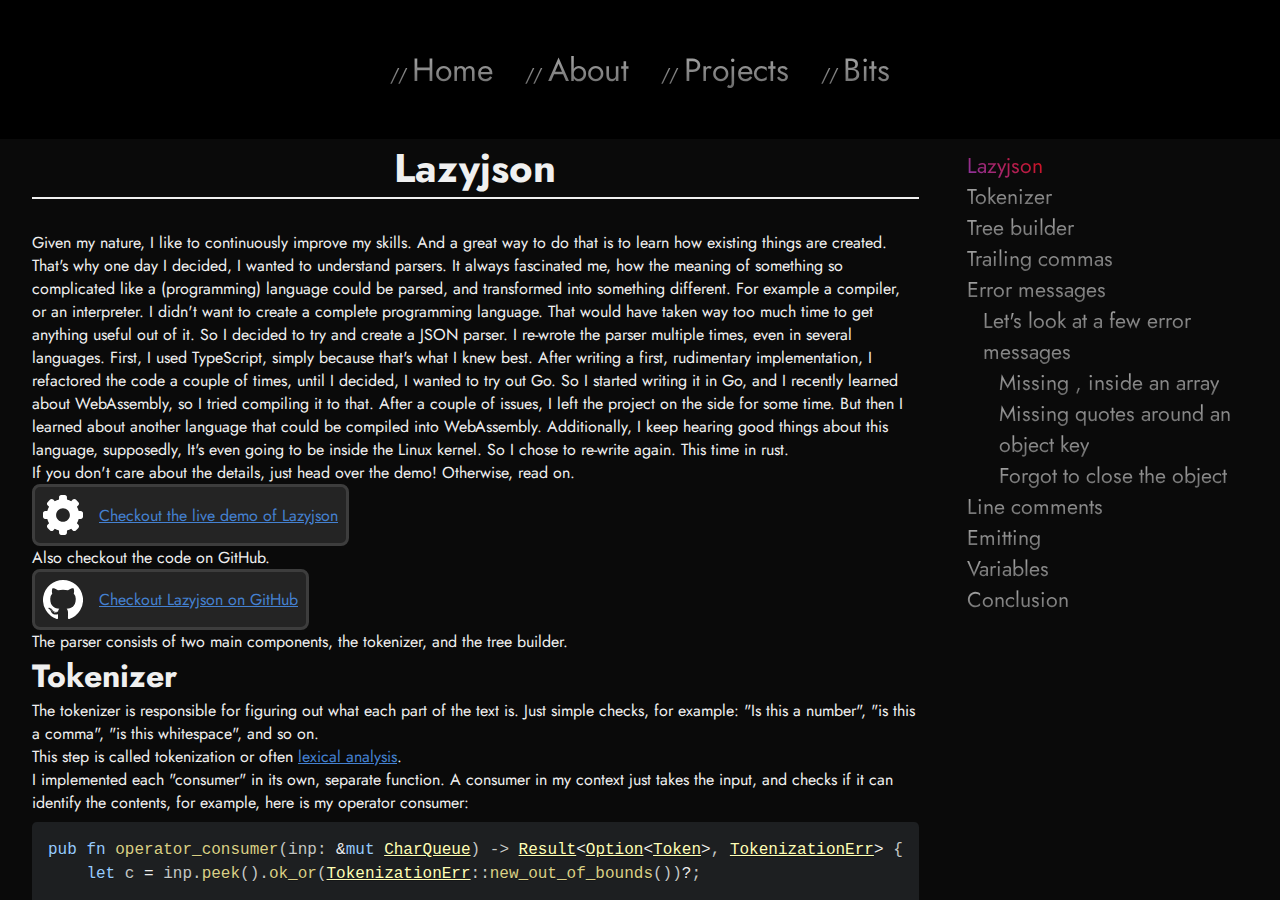
<file: projects/lazyjson.html>
<!DOCTYPE html><html><head><meta charSet="utf-8"/><meta name="viewport" content="width=device-width"/><meta name="next-head-count" content="2"/><link rel="preload" href="/_next/static/css/32074231b39f5985.css" as="style"/><link rel="stylesheet" href="/_next/static/css/32074231b39f5985.css" data-n-g=""/><link rel="preload" href="/_next/static/css/294282ed427225bc.css" as="style"/><link rel="stylesheet" href="/_next/static/css/294282ed427225bc.css" data-n-p=""/><noscript data-n-css=""></noscript><script defer="" nomodule="" src="/_next/static/chunks/polyfills-0d1b80a048d4787e.js"></script><script src="/_next/static/chunks/webpack-c85490a6f758d8f5.js" defer=""></script><script src="/_next/static/chunks/framework-5f4595e5518b5600.js" defer=""></script><script src="/_next/static/chunks/main-959cc2ac3c742fb4.js" defer=""></script><script src="/_next/static/chunks/pages/_app-0108d277bc1d2dde.js" defer=""></script><script src="/_next/static/chunks/966-81c30368746b7ca8.js" defer=""></script><script src="/_next/static/chunks/535-001c31a50f7a8903.js" defer=""></script><script src="/_next/static/chunks/56-d8dbb7b62520b2d2.js" defer=""></script><script src="/_next/static/chunks/pages/projects/lazyjson-ae415b842009951b.js" defer=""></script><script src="/_next/static/D1EDpRoWhKezJobuFnpXv/_buildManifest.js" defer=""></script><script src="/_next/static/D1EDpRoWhKezJobuFnpXv/_ssgManifest.js" defer=""></script><style id="__jsx-5b8000736a1f6652">.link.jsx-5b8000736a1f6652{display:-webkit-inline-box;display:-webkit-inline-flex;display:-moz-inline-box;display:-ms-inline-flexbox;display:inline-flex;gap:1em}.link.jsx-5b8000736a1f6652:hover img.jsx-5b8000736a1f6652{-webkit-animation:spin 500ms ease-in-out;-moz-animation:spin 500ms ease-in-out;-o-animation:spin 500ms ease-in-out;animation:spin 500ms ease-in-out}@-webkit-keyframes spin{0%{-webkit-transform:rotate(0deg);transform:rotate(0deg)}60%{-webkit-transform:rotate(320deg);transform:rotate(320deg)}100%{-webkit-transform:rotate(360deg);transform:rotate(360deg)}}@-moz-keyframes spin{0%{-moz-transform:rotate(0deg);transform:rotate(0deg)}60%{-moz-transform:rotate(320deg);transform:rotate(320deg)}100%{-moz-transform:rotate(360deg);transform:rotate(360deg)}}@-o-keyframes spin{0%{-o-transform:rotate(0deg);transform:rotate(0deg)}60%{-o-transform:rotate(320deg);transform:rotate(320deg)}100%{-o-transform:rotate(360deg);transform:rotate(360deg)}}@keyframes spin{0%{-webkit-transform:rotate(0deg);-moz-transform:rotate(0deg);-o-transform:rotate(0deg);transform:rotate(0deg)}60%{-webkit-transform:rotate(320deg);-moz-transform:rotate(320deg);-o-transform:rotate(320deg);transform:rotate(320deg)}100%{-webkit-transform:rotate(360deg);-moz-transform:rotate(360deg);-o-transform:rotate(360deg);transform:rotate(360deg)}}</style><style id="__jsx-718ea520fd01b3de">.link.jsx-718ea520fd01b3de{display:-webkit-inline-box;display:-webkit-inline-flex;display:-moz-inline-box;display:-ms-inline-flexbox;display:inline-flex;gap:1em}</style></head><body><div id="__next" data-reactroot=""><div class="navBarLayout_navToggleContainer__xXt3m"><span class="navBarLayout_navToggle__5l697"><span></span><span></span><span></span></span></div><nav class="navBarLayout_nav__yApjk" data-open="false"><a class="" href="/">Home</a><a class="" href="/about">About</a><a class="" href="/projects">Projects</a><a class="" href="/bits">Bits</a></nav><div class="navBarLayout_contentOverlay__TpWkB"></div><main><div class="tableOfContentsLayout_container__EzUwh"><div class="tableOfContentsLayout_content__KYkIj"><h1 class="mdxPageLayout_title__J15LR">Lazyjson</h1><p>Given my nature, I like to continuously improve my skills. And a great way to do that is to learn how existing things are created. That&#x27;s why one day I decided, I wanted to understand parsers. It always fascinated me, how the meaning of something so complicated like a (programming) language could be parsed, and transformed into something different. For example a compiler, or an interpreter. I didn&#x27;t want to create a complete programming language. That would have taken way too much time to get anything useful out of it. So I decided to try and create a JSON parser.
I re-wrote the parser multiple times, even in several languages. First, I used TypeScript, simply because that&#x27;s what I knew best. After writing a first, rudimentary implementation, I refactored the code a couple of times, until I decided, I wanted to try out Go. So I started writing it in Go, and I recently learned about WebAssembly, so I tried compiling it to that. After a couple of issues, I left the project on the side for some time. But then I learned about another language that could be compiled into WebAssembly. Additionally, I keep hearing good things about this language, supposedly, It&#x27;s even going to be inside the Linux kernel. So I chose to re-write again. This time in rust.</p>
<p>If you don&#x27;t care about the details, just head over the demo! Otherwise, read on.</p>
<a href="/demos/lazyjson" class="jsx-5b8000736a1f6652 link panel"><img width="40" src="/images/gear-icon.svg" alt="gear icon" class="jsx-5b8000736a1f6652"/>Checkout the live demo of <!-- -->Lazyjson</a>
<p>Also checkout the code on GitHub.</p>
<a href="https://github.com/Elias-Graf/lazyjson" class="jsx-718ea520fd01b3de link panel"><img width="40" src="/images/github.svg" alt="GitHub logo" class="jsx-718ea520fd01b3de"/>Checkout <!-- -->Lazyjson<!-- --> on GitHub</a>
<p>The parser consists of two main components, the tokenizer, and the tree builder.</p>
<h1 id="tokenizer">Tokenizer</h1>
<p>The tokenizer is responsible for figuring out what each part of the text is. Just simple checks, for example: &quot;Is this a number&quot;, &quot;is this a comma&quot;, &quot;is this whitespace&quot;, and so on.</p>
<p>This step is called tokenization or often <a href="https://en.wikipedia.org/wiki/Lexical_analysis">lexical analysis</a>.</p>
<p>I implemented each &quot;consumer&quot; in its own, separate function. A consumer in my context just takes the input, and checks if it can identify the contents, for example, here is my operator consumer:</p>
<pre><pre style="color:#c5c8c6;text-shadow:0 1px rgba(0, 0, 0, 0.3);font-family:Inconsolata, Monaco, Consolas, &#x27;Courier New&#x27;, Courier, monospace;direction:ltr;text-align:left;white-space:pre;word-spacing:normal;word-break:normal;line-height:1.5;-moz-tab-size:4;-o-tab-size:4;tab-size:4;-webkit-hyphens:none;-moz-hyphens:none;-ms-hyphens:none;hyphens:none;padding:1em;margin:.5em 0;overflow:auto;border-radius:0.3em;background:#1d1f21"><code class="language-rust" style="color:#c5c8c6;text-shadow:0 1px rgba(0, 0, 0, 0.3);font-family:Inconsolata, Monaco, Consolas, &#x27;Courier New&#x27;, Courier, monospace;direction:ltr;text-align:left;white-space:pre;word-spacing:normal;word-break:normal;line-height:1.5;-moz-tab-size:4;-o-tab-size:4;tab-size:4;-webkit-hyphens:none;-moz-hyphens:none;-ms-hyphens:none;hyphens:none"><span class="token" style="color:#96CBFE">pub</span><span> </span><span class="token" style="color:#96CBFE">fn</span><span> </span><span class="token function-definition" style="color:#DAD085">operator_consumer</span><span class="token" style="color:#c5c8c6">(</span><span>inp</span><span class="token" style="color:#c5c8c6">:</span><span> </span><span class="token" style="color:#EDEDED">&amp;</span><span class="token" style="color:#96CBFE">mut</span><span> </span><span class="token" style="color:#FFFFB6;text-decoration:underline">CharQueue</span><span class="token" style="color:#c5c8c6">)</span><span> </span><span class="token" style="color:#c5c8c6">-&gt;</span><span> </span><span class="token" style="color:#FFFFB6;text-decoration:underline">Result</span><span class="token" style="color:#EDEDED">&lt;</span><span class="token" style="color:#FFFFB6;text-decoration:underline">Option</span><span class="token" style="color:#EDEDED">&lt;</span><span class="token" style="color:#FFFFB6;text-decoration:underline">Token</span><span class="token" style="color:#EDEDED">&gt;</span><span class="token" style="color:#c5c8c6">,</span><span> </span><span class="token" style="color:#FFFFB6;text-decoration:underline">TokenizationErr</span><span class="token" style="color:#EDEDED">&gt;</span><span> </span><span class="token" style="color:#c5c8c6">{</span><span>
</span><span>    </span><span class="token" style="color:#96CBFE">let</span><span> c </span><span class="token" style="color:#EDEDED">=</span><span> inp</span><span class="token" style="color:#c5c8c6">.</span><span class="token" style="color:#DAD085">peek</span><span class="token" style="color:#c5c8c6">(</span><span class="token" style="color:#c5c8c6">)</span><span class="token" style="color:#c5c8c6">.</span><span class="token" style="color:#DAD085">ok_or</span><span class="token" style="color:#c5c8c6">(</span><span class="token" style="color:#FFFFB6;text-decoration:underline">TokenizationErr</span><span class="token" style="color:#c5c8c6">::</span><span class="token" style="color:#DAD085">new_out_of_bounds</span><span class="token" style="color:#c5c8c6">(</span><span class="token" style="color:#c5c8c6">)</span><span class="token" style="color:#c5c8c6">)</span><span class="token" style="color:#EDEDED">?</span><span class="token" style="color:#c5c8c6">;</span><span>
</span>
<span>    </span><span class="token" style="color:#96CBFE">let</span><span> tok </span><span class="token" style="color:#EDEDED">=</span><span> </span><span class="token" style="color:#96CBFE">match</span><span> c </span><span class="token" style="color:#c5c8c6">{</span><span>
</span><span>        </span><span class="token" style="color:#A8FF60">&#x27;:&#x27;</span><span> </span><span class="token" style="color:#EDEDED">=&gt;</span><span> </span><span class="token" style="color:#FFFFB6;text-decoration:underline">Token</span><span class="token" style="color:#c5c8c6">::</span><span class="token" style="color:#DAD085">new_json_assignment_op</span><span class="token" style="color:#c5c8c6">(</span><span>inp</span><span class="token" style="color:#c5c8c6">.</span><span class="token" style="color:#DAD085">idx</span><span class="token" style="color:#c5c8c6">(</span><span class="token" style="color:#c5c8c6">)</span><span class="token" style="color:#c5c8c6">)</span><span class="token" style="color:#c5c8c6">,</span><span>
</span><span>        </span><span class="token" style="color:#A8FF60">&#x27;=&#x27;</span><span> </span><span class="token" style="color:#EDEDED">=&gt;</span><span> </span><span class="token" style="color:#FFFFB6;text-decoration:underline">Token</span><span class="token" style="color:#c5c8c6">::</span><span class="token" style="color:#DAD085">new_equal_assignment_op</span><span class="token" style="color:#c5c8c6">(</span><span>inp</span><span class="token" style="color:#c5c8c6">.</span><span class="token" style="color:#DAD085">idx</span><span class="token" style="color:#c5c8c6">(</span><span class="token" style="color:#c5c8c6">)</span><span class="token" style="color:#c5c8c6">)</span><span class="token" style="color:#c5c8c6">,</span><span>
</span><span>        _ </span><span class="token" style="color:#EDEDED">=&gt;</span><span> </span><span class="token" style="color:#96CBFE">return</span><span> </span><span class="token" style="color:#FFFFB6;text-decoration:underline">Ok</span><span class="token" style="color:#c5c8c6">(</span><span class="token" style="color:#FFFFB6;text-decoration:underline">None</span><span class="token" style="color:#c5c8c6">)</span><span class="token" style="color:#c5c8c6">,</span><span>
</span><span>    </span><span class="token" style="color:#c5c8c6">}</span><span class="token" style="color:#c5c8c6">;</span><span>
</span>
<span>    inp</span><span class="token" style="color:#c5c8c6">.</span><span class="token" style="color:#DAD085">advance_by</span><span class="token" style="color:#c5c8c6">(</span><span class="token" style="color:#FF73FD">1</span><span class="token" style="color:#c5c8c6">)</span><span class="token" style="color:#c5c8c6">;</span><span>
</span>
<span>    </span><span class="token" style="color:#FFFFB6;text-decoration:underline">Ok</span><span class="token" style="color:#c5c8c6">(</span><span class="token" style="color:#FFFFB6;text-decoration:underline">Some</span><span class="token" style="color:#c5c8c6">(</span><span>tok</span><span class="token" style="color:#c5c8c6">)</span><span class="token" style="color:#c5c8c6">)</span><span>
</span><span></span><span class="token" style="color:#c5c8c6">}</span><span>
</span></code></pre></pre>
<p>As you can see, well at least if you know rust a little bit, this function can return either an error or an optional token.</p>
<p>Then, in the main tokenization function, all of the consumers are combined. It loops over every one of them. If a function returns a token, we can move on to the next piece of text. If it returns <code>None</code>, the text was not identified as consumable by this consumer, and we can check it with the next one.</p>
<pre><pre style="color:#c5c8c6;text-shadow:0 1px rgba(0, 0, 0, 0.3);font-family:Inconsolata, Monaco, Consolas, &#x27;Courier New&#x27;, Courier, monospace;direction:ltr;text-align:left;white-space:pre;word-spacing:normal;word-break:normal;line-height:1.5;-moz-tab-size:4;-o-tab-size:4;tab-size:4;-webkit-hyphens:none;-moz-hyphens:none;-ms-hyphens:none;hyphens:none;padding:1em;margin:.5em 0;overflow:auto;border-radius:0.3em;background:#1d1f21"><code class="language-rust" style="color:#c5c8c6;text-shadow:0 1px rgba(0, 0, 0, 0.3);font-family:Inconsolata, Monaco, Consolas, &#x27;Courier New&#x27;, Courier, monospace;direction:ltr;text-align:left;white-space:pre;word-spacing:normal;word-break:normal;line-height:1.5;-moz-tab-size:4;-o-tab-size:4;tab-size:4;-webkit-hyphens:none;-moz-hyphens:none;-ms-hyphens:none;hyphens:none"><span class="token" style="color:#96CBFE">pub</span><span> </span><span class="token" style="color:#96CBFE">fn</span><span> </span><span class="token function-definition" style="color:#DAD085">tokenize</span><span class="token" style="color:#c5c8c6">(</span><span>inp</span><span class="token" style="color:#c5c8c6">:</span><span> </span><span class="token" style="color:#EDEDED">&amp;</span><span class="token" style="color:#96CBFE">str</span><span class="token" style="color:#c5c8c6">,</span><span> config</span><span class="token" style="color:#c5c8c6">:</span><span> </span><span class="token" style="color:#EDEDED">&amp;</span><span class="token" style="color:#FFFFB6;text-decoration:underline">Config</span><span class="token" style="color:#c5c8c6">)</span><span> </span><span class="token" style="color:#c5c8c6">-&gt;</span><span> </span><span class="token" style="color:#FFFFB6;text-decoration:underline">Result</span><span class="token" style="color:#EDEDED">&lt;</span><span class="token" style="color:#FFFFB6;text-decoration:underline">Vec</span><span class="token" style="color:#EDEDED">&lt;</span><span class="token" style="color:#FFFFB6;text-decoration:underline">Token</span><span class="token" style="color:#EDEDED">&gt;</span><span class="token" style="color:#c5c8c6">,</span><span> </span><span class="token" style="color:#FFFFB6;text-decoration:underline">TokenizationErr</span><span class="token" style="color:#EDEDED">&gt;</span><span> </span><span class="token" style="color:#c5c8c6">{</span><span>
</span><span>    </span><span class="token" style="color:#96CBFE">if</span><span> inp</span><span class="token" style="color:#c5c8c6">.</span><span class="token" style="color:#DAD085">is_empty</span><span class="token" style="color:#c5c8c6">(</span><span class="token" style="color:#c5c8c6">)</span><span> </span><span class="token" style="color:#c5c8c6">{</span><span>
</span><span>        </span><span class="token" style="color:#96CBFE">return</span><span> </span><span class="token" style="color:#FFFFB6;text-decoration:underline">Err</span><span class="token" style="color:#c5c8c6">(</span><span class="token" style="color:#FFFFB6;text-decoration:underline">TokenizationErr</span><span class="token" style="color:#c5c8c6">::</span><span class="token" style="color:#DAD085">new_no_inp</span><span class="token" style="color:#c5c8c6">(</span><span class="token" style="color:#c5c8c6">)</span><span class="token" style="color:#c5c8c6">)</span><span class="token" style="color:#c5c8c6">;</span><span>
</span><span>    </span><span class="token" style="color:#c5c8c6">}</span><span>
</span>
<span>    </span><span class="token" style="color:#96CBFE">let</span><span> consumers</span><span class="token" style="color:#c5c8c6">:</span><span> </span><span class="token" style="color:#EDEDED">&amp;</span><span class="token" style="color:#c5c8c6">[</span><span class="token" style="color:#EDEDED">&amp;</span><span class="token" style="color:#FFFFB6;text-decoration:underline">Consumer</span><span class="token" style="color:#c5c8c6">]</span><span> </span><span class="token" style="color:#EDEDED">=</span><span> </span><span class="token" style="color:#EDEDED">&amp;</span><span class="token" style="color:#c5c8c6">[</span><span>
</span><span>        </span><span class="token" style="color:#EDEDED">&amp;</span><span>line_comment_consumer</span><span class="token" style="color:#c5c8c6">,</span><span>
</span><span>        </span><span class="token" style="color:#EDEDED">&amp;</span><span>whitespace_consumer</span><span class="token" style="color:#c5c8c6">,</span><span>
</span><span>        </span><span class="token" style="color:#EDEDED">&amp;</span><span>delimiter_consumer</span><span class="token" style="color:#c5c8c6">,</span><span>
</span><span>        </span><span class="token" style="color:#EDEDED">&amp;</span><span>keyword_literal_consumer</span><span class="token" style="color:#c5c8c6">,</span><span>
</span><span>        </span><span class="token" style="color:#EDEDED">&amp;</span><span>number_literal_consumer</span><span class="token" style="color:#c5c8c6">,</span><span>
</span><span>        </span><span class="token" style="color:#EDEDED">&amp;</span><span>operator_consumer</span><span class="token" style="color:#c5c8c6">,</span><span>
</span><span>        </span><span class="token" style="color:#EDEDED">&amp;</span><span>separator_consumer</span><span class="token" style="color:#c5c8c6">,</span><span>
</span><span>        </span><span class="token" style="color:#EDEDED">&amp;</span><span>string_literal_consumer</span><span class="token" style="color:#c5c8c6">,</span><span>
</span><span>    </span><span class="token" style="color:#c5c8c6">]</span><span class="token" style="color:#c5c8c6">;</span><span>
</span>
<span>    </span><span class="token" style="color:#96CBFE">let</span><span> </span><span class="token" style="color:#96CBFE">mut</span><span> queue </span><span class="token" style="color:#EDEDED">=</span><span> </span><span class="token" style="color:#FFFFB6;text-decoration:underline">CharQueue</span><span class="token" style="color:#c5c8c6">::</span><span class="token" style="color:#DAD085">new</span><span class="token" style="color:#c5c8c6">(</span><span>inp</span><span class="token" style="color:#c5c8c6">)</span><span class="token" style="color:#c5c8c6">;</span><span>
</span><span>    </span><span class="token" style="color:#96CBFE">let</span><span> </span><span class="token" style="color:#96CBFE">mut</span><span> toks </span><span class="token" style="color:#EDEDED">=</span><span> </span><span class="token" style="color:#FFFFB6;text-decoration:underline">Vec</span><span class="token" style="color:#c5c8c6">::</span><span class="token" style="color:#DAD085">new</span><span class="token" style="color:#c5c8c6">(</span><span class="token" style="color:#c5c8c6">)</span><span class="token" style="color:#c5c8c6">;</span><span>
</span>
<span>    </span><span class="token lifetime-annotation" style="color:#f92672">&#x27;o</span><span class="token" style="color:#c5c8c6">:</span><span> </span><span class="token" style="color:#96CBFE">while</span><span> queue</span><span class="token" style="color:#c5c8c6">.</span><span class="token" style="color:#DAD085">has_remaining</span><span class="token" style="color:#c5c8c6">(</span><span class="token" style="color:#c5c8c6">)</span><span> </span><span class="token" style="color:#c5c8c6">{</span><span>
</span><span>        </span><span class="token" style="color:#96CBFE">for</span><span> consumer </span><span class="token" style="color:#96CBFE">in</span><span> consumers </span><span class="token" style="color:#c5c8c6">{</span><span>
</span><span>            </span><span class="token" style="color:#96CBFE">let</span><span> tok </span><span class="token" style="color:#EDEDED">=</span><span> </span><span class="token" style="color:#DAD085">consumer</span><span class="token" style="color:#c5c8c6">(</span><span class="token" style="color:#EDEDED">&amp;</span><span class="token" style="color:#96CBFE">mut</span><span> queue</span><span class="token" style="color:#c5c8c6">)</span><span class="token" style="color:#EDEDED">?</span><span class="token" style="color:#c5c8c6">;</span><span>
</span>
<span>            </span><span class="token" style="color:#96CBFE">if</span><span> </span><span class="token" style="color:#96CBFE">let</span><span> </span><span class="token" style="color:#FFFFB6;text-decoration:underline">Some</span><span class="token" style="color:#c5c8c6">(</span><span>tok</span><span class="token" style="color:#c5c8c6">)</span><span> </span><span class="token" style="color:#EDEDED">=</span><span> tok </span><span class="token" style="color:#c5c8c6">{</span><span>
</span><span>                </span><span class="token" style="color:#7C7C7C">// Omit unnecessary whitespace tokens</span><span>
</span><span>                </span><span class="token" style="color:#96CBFE">if</span><span> tok</span><span class="token" style="color:#c5c8c6">.</span><span>typ </span><span class="token" style="color:#EDEDED">==</span><span> </span><span class="token" style="color:#FFFFB6;text-decoration:underline">TokenType</span><span class="token" style="color:#c5c8c6">::</span><span class="token" style="color:#FFFFB6;text-decoration:underline">WhitespaceLiteral</span><span> </span><span class="token" style="color:#c5c8c6">{</span><span>
</span><span>                    </span><span class="token" style="color:#96CBFE">continue</span><span> </span><span class="token lifetime-annotation" style="color:#f92672">&#x27;o</span><span class="token" style="color:#c5c8c6">;</span><span>
</span><span>                </span><span class="token" style="color:#c5c8c6">}</span><span>
</span>
<span>                </span><span class="token" style="color:#7C7C7C">// Line comments are currently not supported by the treebuilder.</span><span>
</span><span>                </span><span class="token" style="color:#7C7C7C">// So if they are allowed, we omitted them, and otherwise throw an</span><span>
</span><span>                </span><span class="token" style="color:#7C7C7C">// error.</span><span>
</span><span>                </span><span class="token" style="color:#96CBFE">if</span><span> tok</span><span class="token" style="color:#c5c8c6">.</span><span>typ </span><span class="token" style="color:#EDEDED">==</span><span> </span><span class="token" style="color:#FFFFB6;text-decoration:underline">TokenType</span><span class="token" style="color:#c5c8c6">::</span><span class="token" style="color:#FFFFB6;text-decoration:underline">LineComment</span><span> </span><span class="token" style="color:#c5c8c6">{</span><span>
</span><span>                    </span><span class="token" style="color:#96CBFE">if</span><span> config</span><span class="token" style="color:#c5c8c6">.</span><span>allow_line_comments </span><span class="token" style="color:#c5c8c6">{</span><span>
</span><span>                        </span><span class="token" style="color:#96CBFE">continue</span><span> </span><span class="token lifetime-annotation" style="color:#f92672">&#x27;o</span><span class="token" style="color:#c5c8c6">;</span><span>
</span><span>                    </span><span class="token" style="color:#c5c8c6">}</span><span>
</span>
<span>                    </span><span class="token" style="color:#96CBFE">return</span><span> </span><span class="token" style="color:#FFFFB6;text-decoration:underline">Err</span><span class="token" style="color:#c5c8c6">(</span><span class="token" style="color:#FFFFB6;text-decoration:underline">TokenizationErr</span><span class="token" style="color:#c5c8c6">::</span><span class="token" style="color:#DAD085">new_line_comments_not_allowed</span><span class="token" style="color:#c5c8c6">(</span><span>
</span><span>                        tok</span><span class="token" style="color:#c5c8c6">.</span><span>from</span><span class="token" style="color:#c5c8c6">,</span><span> tok</span><span class="token" style="color:#c5c8c6">.</span><span>to</span><span class="token" style="color:#c5c8c6">,</span><span>
</span><span>                    </span><span class="token" style="color:#c5c8c6">)</span><span class="token" style="color:#c5c8c6">)</span><span class="token" style="color:#c5c8c6">;</span><span>
</span><span>                </span><span class="token" style="color:#c5c8c6">}</span><span>
</span>
<span>                toks</span><span class="token" style="color:#c5c8c6">.</span><span class="token" style="color:#DAD085">push</span><span class="token" style="color:#c5c8c6">(</span><span>tok</span><span class="token" style="color:#c5c8c6">)</span><span class="token" style="color:#c5c8c6">;</span><span>
</span><span>                </span><span class="token" style="color:#96CBFE">continue</span><span> </span><span class="token lifetime-annotation" style="color:#f92672">&#x27;o</span><span class="token" style="color:#c5c8c6">;</span><span>
</span><span>            </span><span class="token" style="color:#c5c8c6">}</span><span>
</span><span>        </span><span class="token" style="color:#c5c8c6">}</span><span>
</span>
<span>        </span><span class="token macro" style="color:#96CBFE">panic!</span><span class="token" style="color:#c5c8c6">(</span><span class="token" style="color:#A8FF60">&quot;{:?} was not consumed&quot;</span><span class="token" style="color:#c5c8c6">,</span><span> queue</span><span class="token" style="color:#c5c8c6">.</span><span class="token" style="color:#DAD085">peek</span><span class="token" style="color:#c5c8c6">(</span><span class="token" style="color:#c5c8c6">)</span><span class="token" style="color:#c5c8c6">)</span><span class="token" style="color:#c5c8c6">;</span><span>
</span><span>    </span><span class="token" style="color:#c5c8c6">}</span><span>
</span>
<span>    </span><span class="token" style="color:#FFFFB6;text-decoration:underline">Ok</span><span class="token" style="color:#c5c8c6">(</span><span>toks</span><span class="token" style="color:#c5c8c6">)</span><span>
</span><span></span><span class="token" style="color:#c5c8c6">}</span><span>
</span></code></pre></pre>
<h1 id="tree-builder">Tree builder</h1>
<p>After obtaining a list of tokens, the tree builder can now check for valid patterns, for example: <code>[</code>, <code>false</code>, <code>]</code>, and build a tree of nodes out of it. The mentioned example would result in the following node structure: <code>ArrayNode</code> -&gt; <code>entries</code> -&gt; <code>BoolNode</code> -&gt; <code>false</code>.</p>
<p>The tree builder works fundamentally in the same way as the tokenizer. It combines a set of consumers, and checks if they could consume a given token composition.</p>
<pre><pre style="color:#c5c8c6;text-shadow:0 1px rgba(0, 0, 0, 0.3);font-family:Inconsolata, Monaco, Consolas, &#x27;Courier New&#x27;, Courier, monospace;direction:ltr;text-align:left;white-space:pre;word-spacing:normal;word-break:normal;line-height:1.5;-moz-tab-size:4;-o-tab-size:4;tab-size:4;-webkit-hyphens:none;-moz-hyphens:none;-ms-hyphens:none;hyphens:none;padding:1em;margin:.5em 0;overflow:auto;border-radius:0.3em;background:#1d1f21"><code class="language-rust" style="color:#c5c8c6;text-shadow:0 1px rgba(0, 0, 0, 0.3);font-family:Inconsolata, Monaco, Consolas, &#x27;Courier New&#x27;, Courier, monospace;direction:ltr;text-align:left;white-space:pre;word-spacing:normal;word-break:normal;line-height:1.5;-moz-tab-size:4;-o-tab-size:4;tab-size:4;-webkit-hyphens:none;-moz-hyphens:none;-ms-hyphens:none;hyphens:none"><span class="token" style="color:#96CBFE">pub</span><span> </span><span class="token" style="color:#96CBFE">fn</span><span> </span><span class="token function-definition" style="color:#DAD085">number_consumer</span><span class="token" style="color:#c5c8c6">(</span><span>
</span><span>    inp</span><span class="token" style="color:#c5c8c6">:</span><span> </span><span class="token" style="color:#EDEDED">&amp;</span><span class="token" style="color:#96CBFE">mut</span><span> </span><span class="token" style="color:#FFFFB6;text-decoration:underline">Queue</span><span class="token" style="color:#EDEDED">&lt;</span><span class="token" style="color:#FFFFB6;text-decoration:underline">Token</span><span class="token" style="color:#EDEDED">&gt;</span><span class="token" style="color:#c5c8c6">,</span><span>
</span><span>    _</span><span class="token" style="color:#c5c8c6">:</span><span> </span><span class="token" style="color:#EDEDED">&amp;</span><span class="token" style="color:#FFFFB6;text-decoration:underline">Rc</span><span class="token" style="color:#EDEDED">&lt;</span><span class="token" style="color:#FFFFB6;text-decoration:underline">VarDict</span><span class="token" style="color:#EDEDED">&gt;</span><span class="token" style="color:#c5c8c6">,</span><span>
</span><span>    _</span><span class="token" style="color:#c5c8c6">:</span><span> </span><span class="token" style="color:#EDEDED">&amp;</span><span class="token" style="color:#FFFFB6;text-decoration:underline">Config</span><span class="token" style="color:#c5c8c6">,</span><span>
</span><span></span><span class="token" style="color:#c5c8c6">)</span><span> </span><span class="token" style="color:#c5c8c6">-&gt;</span><span> </span><span class="token" style="color:#FFFFB6;text-decoration:underline">Result</span><span class="token" style="color:#EDEDED">&lt;</span><span class="token" style="color:#FFFFB6;text-decoration:underline">Option</span><span class="token" style="color:#EDEDED">&lt;</span><span class="token" style="color:#FFFFB6;text-decoration:underline">Node</span><span class="token" style="color:#EDEDED">&gt;</span><span class="token" style="color:#c5c8c6">,</span><span> </span><span class="token" style="color:#FFFFB6;text-decoration:underline">TreebuilderErr</span><span class="token" style="color:#EDEDED">&gt;</span><span> </span><span class="token" style="color:#c5c8c6">{</span><span>
</span><span>    </span><span class="token" style="color:#96CBFE">if</span><span> t</span><span class="token" style="color:#c5c8c6">.</span><span>typ </span><span class="token" style="color:#EDEDED">!=</span><span> </span><span class="token" style="color:#FFFFB6;text-decoration:underline">TokenType</span><span class="token" style="color:#c5c8c6">::</span><span class="token" style="color:#FFFFB6;text-decoration:underline">NumberLiteral</span><span> </span><span class="token" style="color:#c5c8c6">{</span><span>
</span><span>        </span><span class="token" style="color:#96CBFE">return</span><span> </span><span class="token" style="color:#FFFFB6;text-decoration:underline">Ok</span><span class="token" style="color:#c5c8c6">(</span><span class="token" style="color:#FFFFB6;text-decoration:underline">None</span><span class="token" style="color:#c5c8c6">)</span><span class="token" style="color:#c5c8c6">;</span><span>
</span><span>    </span><span class="token" style="color:#c5c8c6">}</span><span>
</span>
<span>    </span><span class="token" style="color:#96CBFE">let</span><span> i </span><span class="token" style="color:#EDEDED">=</span><span> inp</span><span class="token" style="color:#c5c8c6">.</span><span class="token" style="color:#DAD085">idx</span><span class="token" style="color:#c5c8c6">(</span><span class="token" style="color:#c5c8c6">)</span><span class="token" style="color:#c5c8c6">;</span><span>
</span><span>    </span><span class="token" style="color:#96CBFE">let</span><span> t </span><span class="token" style="color:#EDEDED">=</span><span> inp</span><span class="token" style="color:#c5c8c6">.</span><span class="token" style="color:#DAD085">next</span><span class="token" style="color:#c5c8c6">(</span><span class="token" style="color:#c5c8c6">)</span><span class="token" style="color:#c5c8c6">.</span><span class="token" style="color:#DAD085">unwrap</span><span class="token" style="color:#c5c8c6">(</span><span class="token" style="color:#c5c8c6">)</span><span class="token" style="color:#c5c8c6">;</span><span>
</span>
<span>    </span><span class="token" style="color:#FFFFB6;text-decoration:underline">Ok</span><span class="token" style="color:#c5c8c6">(</span><span class="token" style="color:#FFFFB6;text-decoration:underline">Some</span><span class="token" style="color:#c5c8c6">(</span><span class="token" style="color:#FFFFB6;text-decoration:underline">NumberNode</span><span class="token" style="color:#c5c8c6">::</span><span class="token" style="color:#DAD085">new</span><span class="token" style="color:#c5c8c6">(</span><span>i</span><span class="token" style="color:#c5c8c6">,</span><span> t</span><span class="token" style="color:#c5c8c6">.</span><span>val</span><span class="token" style="color:#c5c8c6">.</span><span class="token" style="color:#DAD085">clone</span><span class="token" style="color:#c5c8c6">(</span><span class="token" style="color:#c5c8c6">)</span><span class="token" style="color:#c5c8c6">)</span><span class="token" style="color:#c5c8c6">.</span><span class="token" style="color:#DAD085">into</span><span class="token" style="color:#c5c8c6">(</span><span class="token" style="color:#c5c8c6">)</span><span class="token" style="color:#c5c8c6">)</span><span class="token" style="color:#c5c8c6">)</span><span>
</span><span></span><span class="token" style="color:#c5c8c6">}</span><span>
</span></code></pre></pre>
<pre><pre style="color:#c5c8c6;text-shadow:0 1px rgba(0, 0, 0, 0.3);font-family:Inconsolata, Monaco, Consolas, &#x27;Courier New&#x27;, Courier, monospace;direction:ltr;text-align:left;white-space:pre;word-spacing:normal;word-break:normal;line-height:1.5;-moz-tab-size:4;-o-tab-size:4;tab-size:4;-webkit-hyphens:none;-moz-hyphens:none;-ms-hyphens:none;hyphens:none;padding:1em;margin:.5em 0;overflow:auto;border-radius:0.3em;background:#1d1f21"><code class="language-rust" style="color:#c5c8c6;text-shadow:0 1px rgba(0, 0, 0, 0.3);font-family:Inconsolata, Monaco, Consolas, &#x27;Courier New&#x27;, Courier, monospace;direction:ltr;text-align:left;white-space:pre;word-spacing:normal;word-break:normal;line-height:1.5;-moz-tab-size:4;-o-tab-size:4;tab-size:4;-webkit-hyphens:none;-moz-hyphens:none;-ms-hyphens:none;hyphens:none"><span class="token" style="color:#7C7C7C">/// Consumes all possible forms of &quot;value constellations&quot;. For example simple</span><span>
</span><span></span><span class="token" style="color:#7C7C7C">/// numbers (`1`), or arrays (`[1, 2]`), and so on. This consumer combines other</span><span>
</span><span></span><span class="token" style="color:#7C7C7C">/// &quot;sub-consumers&quot; to achieve this behavior.</span><span>
</span><span></span><span class="token" style="color:#96CBFE">pub</span><span> </span><span class="token" style="color:#96CBFE">fn</span><span> </span><span class="token function-definition" style="color:#DAD085">value_consumer</span><span class="token" style="color:#c5c8c6">(</span><span>
</span><span>    toks</span><span class="token" style="color:#c5c8c6">:</span><span> </span><span class="token" style="color:#EDEDED">&amp;</span><span class="token" style="color:#96CBFE">mut</span><span> </span><span class="token" style="color:#FFFFB6;text-decoration:underline">Peekable</span><span class="token" style="color:#EDEDED">&lt;</span><span class="token" style="color:#FFFFB6;text-decoration:underline">TokenIndices</span><span class="token" style="color:#EDEDED">&gt;</span><span class="token" style="color:#c5c8c6">,</span><span>
</span><span>    var_dict</span><span class="token" style="color:#c5c8c6">:</span><span> </span><span class="token" style="color:#EDEDED">&amp;</span><span class="token" style="color:#FFFFB6;text-decoration:underline">Rc</span><span class="token" style="color:#EDEDED">&lt;</span><span class="token" style="color:#FFFFB6;text-decoration:underline">VarDict</span><span class="token" style="color:#EDEDED">&gt;</span><span class="token" style="color:#c5c8c6">,</span><span>
</span><span>    config</span><span class="token" style="color:#c5c8c6">:</span><span> </span><span class="token" style="color:#EDEDED">&amp;</span><span class="token" style="color:#FFFFB6;text-decoration:underline">Config</span><span class="token" style="color:#c5c8c6">,</span><span>
</span><span></span><span class="token" style="color:#c5c8c6">)</span><span> </span><span class="token" style="color:#c5c8c6">-&gt;</span><span> </span><span class="token" style="color:#FFFFB6;text-decoration:underline">Result</span><span class="token" style="color:#EDEDED">&lt;</span><span class="token" style="color:#FFFFB6;text-decoration:underline">Option</span><span class="token" style="color:#EDEDED">&lt;</span><span class="token" style="color:#FFFFB6;text-decoration:underline">Node</span><span class="token" style="color:#EDEDED">&gt;</span><span class="token" style="color:#c5c8c6">,</span><span> </span><span class="token" style="color:#FFFFB6;text-decoration:underline">TreebuilderErr</span><span class="token" style="color:#EDEDED">&gt;</span><span> </span><span class="token" style="color:#c5c8c6">{</span><span>
</span><span>    </span><span class="token" style="color:#96CBFE">let</span><span> consumers</span><span class="token" style="color:#c5c8c6">:</span><span> </span><span class="token" style="color:#EDEDED">&amp;</span><span class="token" style="color:#c5c8c6">[</span><span class="token" style="color:#EDEDED">&amp;</span><span class="token" style="color:#FFFFB6;text-decoration:underline">Consumer</span><span class="token" style="color:#c5c8c6">]</span><span> </span><span class="token" style="color:#EDEDED">=</span><span> </span><span class="token" style="color:#EDEDED">&amp;</span><span class="token" style="color:#c5c8c6">[</span><span>
</span><span>        </span><span class="token" style="color:#EDEDED">&amp;</span><span>array_consumer</span><span class="token" style="color:#c5c8c6">,</span><span>
</span><span>        </span><span class="token" style="color:#EDEDED">&amp;</span><span>keyword_consumer</span><span class="token" style="color:#c5c8c6">,</span><span>
</span><span>        </span><span class="token" style="color:#EDEDED">&amp;</span><span>variable_usage_consumer</span><span class="token" style="color:#c5c8c6">,</span><span>
</span><span>        </span><span class="token" style="color:#EDEDED">&amp;</span><span>number_consumer</span><span class="token" style="color:#c5c8c6">,</span><span>
</span><span>        </span><span class="token" style="color:#EDEDED">&amp;</span><span>object_consumer</span><span class="token" style="color:#c5c8c6">,</span><span>
</span><span>        </span><span class="token" style="color:#EDEDED">&amp;</span><span>string_consumer</span><span class="token" style="color:#c5c8c6">,</span><span>
</span><span>    </span><span class="token" style="color:#c5c8c6">]</span><span class="token" style="color:#c5c8c6">;</span><span>
</span>
<span>    </span><span class="token" style="color:#96CBFE">for</span><span> consumer </span><span class="token" style="color:#96CBFE">in</span><span> consumers </span><span class="token" style="color:#c5c8c6">{</span><span>
</span><span>        </span><span class="token" style="color:#96CBFE">let</span><span> res </span><span class="token" style="color:#EDEDED">=</span><span> </span><span class="token" style="color:#DAD085">consumer</span><span class="token" style="color:#c5c8c6">(</span><span>toks</span><span class="token" style="color:#c5c8c6">,</span><span> var_dict</span><span class="token" style="color:#c5c8c6">,</span><span> config</span><span class="token" style="color:#c5c8c6">)</span><span class="token" style="color:#EDEDED">?</span><span class="token" style="color:#c5c8c6">;</span><span>
</span>
<span>        </span><span class="token" style="color:#96CBFE">if</span><span> res</span><span class="token" style="color:#c5c8c6">.</span><span class="token" style="color:#DAD085">is_some</span><span class="token" style="color:#c5c8c6">(</span><span class="token" style="color:#c5c8c6">)</span><span> </span><span class="token" style="color:#c5c8c6">{</span><span>
</span><span>            </span><span class="token" style="color:#96CBFE">return</span><span> </span><span class="token" style="color:#FFFFB6;text-decoration:underline">Ok</span><span class="token" style="color:#c5c8c6">(</span><span>res</span><span class="token" style="color:#c5c8c6">)</span><span class="token" style="color:#c5c8c6">;</span><span>
</span><span>        </span><span class="token" style="color:#c5c8c6">}</span><span>
</span><span>    </span><span class="token" style="color:#c5c8c6">}</span><span>
</span>
<span>    </span><span class="token" style="color:#FFFFB6;text-decoration:underline">Ok</span><span class="token" style="color:#c5c8c6">(</span><span class="token" style="color:#FFFFB6;text-decoration:underline">None</span><span class="token" style="color:#c5c8c6">)</span><span>
</span><span></span><span class="token" style="color:#c5c8c6">}</span><span>
</span></code></pre></pre>
<p>So this is the basic functionality of a JSON parser complete. But I wanted to add some of my own features. Mostly &quot;fixing&quot; things I always found to be annoying about the JSON format.</p>
<h1 id="trailing-commas">Trailing commas</h1>
<p>The JSON format does not permit having trailing commas, this can be most annoying when moving entries around. I&#x27;ve also seen that another argument for trailing comma that I&#x27;ve read, is that to add an entry, you would need the add the entry itself, and a comma on the previous line. In source control, this will show up as a two-line change, which it isn&#x27;t.</p>
<p>So I went and added a config, as I wanted to be able to turn this feature on and off. And started checking for trailing commas:</p>
<pre><pre style="color:#c5c8c6;text-shadow:0 1px rgba(0, 0, 0, 0.3);font-family:Inconsolata, Monaco, Consolas, &#x27;Courier New&#x27;, Courier, monospace;direction:ltr;text-align:left;white-space:pre;word-spacing:normal;word-break:normal;line-height:1.5;-moz-tab-size:4;-o-tab-size:4;tab-size:4;-webkit-hyphens:none;-moz-hyphens:none;-ms-hyphens:none;hyphens:none;padding:1em;margin:.5em 0;overflow:auto;border-radius:0.3em;background:#1d1f21"><code class="language-rust" style="color:#c5c8c6;text-shadow:0 1px rgba(0, 0, 0, 0.3);font-family:Inconsolata, Monaco, Consolas, &#x27;Courier New&#x27;, Courier, monospace;direction:ltr;text-align:left;white-space:pre;word-spacing:normal;word-break:normal;line-height:1.5;-moz-tab-size:4;-o-tab-size:4;tab-size:4;-webkit-hyphens:none;-moz-hyphens:none;-ms-hyphens:none;hyphens:none"><span class="token" style="color:#DAD085">consume_val_sep</span><span class="token" style="color:#c5c8c6">(</span><span>inp</span><span class="token" style="color:#c5c8c6">)</span><span class="token" style="color:#EDEDED">?</span><span class="token" style="color:#c5c8c6">;</span><span>
</span>
<span></span><span class="token" style="color:#7C7C7C">// Check if the next token is an object close, if yes, we have a trailing</span><span>
</span><span></span><span class="token" style="color:#7C7C7C">// separator.</span><span>
</span><span></span><span class="token" style="color:#96CBFE">if</span><span> </span><span class="token" style="color:#DAD085">consume_obj_cls</span><span class="token" style="color:#c5c8c6">(</span><span>inp</span><span class="token" style="color:#c5c8c6">,</span><span> opn_i</span><span class="token" style="color:#c5c8c6">)</span><span class="token" style="color:#EDEDED">?</span><span> </span><span class="token" style="color:#c5c8c6">{</span><span>
</span><span>    </span><span class="token" style="color:#96CBFE">if</span><span> </span><span class="token" style="color:#EDEDED">!</span><span>config</span><span class="token" style="color:#c5c8c6">.</span><span>allow_trailing_commas </span><span class="token" style="color:#c5c8c6">{</span><span>
</span><span>        </span><span class="token" style="color:#96CBFE">return</span><span> </span><span class="token" style="color:#FFFFB6;text-decoration:underline">Err</span><span class="token" style="color:#c5c8c6">(</span><span class="token" style="color:#FFFFB6;text-decoration:underline">TreebuilderErr</span><span class="token" style="color:#c5c8c6">::</span><span class="token" style="color:#DAD085">new_trailing_sep</span><span class="token" style="color:#c5c8c6">(</span><span>inp</span><span class="token" style="color:#c5c8c6">.</span><span class="token" style="color:#DAD085">idx</span><span class="token" style="color:#c5c8c6">(</span><span class="token" style="color:#c5c8c6">)</span><span> </span><span class="token" style="color:#EDEDED">-</span><span> </span><span class="token" style="color:#FF73FD">2</span><span class="token" style="color:#c5c8c6">)</span><span class="token" style="color:#c5c8c6">)</span><span class="token" style="color:#c5c8c6">;</span><span>
</span><span>    </span><span class="token" style="color:#c5c8c6">}</span><span>
</span>
<span>    </span><span class="token" style="color:#96CBFE">return</span><span> </span><span class="token" style="color:#FFFFB6;text-decoration:underline">Ok</span><span class="token" style="color:#c5c8c6">(</span><span class="token" style="color:#FFFFB6;text-decoration:underline">Some</span><span class="token" style="color:#c5c8c6">(</span><span class="token" style="color:#FFFFB6;text-decoration:underline">ObjectNode</span><span class="token" style="color:#c5c8c6">::</span><span class="token" style="color:#DAD085">new</span><span class="token" style="color:#c5c8c6">(</span><span>opn_i</span><span class="token" style="color:#c5c8c6">,</span><span> inp</span><span class="token" style="color:#c5c8c6">.</span><span class="token" style="color:#DAD085">idx</span><span class="token" style="color:#c5c8c6">(</span><span class="token" style="color:#c5c8c6">)</span><span class="token" style="color:#c5c8c6">,</span><span> entries</span><span class="token" style="color:#c5c8c6">)</span><span class="token" style="color:#c5c8c6">.</span><span class="token" style="color:#DAD085">into</span><span class="token" style="color:#c5c8c6">(</span><span class="token" style="color:#c5c8c6">)</span><span class="token" style="color:#c5c8c6">)</span><span class="token" style="color:#c5c8c6">)</span><span class="token" style="color:#c5c8c6">;</span><span>
</span><span></span><span class="token" style="color:#c5c8c6">}</span><span>
</span></code></pre></pre>
<p>I also added a custom error message for it, so when the option is disabled (no trailing commas allowed), the following will appear:</p>
<pre><pre style="color:#c5c8c6;text-shadow:0 1px rgba(0, 0, 0, 0.3);font-family:Inconsolata, Monaco, Consolas, &#x27;Courier New&#x27;, Courier, monospace;direction:ltr;text-align:left;white-space:pre;word-spacing:normal;word-break:normal;line-height:1.5;-moz-tab-size:4;-o-tab-size:4;tab-size:4;-webkit-hyphens:none;-moz-hyphens:none;-ms-hyphens:none;hyphens:none;padding:1em;margin:.5em 0;overflow:auto;border-radius:0.3em;background:#1d1f21"><code class="language-text" style="color:#c5c8c6;text-shadow:0 1px rgba(0, 0, 0, 0.3);font-family:Inconsolata, Monaco, Consolas, &#x27;Courier New&#x27;, Courier, monospace;direction:ltr;text-align:left;white-space:pre;word-spacing:normal;word-break:normal;line-height:1.5;-moz-tab-size:4;-o-tab-size:4;tab-size:4;-webkit-hyphens:none;-moz-hyphens:none;-ms-hyphens:none;hyphens:none"><span>expected the next value or close (trailing separator not allowed), line: 1, char: 14
</span>
<!-- -->{&quot;foo&quot;: &quot;bar&quot;,}
<!-- -->             ^
</code></pre></pre>
<p>Speaking of error messages, I spend quite a lot of time making them as useful as possible.</p>
<h1 id="error-messages">Error messages</h1>
<p>The parser was designed to tell the user what went wrong. For me, this was important, as I often found the error messages of the JavaScript JSON parser quite useless.</p>
<h2 id="lets-look-at-a-few-error-messages">Let&#x27;s look at a few error messages</h2>
<h3 id="missing--inside-an-array">Missing <code>,</code> inside an array</h3>
<pre><pre style="color:#c5c8c6;text-shadow:0 1px rgba(0, 0, 0, 0.3);font-family:Inconsolata, Monaco, Consolas, &#x27;Courier New&#x27;, Courier, monospace;direction:ltr;text-align:left;white-space:pre;word-spacing:normal;word-break:normal;line-height:1.5;-moz-tab-size:4;-o-tab-size:4;tab-size:4;-webkit-hyphens:none;-moz-hyphens:none;-ms-hyphens:none;hyphens:none;padding:1em;margin:.5em 0;overflow:auto;border-radius:0.3em;background:#1d1f21"><code class="language-text" style="color:#c5c8c6;text-shadow:0 1px rgba(0, 0, 0, 0.3);font-family:Inconsolata, Monaco, Consolas, &#x27;Courier New&#x27;, Courier, monospace;direction:ltr;text-align:left;white-space:pre;word-spacing:normal;word-break:normal;line-height:1.5;-moz-tab-size:4;-o-tab-size:4;tab-size:4;-webkit-hyphens:none;-moz-hyphens:none;-ms-hyphens:none;hyphens:none"><span>expected a `,` but received a `KeywordLiteral`, line: 1, char: 8
</span>
<!-- -->[false true]
<!-- -->       ^^^^
</code></pre></pre>
<h3 id="missing-quotes-around-an-object-key">Missing quotes around an object key</h3>
<p><em>(to be fair, this one isn&#x27;t all that obvious, but still, it marks what is wrong)</em></p>
<pre><pre style="color:#c5c8c6;text-shadow:0 1px rgba(0, 0, 0, 0.3);font-family:Inconsolata, Monaco, Consolas, &#x27;Courier New&#x27;, Courier, monospace;direction:ltr;text-align:left;white-space:pre;word-spacing:normal;word-break:normal;line-height:1.5;-moz-tab-size:4;-o-tab-size:4;tab-size:4;-webkit-hyphens:none;-moz-hyphens:none;-ms-hyphens:none;hyphens:none;padding:1em;margin:.5em 0;overflow:auto;border-radius:0.3em;background:#1d1f21"><code class="language-text" style="color:#c5c8c6;text-shadow:0 1px rgba(0, 0, 0, 0.3);font-family:Inconsolata, Monaco, Consolas, &#x27;Courier New&#x27;, Courier, monospace;direction:ltr;text-align:left;white-space:pre;word-spacing:normal;word-break:normal;line-height:1.5;-moz-tab-size:4;-o-tab-size:4;tab-size:4;-webkit-hyphens:none;-moz-hyphens:none;-ms-hyphens:none;hyphens:none"><span>expected a `StringLiteral` but received a `KeywordLiteral`, line: 1, char: 2
</span>
<!-- -->{key: &quot;val&quot;}
<!-- --> ^^^
</code></pre></pre>
<h3 id="forgot-to-close-the-object">Forgot to close the object</h3>
<pre><pre style="color:#c5c8c6;text-shadow:0 1px rgba(0, 0, 0, 0.3);font-family:Inconsolata, Monaco, Consolas, &#x27;Courier New&#x27;, Courier, monospace;direction:ltr;text-align:left;white-space:pre;word-spacing:normal;word-break:normal;line-height:1.5;-moz-tab-size:4;-o-tab-size:4;tab-size:4;-webkit-hyphens:none;-moz-hyphens:none;-ms-hyphens:none;hyphens:none;padding:1em;margin:.5em 0;overflow:auto;border-radius:0.3em;background:#1d1f21"><code class="language-text" style="color:#c5c8c6;text-shadow:0 1px rgba(0, 0, 0, 0.3);font-family:Inconsolata, Monaco, Consolas, &#x27;Courier New&#x27;, Courier, monospace;direction:ltr;text-align:left;white-space:pre;word-spacing:normal;word-break:normal;line-height:1.5;-moz-tab-size:4;-o-tab-size:4;tab-size:4;-webkit-hyphens:none;-moz-hyphens:none;-ms-hyphens:none;hyphens:none"><span>object was not terminated, line: 1, char: 1
</span>
<!-- -->{&quot;foo&quot;: &quot;bar&quot;
<!-- -->^
</code></pre></pre>
<p>Next up: line comments.</p>
<h1 id="line-comments">Line comments</h1>
<p>Provided the correct flag is set to true, the parser supports line comments. Well, the tokenizer just ignores them.
If the flag is not set, the output will be:</p>
<pre><pre style="color:#c5c8c6;text-shadow:0 1px rgba(0, 0, 0, 0.3);font-family:Inconsolata, Monaco, Consolas, &#x27;Courier New&#x27;, Courier, monospace;direction:ltr;text-align:left;white-space:pre;word-spacing:normal;word-break:normal;line-height:1.5;-moz-tab-size:4;-o-tab-size:4;tab-size:4;-webkit-hyphens:none;-moz-hyphens:none;-ms-hyphens:none;hyphens:none;padding:1em;margin:.5em 0;overflow:auto;border-radius:0.3em;background:#1d1f21"><code class="language-text" style="color:#c5c8c6;text-shadow:0 1px rgba(0, 0, 0, 0.3);font-family:Inconsolata, Monaco, Consolas, &#x27;Courier New&#x27;, Courier, monospace;direction:ltr;text-align:left;white-space:pre;word-spacing:normal;word-break:normal;line-height:1.5;-moz-tab-size:4;-o-tab-size:4;tab-size:4;-webkit-hyphens:none;-moz-hyphens:none;-ms-hyphens:none;hyphens:none"><span>line comments not allowed
</span></code></pre></pre>
<h1 id="emitting">Emitting</h1>
<p>Given that I have a complete tree of nodes, I implemented the opposite of parsing, emitting! I&#x27;ve implemented this somewhat limited. The emitter is not configurable at all, but that wasn&#x27;t its purpose anyway. I mainly implemented it, so that one can see some sort of output, instead of just &quot;parsed successfully&quot;. Also, the next feature would be hard to demonstrate without this.</p>
<p>So let&#x27;s look at the maybe biggest feature I added to JSON.</p>
<h1 id="variables">Variables</h1>
<p>Yep, I added variables. Nothing really to say about this, except that they can be defined inside container nodes (arrays, and objects), and the scope of them is bound to the node it is defined in.
Let&#x27;s jump into some examples:</p>
<p>This is a valid variable declaration:</p>
<pre><pre style="color:#c5c8c6;text-shadow:0 1px rgba(0, 0, 0, 0.3);font-family:Inconsolata, Monaco, Consolas, &#x27;Courier New&#x27;, Courier, monospace;direction:ltr;text-align:left;white-space:pre;word-spacing:normal;word-break:normal;line-height:1.5;-moz-tab-size:4;-o-tab-size:4;tab-size:4;-webkit-hyphens:none;-moz-hyphens:none;-ms-hyphens:none;hyphens:none;padding:1em;margin:.5em 0;overflow:auto;border-radius:0.3em;background:#1d1f21"><code class="language-text" style="color:#c5c8c6;text-shadow:0 1px rgba(0, 0, 0, 0.3);font-family:Inconsolata, Monaco, Consolas, &#x27;Courier New&#x27;, Courier, monospace;direction:ltr;text-align:left;white-space:pre;word-spacing:normal;word-break:normal;line-height:1.5;-moz-tab-size:4;-o-tab-size:4;tab-size:4;-webkit-hyphens:none;-moz-hyphens:none;-ms-hyphens:none;hyphens:none"><span>{let foo = 10}
</span></code></pre></pre>
<p>And would simply output:</p>
<pre><pre style="color:#c5c8c6;text-shadow:0 1px rgba(0, 0, 0, 0.3);font-family:Inconsolata, Monaco, Consolas, &#x27;Courier New&#x27;, Courier, monospace;direction:ltr;text-align:left;white-space:pre;word-spacing:normal;word-break:normal;line-height:1.5;-moz-tab-size:4;-o-tab-size:4;tab-size:4;-webkit-hyphens:none;-moz-hyphens:none;-ms-hyphens:none;hyphens:none;padding:1em;margin:.5em 0;overflow:auto;border-radius:0.3em;background:#1d1f21"><code class="language-json" style="color:#c5c8c6;text-shadow:0 1px rgba(0, 0, 0, 0.3);font-family:Inconsolata, Monaco, Consolas, &#x27;Courier New&#x27;, Courier, monospace;direction:ltr;text-align:left;white-space:pre;word-spacing:normal;word-break:normal;line-height:1.5;-moz-tab-size:4;-o-tab-size:4;tab-size:4;-webkit-hyphens:none;-moz-hyphens:none;-ms-hyphens:none;hyphens:none"><span class="token" style="color:#c5c8c6">{</span><span class="token" style="color:#c5c8c6">}</span><span>
</span></code></pre></pre>
<p>Actually using the variable:</p>
<pre><pre style="color:#c5c8c6;text-shadow:0 1px rgba(0, 0, 0, 0.3);font-family:Inconsolata, Monaco, Consolas, &#x27;Courier New&#x27;, Courier, monospace;direction:ltr;text-align:left;white-space:pre;word-spacing:normal;word-break:normal;line-height:1.5;-moz-tab-size:4;-o-tab-size:4;tab-size:4;-webkit-hyphens:none;-moz-hyphens:none;-ms-hyphens:none;hyphens:none;padding:1em;margin:.5em 0;overflow:auto;border-radius:0.3em;background:#1d1f21"><code class="language-text" style="color:#c5c8c6;text-shadow:0 1px rgba(0, 0, 0, 0.3);font-family:Inconsolata, Monaco, Consolas, &#x27;Courier New&#x27;, Courier, monospace;direction:ltr;text-align:left;white-space:pre;word-spacing:normal;word-break:normal;line-height:1.5;-moz-tab-size:4;-o-tab-size:4;tab-size:4;-webkit-hyphens:none;-moz-hyphens:none;-ms-hyphens:none;hyphens:none"><span>{
</span>    let foo = &quot;bar&quot;,
<!-- -->    &quot;foobar&quot;: foo
<!-- -->}
</code></pre></pre>
<p>The output:</p>
<pre><pre style="color:#c5c8c6;text-shadow:0 1px rgba(0, 0, 0, 0.3);font-family:Inconsolata, Monaco, Consolas, &#x27;Courier New&#x27;, Courier, monospace;direction:ltr;text-align:left;white-space:pre;word-spacing:normal;word-break:normal;line-height:1.5;-moz-tab-size:4;-o-tab-size:4;tab-size:4;-webkit-hyphens:none;-moz-hyphens:none;-ms-hyphens:none;hyphens:none;padding:1em;margin:.5em 0;overflow:auto;border-radius:0.3em;background:#1d1f21"><code class="language-json" style="color:#c5c8c6;text-shadow:0 1px rgba(0, 0, 0, 0.3);font-family:Inconsolata, Monaco, Consolas, &#x27;Courier New&#x27;, Courier, monospace;direction:ltr;text-align:left;white-space:pre;word-spacing:normal;word-break:normal;line-height:1.5;-moz-tab-size:4;-o-tab-size:4;tab-size:4;-webkit-hyphens:none;-moz-hyphens:none;-ms-hyphens:none;hyphens:none"><span class="token" style="color:#c5c8c6">{</span><span>
</span><span>	</span><span class="token" style="color:#96CBFE">&quot;foobar&quot;</span><span class="token" style="color:#EDEDED">:</span><span> </span><span class="token" style="color:#A8FF60">&quot;bar&quot;</span><span>
</span><span></span><span class="token" style="color:#c5c8c6">}</span><span>
</span></code></pre></pre>
<p>Nested variables are supported as well:</p>
<pre><pre style="color:#c5c8c6;text-shadow:0 1px rgba(0, 0, 0, 0.3);font-family:Inconsolata, Monaco, Consolas, &#x27;Courier New&#x27;, Courier, monospace;direction:ltr;text-align:left;white-space:pre;word-spacing:normal;word-break:normal;line-height:1.5;-moz-tab-size:4;-o-tab-size:4;tab-size:4;-webkit-hyphens:none;-moz-hyphens:none;-ms-hyphens:none;hyphens:none;padding:1em;margin:.5em 0;overflow:auto;border-radius:0.3em;background:#1d1f21"><code class="language-text" style="color:#c5c8c6;text-shadow:0 1px rgba(0, 0, 0, 0.3);font-family:Inconsolata, Monaco, Consolas, &#x27;Courier New&#x27;, Courier, monospace;direction:ltr;text-align:left;white-space:pre;word-spacing:normal;word-break:normal;line-height:1.5;-moz-tab-size:4;-o-tab-size:4;tab-size:4;-webkit-hyphens:none;-moz-hyphens:none;-ms-hyphens:none;hyphens:none"><span>{
</span>    let port = 3000,
<!-- -->    let apiArgs = [&quot;run&quot;, port],
<!-- -->    let webArgs = [&quot;bind&quot;, port],
<!-- -->    &quot;services&quot;: {
<!-- -->        &quot;api&quot;: apiArgs,
<!-- -->        &quot;web&quot;: webArgs
<!-- -->    }
<!-- -->}
</code></pre></pre>
<pre><pre style="color:#c5c8c6;text-shadow:0 1px rgba(0, 0, 0, 0.3);font-family:Inconsolata, Monaco, Consolas, &#x27;Courier New&#x27;, Courier, monospace;direction:ltr;text-align:left;white-space:pre;word-spacing:normal;word-break:normal;line-height:1.5;-moz-tab-size:4;-o-tab-size:4;tab-size:4;-webkit-hyphens:none;-moz-hyphens:none;-ms-hyphens:none;hyphens:none;padding:1em;margin:.5em 0;overflow:auto;border-radius:0.3em;background:#1d1f21"><code class="language-json" style="color:#c5c8c6;text-shadow:0 1px rgba(0, 0, 0, 0.3);font-family:Inconsolata, Monaco, Consolas, &#x27;Courier New&#x27;, Courier, monospace;direction:ltr;text-align:left;white-space:pre;word-spacing:normal;word-break:normal;line-height:1.5;-moz-tab-size:4;-o-tab-size:4;tab-size:4;-webkit-hyphens:none;-moz-hyphens:none;-ms-hyphens:none;hyphens:none"><span class="token" style="color:#c5c8c6">{</span><span>
</span><span>	</span><span class="token" style="color:#96CBFE">&quot;services&quot;</span><span class="token" style="color:#EDEDED">:</span><span> </span><span class="token" style="color:#c5c8c6">{</span><span>
</span><span>		</span><span class="token" style="color:#96CBFE">&quot;api&quot;</span><span class="token" style="color:#EDEDED">:</span><span> </span><span class="token" style="color:#c5c8c6">[</span><span class="token" style="color:#A8FF60">&quot;run&quot;</span><span class="token" style="color:#c5c8c6">,</span><span> </span><span class="token" style="color:#FF73FD">3000</span><span class="token" style="color:#c5c8c6">]</span><span class="token" style="color:#c5c8c6">,</span><span>
</span><span>		</span><span class="token" style="color:#96CBFE">&quot;web&quot;</span><span class="token" style="color:#EDEDED">:</span><span> </span><span class="token" style="color:#c5c8c6">[</span><span class="token" style="color:#A8FF60">&quot;bind&quot;</span><span class="token" style="color:#c5c8c6">,</span><span> </span><span class="token" style="color:#FF73FD">3000</span><span class="token" style="color:#c5c8c6">]</span><span>
</span><span>	</span><span class="token" style="color:#c5c8c6">}</span><span>
</span><span></span><span class="token" style="color:#c5c8c6">}</span><span>
</span></code></pre></pre>
<h1 id="conclusion">Conclusion</h1>
<p>This is, like all the others, a <strong>learning</strong> project, and not intended to be <em>actually</em> used. There are some bugs, some errors, and definitely some improvements that could be made.</p>
<p>If you made it this far, definitely check out the demo!</p>
<a href="/demos/lazyjson" class="jsx-5b8000736a1f6652 link panel"><img width="40" src="/images/gear-icon.svg" alt="gear icon" class="jsx-5b8000736a1f6652"/>Checkout the live demo of <!-- -->Lazyjson</a>
<a href="https://github.com/Elias-Graf/lazyjson" class="jsx-718ea520fd01b3de link panel"><img width="40" src="/images/github.svg" alt="GitHub logo" class="jsx-718ea520fd01b3de"/>Checkout <!-- -->Lazyjson<!-- --> on GitHub</a></div><nav class="tableOfContentsLayout_toc__ZjzLh" aria-label="Table of contents"><ul class="tableOfContents_list__b8d6s"></ul></nav></div></main></div><script id="__NEXT_DATA__" type="application/json">{"props":{"pageProps":{}},"page":"/projects/lazyjson","query":{},"buildId":"D1EDpRoWhKezJobuFnpXv","nextExport":true,"autoExport":true,"isFallback":false,"scriptLoader":[]}</script></body></html>
</file>
<file: _next/static/css/32074231b39f5985.css>
@import"https://fonts.googleapis.com/css2?family=JetBrains+Mono&display=swap";@import"https://fonts.googleapis.com/css2?family=Jost&family=Montserrat&display=swap";*{padding:0;margin:0}body,html{height:100%;width:100%}a:link{color:#4481d1}a:visited{color:#2e65ad}body{font-family:Jost,sans-serif;color:#f0f0f0;background:#0a0a0a;overflow-x:hidden}button{background:linear-gradient(45deg,#ff3b51,#3564ff);border-radius:.5em;border:none;color:#fff;font-size:14pt;overflow:hidden;padding:.4em 1.2em;position:relative}button:hover:after{content:"";position:absolute;top:0;bottom:0;right:0;left:0;background:hsla(0,0%,100%,.192)}input[type=range]{-webkit-appearance:none;-moz-appearance:none;appearance:none;background:#d3d3d3;border-radius:.2rem;height:.2rem;margin:.45rem;outline:none;width:100%}input[type=range]:focus::-webkit-slider-thumb{border-color:#a7c4ff}input[type=range]:focus::-moz-range-thumb{border-color:#a7c4ff}input[type=range]:disabled{opacity:.5}input[type=range]::-webkit-slider-thumb{-webkit-appearance:none;appearance:none;background:linear-gradient(45deg,#ff3b51,#3564ff);background-clip:content-box;border-radius:100%;border:.2rem solid transparent;height:1.5rem;width:1.5rem}input[type=range]::-moz-range-thumb{background:linear-gradient(45deg,#ff3b51,#3564ff);background-clip:content-box;border-radius:100%;border:.2rem solid transparent;height:1.3rem;width:1.3rem}.panel{align-items:center;background-color:#242424;border-radius:.5em;border:.2rem solid #3d3d3d;box-sizing:border-box;padding:.5em}.panel.warn{border-color:#eeee2b;background-color:#9b9b1c;color:#000}.panel.center{text-align:center}.buttonGroup{background:linear-gradient(45deg,#ff3b51,#3564ff);border-radius:.5em;display:flex;font-size:14pt;overflow:hidden}.buttonGroup button{background:none;border-radius:0;flex:1 1}.buttonGroup button.active{background:rgba(0,0,0,.282)}.buttonGroup button:first-child{border-bottom-left-radius:.5em;border-top-left-radius:.5em}.buttonGroup button:last-child{border-bottom-right-radius:.5em;border-top-right-radius:.5em}.page{display:flex;justify-content:center}#__next{height:100%;width:100%;overflow:auto}
</file>
<file: _next/static/css/1e8066c9b966dd54.css>
.panelWithBorder_panel__B6AGA{background-color:#1e1e1e;border-radius:.75rem;padding:1em;position:relative;display:flex;justify-content:center;align-items:center;text-align:center}.panelWithBorder_panel__B6AGA:before{content:"";background:linear-gradient(180deg,#b4b4b4,#616161);border-radius:.75rem;bottom:0;left:0;margin:-1px;position:absolute;right:0;top:0;z-index:-1;box-shadow:0 0 1em 1px rgba(0,0,0,.575);transition:margin .2s}.panelWithBorder_panel__B6AGA:hover:before{margin:-3px;background:-webkit-linear-gradient(125deg,#1a51c7,#da0d0d,#25da0d)}.index_dots___iFz_:after,.index_dots___iFz_:before{color:transparent;position:fixed;mix-blend-mode:screen;content:".";top:50%;left:50%;font-size:52px;z-index:-2}.index_dots___iFz_:before{text-shadow:1.8584em 1.9743em 13px #ff0057,-1.7807em -1.0949em 20px #3c1fc0,1.3524em -.2617em 20px #994b0b,1.7892em 1.892em 12px #1597a8,1.5555em 1.9217em 12px #35d430,-1.8306em .9089em 9px #1533b9;-webkit-animation:index_moveDots__0ECtP 80s ease-in-out -40s infinite alternate;animation:index_moveDots__0ECtP 80s ease-in-out -40s infinite alternate}.index_dots___iFz_:after{text-shadow:2.5884em 1.4973em 13px #27298f,1.7807em -2.499em 20px #15f077,1.2485em 3.7561em 20px #2eb67d,1.2789em 1.2899em 7px #520bc5,-1.5555em 1.2197em 12px #f80d0d,1.683em 1.8909em 9px #f0a;-webkit-animation:index_moveDots__0ECtP 42s ease-in-out -20s infinite alternate;animation:index_moveDots__0ECtP 42s ease-in-out -20s infinite alternate}@-webkit-keyframes index_moveDots__0ECtP{0%{transform:rotate(0deg) scale(4) translateX(-10px)}to{transform:rotate(1turn) scale(8) translateX(10px)}}@keyframes index_moveDots__0ECtP{0%{transform:rotate(0deg) scale(4) translateX(-10px)}to{transform:rotate(1turn) scale(8) translateX(10px)}}.index_myName___EPNX{display:block;font-size:18vw;font-weight:700;text-align:center;margin:0 .5em;background:-webkit-linear-gradient(45deg,#1a51c7,#da0d0d,#25da0d);-webkit-background-clip:text;background-clip:text;-webkit-text-fill-color:transparent}@media screen and (max-width:940px){.index_myName___EPNX{padding-block:1em;font-size:18vw}}.index_links__l_Mhy{display:grid;grid-gap:2em;gap:2em;grid-template-columns:repeat(3,25em);grid-auto-rows:1fr;justify-content:center;margin:2em;box-sizing:border-box}@media screen and (max-width:1300px){.index_links__l_Mhy{margin-inline:25vw;grid-template-columns:1fr}}@media screen and (max-width:650px){.index_links__l_Mhy{margin:2em}}.index_links__l_Mhy>a{text-decoration:none;color:inherit;display:flex}.index_panel__A1zAH{display:flex;flex-direction:column;flex:1 1}
</file>
<file: _next/static/css/7204053a825cb868.css>
.panelWithBorder_panel__B6AGA{background-color:#1e1e1e;border-radius:.75rem;padding:1em;position:relative;display:flex;justify-content:center;align-items:center;text-align:center}.panelWithBorder_panel__B6AGA:before{content:"";background:linear-gradient(180deg,#b4b4b4,#616161);border-radius:.75rem;bottom:0;left:0;margin:-1px;position:absolute;right:0;top:0;z-index:-1;box-shadow:0 0 1em 1px rgba(0,0,0,.575);transition:margin .2s}.panelWithBorder_panel__B6AGA:hover:before{margin:-3px;background:-webkit-linear-gradient(125deg,#1a51c7,#da0d0d,#25da0d)}.tableOfContents_list__b8d6s{list-style:none;margin-left:1em}.tableOfContents_entry__IfVwq>a{font-size:16pt;background:-webkit-linear-gradient(top,#b4b4b4,#616161);-webkit-background-clip:text;background-clip:text;-webkit-text-fill-color:transparent;text-decoration:none}.tableOfContents_entry__IfVwq.tableOfContents_active__c_CsF>a{background:-webkit-linear-gradient(45deg,#8635a7,#da0d0d);-webkit-background-clip:text;background-clip:text}.tableOfContentsLayout_container__EzUwh{display:grid;grid-template-areas:"left content right";grid-template-columns:1fr 45rem 1fr;grid-gap:2em;gap:2em;position:relative}@media(max-width:1500px){.tableOfContentsLayout_container__EzUwh{padding-inline:2rem;grid-template-columns:5fr 3fr;grid-template-areas:"content right"}}@media(max-width:1250px){.tableOfContentsLayout_container__EzUwh{display:flex}}.tableOfContentsLayout_toc__ZjzLh{grid-area:right;position:-webkit-sticky;position:sticky;top:150px;height:500px;max-height:calc(100vh - 40px)}@media(max-width:1250px){.tableOfContentsLayout_toc__ZjzLh{display:none}}.tableOfContentsLayout_content__KYkIj{grid-area:content;margin-bottom:40%}.tableOfContentsLayout_content__KYkIj h1,.tableOfContentsLayout_content__KYkIj h2,.tableOfContentsLayout_content__KYkIj h3,.tableOfContentsLayout_content__KYkIj h4,.tableOfContentsLayout_content__KYkIj h5,.tableOfContentsLayout_content__KYkIj h6{scroll-margin-top:75px}@media(max-width:1250px){.tableOfContentsLayout_content__KYkIj{width:100%}}@import"https://fonts.googleapis.com/css2?family=JetBrains+Mono&display=swap";@import"https://fonts.googleapis.com/css2?family=Jost&family=Montserrat&display=swap";.navBarLayout_nav__yApjk{align-items:center;background:#000;display:flex;font-size:24pt;gap:1em;height:75px;justify-content:center;padding:1em;position:-webkit-sticky;position:sticky;top:0;z-index:1000}@media(max-width:600px){.navBarLayout_nav__yApjk{position:fixed;align-items:flex-start;flex-direction:column;height:100%;justify-content:start;width:60vw;padding-top:8rem;transform:translateX(-100%);transition:transform .2s ease-in-out}.navBarLayout_nav__yApjk[data-open=true]{transform:translateX(0)}.navBarLayout_nav__yApjk[data-open=true]+.navBarLayout_contentOverlay__TpWkB{display:block}}.navBarLayout_nav__yApjk+.navBarLayout_contentOverlay__TpWkB{background-color:rgba(0,0,0,.774);bottom:0;display:none;left:0;position:absolute;right:0;top:0;z-index:500;transition:background-color 5s ease-in-out}.navBarLayout_nav__yApjk a{color:#8635a7;text-decoration:none;position:relative;background:-webkit-linear-gradient(top,#b4b4b4,#616161);-webkit-background-clip:text;background-clip:text;-webkit-text-fill-color:transparent}.navBarLayout_nav__yApjk a.navBarLayout_active__WaOWi{background:-webkit-linear-gradient(45deg,#8635a7,#da0d0d);-webkit-background-clip:text;background-clip:text;-webkit-text-fill-color:transparent}.navBarLayout_nav__yApjk a:not(.navBarLayout_active__WaOWi):hover:after{width:100%}.navBarLayout_nav__yApjk a:before{display:inline-block;font-size:14pt;margin-right:.25em;content:"// "}.navBarLayout_nav__yApjk a:after{content:"";position:absolute;height:2px;width:0;bottom:0;left:0;background:-webkit-linear-gradient(top,#b4b4b4,#616161);transition:width .15s}.navBarLayout_navToggleContainer__xXt3m{background-color:#000;box-shadow:0 1rem 2rem #000;box-sizing:border-box;display:none;padding:1rem;position:-webkit-sticky;position:sticky;top:0;width:100%;z-index:1001}@media(max-width:600px){.navBarLayout_navToggleContainer__xXt3m{display:inline-block}}.navBarLayout_navToggle__5l697{aspect-ratio:1/1;display:inherit;line-height:13px;width:45px}.navBarLayout_navToggle__5l697 span{background-color:#f0f0f0;display:inherit;height:4px;width:100%}.mdxPageLayout_title__J15LR{font-size:30pt;border-bottom:2px solid;text-align:center;margin-bottom:2rem}.about_linksToOtherPages__G4aXQ{display:grid;grid-gap:2rem;gap:2rem;grid-template-columns:1fr 1fr}.about_linksToOtherPages__G4aXQ a:link,.about_linksToOtherPages__G4aXQ a:visited{color:inherit;text-decoration:none}@media screen and (max-width:750px){.about_linksToOtherPages__G4aXQ{grid-template-columns:1fr}}.about_linkToOtherPage__Mjg2L{display:flex;flex-direction:column}
</file>
<file: _next/static/css/294282ed427225bc.css>
.tableOfContents_list__b8d6s{list-style:none;margin-left:1em}.tableOfContents_entry__IfVwq>a{font-size:16pt;background:-webkit-linear-gradient(top,#b4b4b4,#616161);-webkit-background-clip:text;background-clip:text;-webkit-text-fill-color:transparent;text-decoration:none}.tableOfContents_entry__IfVwq.tableOfContents_active__c_CsF>a{background:-webkit-linear-gradient(45deg,#8635a7,#da0d0d);-webkit-background-clip:text;background-clip:text}.tableOfContentsLayout_container__EzUwh{display:grid;grid-template-areas:"left content right";grid-template-columns:1fr 45rem 1fr;grid-gap:2em;gap:2em;position:relative}@media(max-width:1500px){.tableOfContentsLayout_container__EzUwh{padding-inline:2rem;grid-template-columns:5fr 3fr;grid-template-areas:"content right"}}@media(max-width:1250px){.tableOfContentsLayout_container__EzUwh{display:flex}}.tableOfContentsLayout_toc__ZjzLh{grid-area:right;position:-webkit-sticky;position:sticky;top:150px;height:500px;max-height:calc(100vh - 40px)}@media(max-width:1250px){.tableOfContentsLayout_toc__ZjzLh{display:none}}.tableOfContentsLayout_content__KYkIj{grid-area:content;margin-bottom:40%}.tableOfContentsLayout_content__KYkIj h1,.tableOfContentsLayout_content__KYkIj h2,.tableOfContentsLayout_content__KYkIj h3,.tableOfContentsLayout_content__KYkIj h4,.tableOfContentsLayout_content__KYkIj h5,.tableOfContentsLayout_content__KYkIj h6{scroll-margin-top:75px}@media(max-width:1250px){.tableOfContentsLayout_content__KYkIj{width:100%}}@import"https://fonts.googleapis.com/css2?family=JetBrains+Mono&display=swap";@import"https://fonts.googleapis.com/css2?family=Jost&family=Montserrat&display=swap";.navBarLayout_nav__yApjk{align-items:center;background:#000;display:flex;font-size:24pt;gap:1em;height:75px;justify-content:center;padding:1em;position:-webkit-sticky;position:sticky;top:0;z-index:1000}@media(max-width:600px){.navBarLayout_nav__yApjk{position:fixed;align-items:flex-start;flex-direction:column;height:100%;justify-content:start;width:60vw;padding-top:8rem;transform:translateX(-100%);transition:transform .2s ease-in-out}.navBarLayout_nav__yApjk[data-open=true]{transform:translateX(0)}.navBarLayout_nav__yApjk[data-open=true]+.navBarLayout_contentOverlay__TpWkB{display:block}}.navBarLayout_nav__yApjk+.navBarLayout_contentOverlay__TpWkB{background-color:rgba(0,0,0,.774);bottom:0;display:none;left:0;position:absolute;right:0;top:0;z-index:500;transition:background-color 5s ease-in-out}.navBarLayout_nav__yApjk a{color:#8635a7;text-decoration:none;position:relative;background:-webkit-linear-gradient(top,#b4b4b4,#616161);-webkit-background-clip:text;background-clip:text;-webkit-text-fill-color:transparent}.navBarLayout_nav__yApjk a.navBarLayout_active__WaOWi{background:-webkit-linear-gradient(45deg,#8635a7,#da0d0d);-webkit-background-clip:text;background-clip:text;-webkit-text-fill-color:transparent}.navBarLayout_nav__yApjk a:not(.navBarLayout_active__WaOWi):hover:after{width:100%}.navBarLayout_nav__yApjk a:before{display:inline-block;font-size:14pt;margin-right:.25em;content:"// "}.navBarLayout_nav__yApjk a:after{content:"";position:absolute;height:2px;width:0;bottom:0;left:0;background:-webkit-linear-gradient(top,#b4b4b4,#616161);transition:width .15s}.navBarLayout_navToggleContainer__xXt3m{background-color:#000;box-shadow:0 1rem 2rem #000;box-sizing:border-box;display:none;padding:1rem;position:-webkit-sticky;position:sticky;top:0;width:100%;z-index:1001}@media(max-width:600px){.navBarLayout_navToggleContainer__xXt3m{display:inline-block}}.navBarLayout_navToggle__5l697{aspect-ratio:1/1;display:inherit;line-height:13px;width:45px}.navBarLayout_navToggle__5l697 span{background-color:#f0f0f0;display:inherit;height:4px;width:100%}.mdxPageLayout_title__J15LR{font-size:30pt;border-bottom:2px solid;text-align:center;margin-bottom:2rem}
</file>
<file: _next/static/css/a7600c426b51a7ca.css>
.Checkbox_checkbox__4zu7y{display:grid;grid-template-columns:auto -webkit-min-content;grid-template-columns:auto min-content;grid-gap:.5em;font-size:1em}.Checkbox_inputContainer__NZ9jK{display:grid;align-items:center;grid-template-areas:"checkbox"}.Checkbox_inputContainer__NZ9jK>*{grid-area:checkbox}.Checkbox_inputContainer__NZ9jK input{opacity:0;width:1em;height:1em}.Checkbox_inputContainer__NZ9jK input:checked+span svg{transform:scale(1)}.Checkbox_inputContainer__NZ9jK input:focus+span{border:2px solid #f0f0f0}.Checkbox_inputContainer__NZ9jK span{box-sizing:border-box;display:inline-grid;width:1.25em;height:1.25em;border-radius:.5em;padding:.2em;background:linear-gradient(45deg,#ff3b51,#3564ff)}.Checkbox_inputContainer__NZ9jK span svg{color:#fff;transition:transform .1s ease-in 25ms;transform:scale(0);transform-origin:bottom left}.HSSliders_hsSlider__FNEVm{align-items:center;display:flex;flex-direction:column}.HSVWheel_hsvWheel__q0j1a canvas{height:25rem;width:25rem}.HSVPicker_hsvPicker___3IuN{display:grid;grid-gap:1em;gap:1em}.RGBASliders_slider__9hjUp::-webkit-slider-thumb{-webkit-appearance:none;background:#fff;border-radius:50%;border-style:solid;border-width:.2em;color:#fff;height:15px;width:15px}#RGBASliders_redRangeInput__u40tG{background:linear-gradient(90deg,#a50404,#ff2435)}#RGBASliders_redRangeInput__u40tG::-webkit-slider-thumb{background:#ff2435;border-color:#a50404}#RGBASliders_redRangeInput__u40tG::-moz-range-thumb{background:#ff2435;border-color:#a50404}#RGBASliders_greenRangeInput__5U12g{background:linear-gradient(90deg,#39933e,#27e531)}#RGBASliders_greenRangeInput__5U12g::-webkit-slider-thumb{background:#27e531;border-color:#39933e}#RGBASliders_greenRangeInput__5U12g::-moz-range-thumb{background:#27e531;border-color:#39933e}#RGBASliders_blueRangeInput__b_5j3{background:linear-gradient(90deg,#1616ff,#586cff)}#RGBASliders_blueRangeInput__b_5j3::-webkit-slider-thumb{background:#586cff;border-color:#1616ff}#RGBASliders_blueRangeInput__b_5j3::-moz-range-thumb{background:#586cff;border-color:#1616ff}.HEXColorDisplay_hexColorDisplay__ddKlR{font-family:JetBrains Mono,monospace;text-align:center;border:.2rem solid transparent;padding:.4rem;border-radius:.5em;background-color:#ebebeb;min-width:none}.HEXColorDisplay_hexColorDisplay__ddKlR:focus{outline:none;border-color:#9e9e9e}.HEXColorDisplay_hexColorDisplay__ddKlR.HEXColorDisplay_invalid__Hm0iI{background:#ff443f;border-color:#8c2522;color:#fff}@import"https://fonts.googleapis.com/css2?family=JetBrains+Mono&display=swap";@import"https://fonts.googleapis.com/css2?family=Jost&family=Montserrat&display=swap";.VisualColorDisplay_colorDisplay__aZOdD{height:2rem;border:.2rem solid;border-radius:.5em;transition:border-color .6s ease-in-out}.VisualColorDisplay_colorDisplay__aZOdD.VisualColorDisplay_darkAccent__ZUqkT{border-color:#2d2d2d}.VisualColorDisplay_colorDisplay__aZOdD.VisualColorDisplay_lightAccent__OuE0n{border-color:#d3d3d3}.picker_pickerContainer___q3AT{display:grid;grid-gap:.3em;gap:.3em;width:25rem}
</file>
<file: _next/static/css/a95a580314ca7533.css>
.lazyjson_page__S9fLQ{height:100%;width:100%;display:flex;flex-direction:column}.lazyjson_sizeWarning__soQbE{display:none;margin:1rem;font-size:20pt}@media screen and (max-width:1450px){.lazyjson_sizeWarning__soQbE{display:block}}.lazyjson_charWarning__dGAbB{flex:1 1;margin:1rem;font-size:16pt;text-align:center}.lazyjson_demo__GZCDT{box-sizing:border-box;display:grid;height:100%;grid-gap:1rem;gap:1rem;grid-template-columns:repeat(3,minmax(0,1fr));justify-content:stretch;padding:1rem;width:100%}.lazyjson_demo__GZCDT section{display:flex;flex-direction:column}.lazyjson_demo__GZCDT section>span{font-size:16pt}.lazyjson_demo__GZCDT pre,.lazyjson_demo__GZCDT textarea{flex:1 1;padding:.5rem;color:#fff}.lazyjson_demo__GZCDT textarea{border:none;resize:none}.lazyjson_config__HWCEI input[type=checkbox]{margin-right:.5em}
</file>
